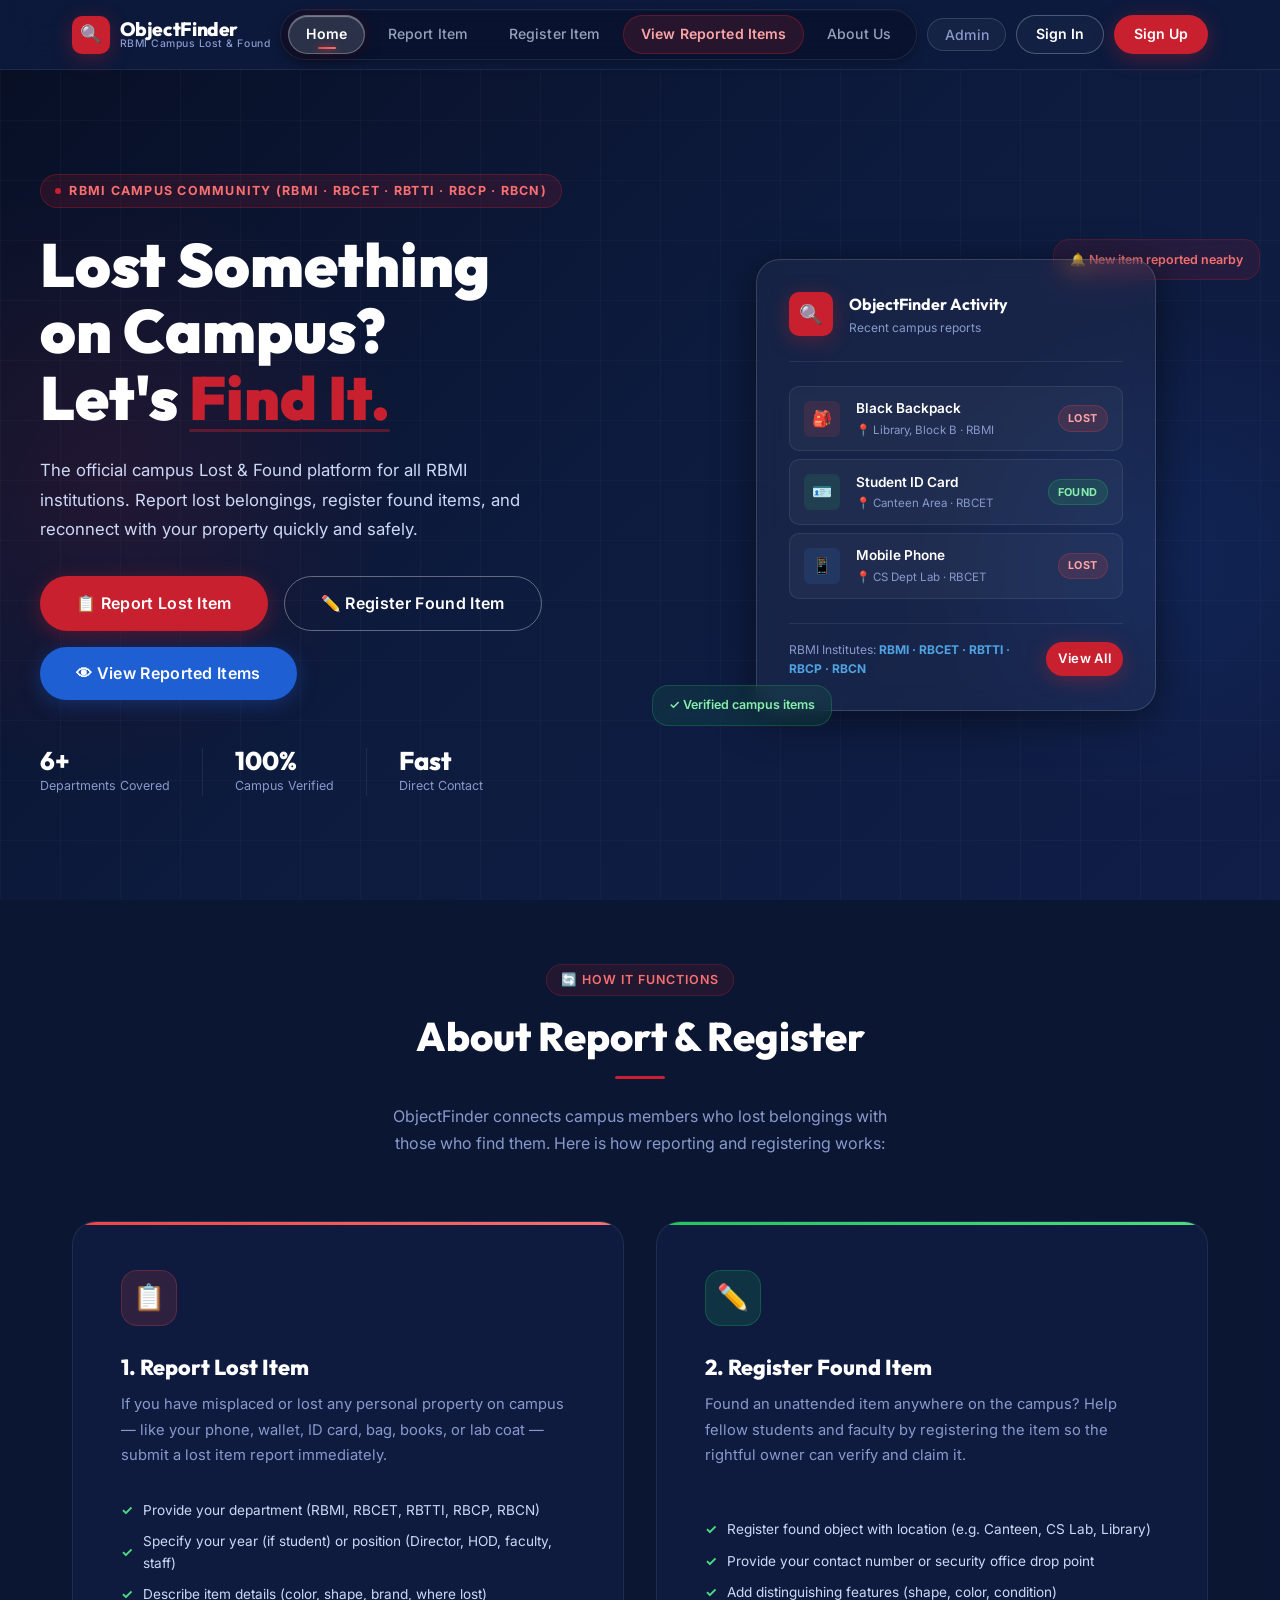
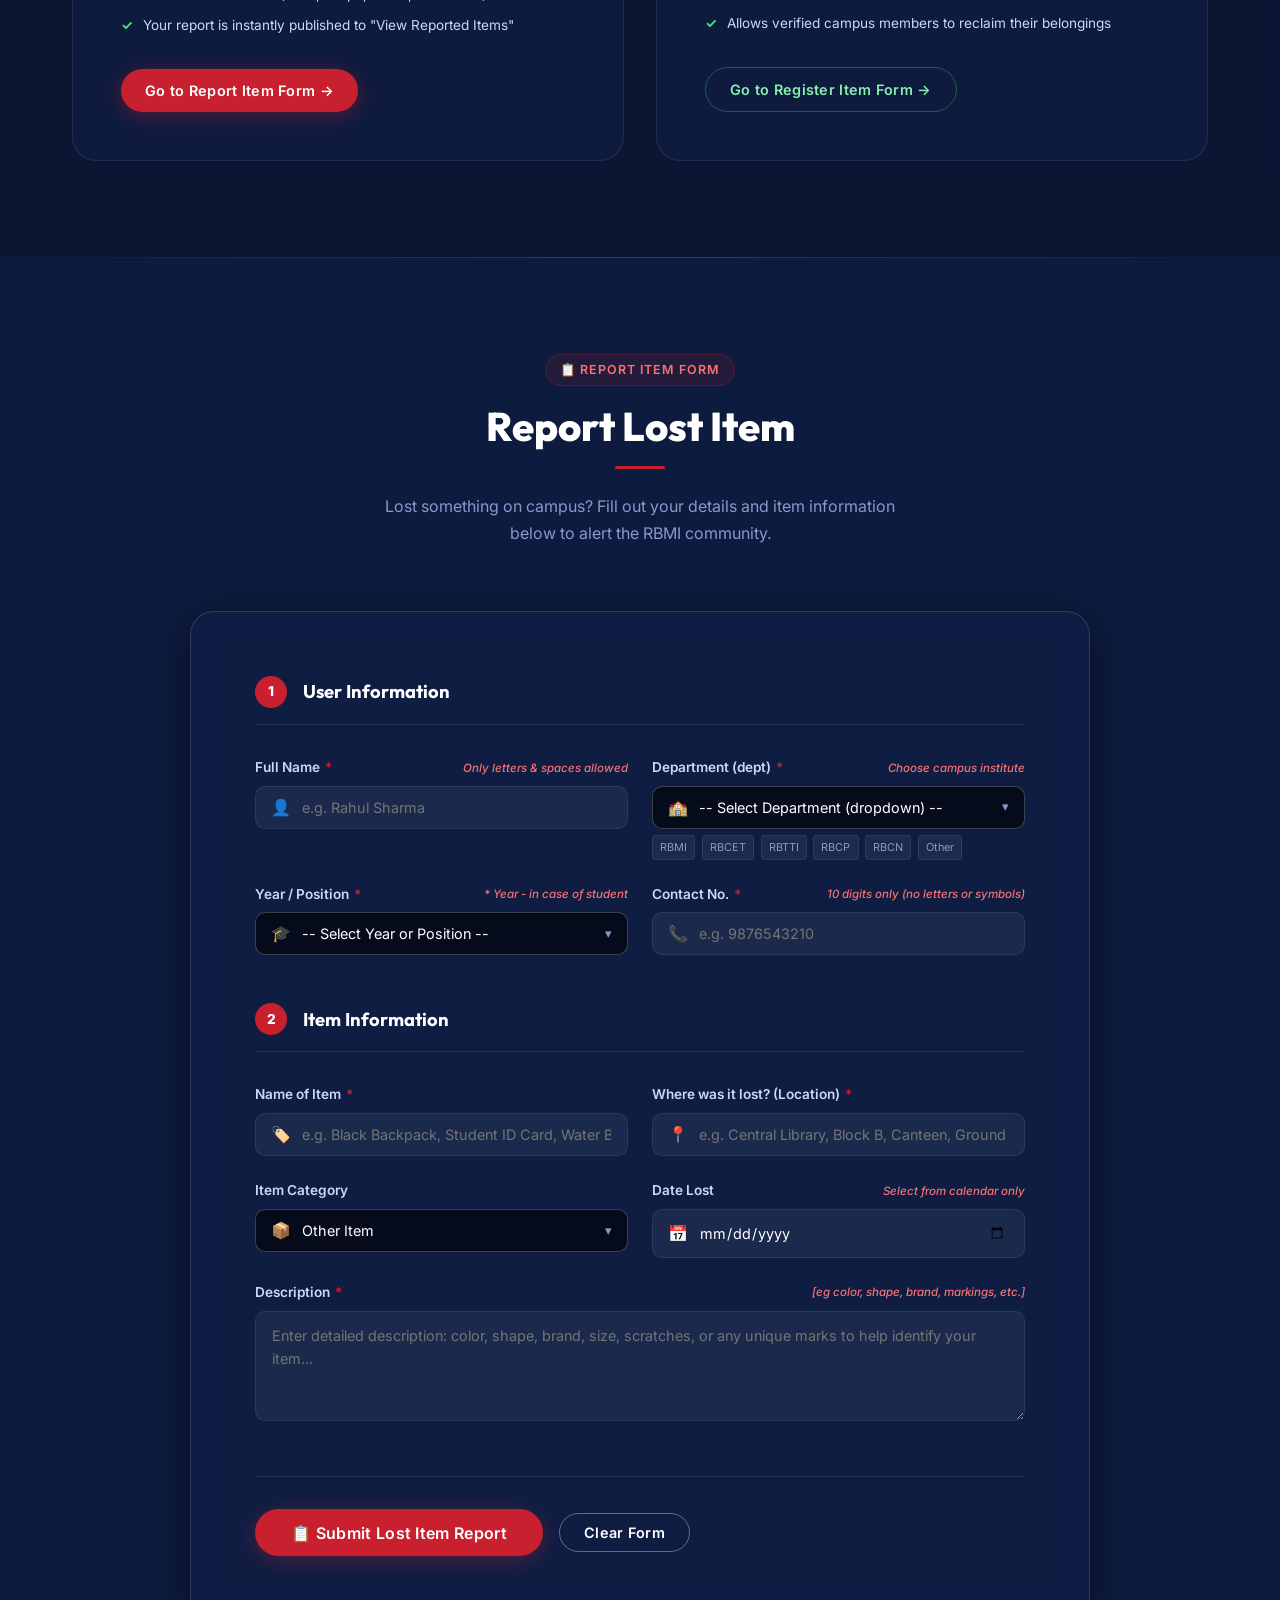
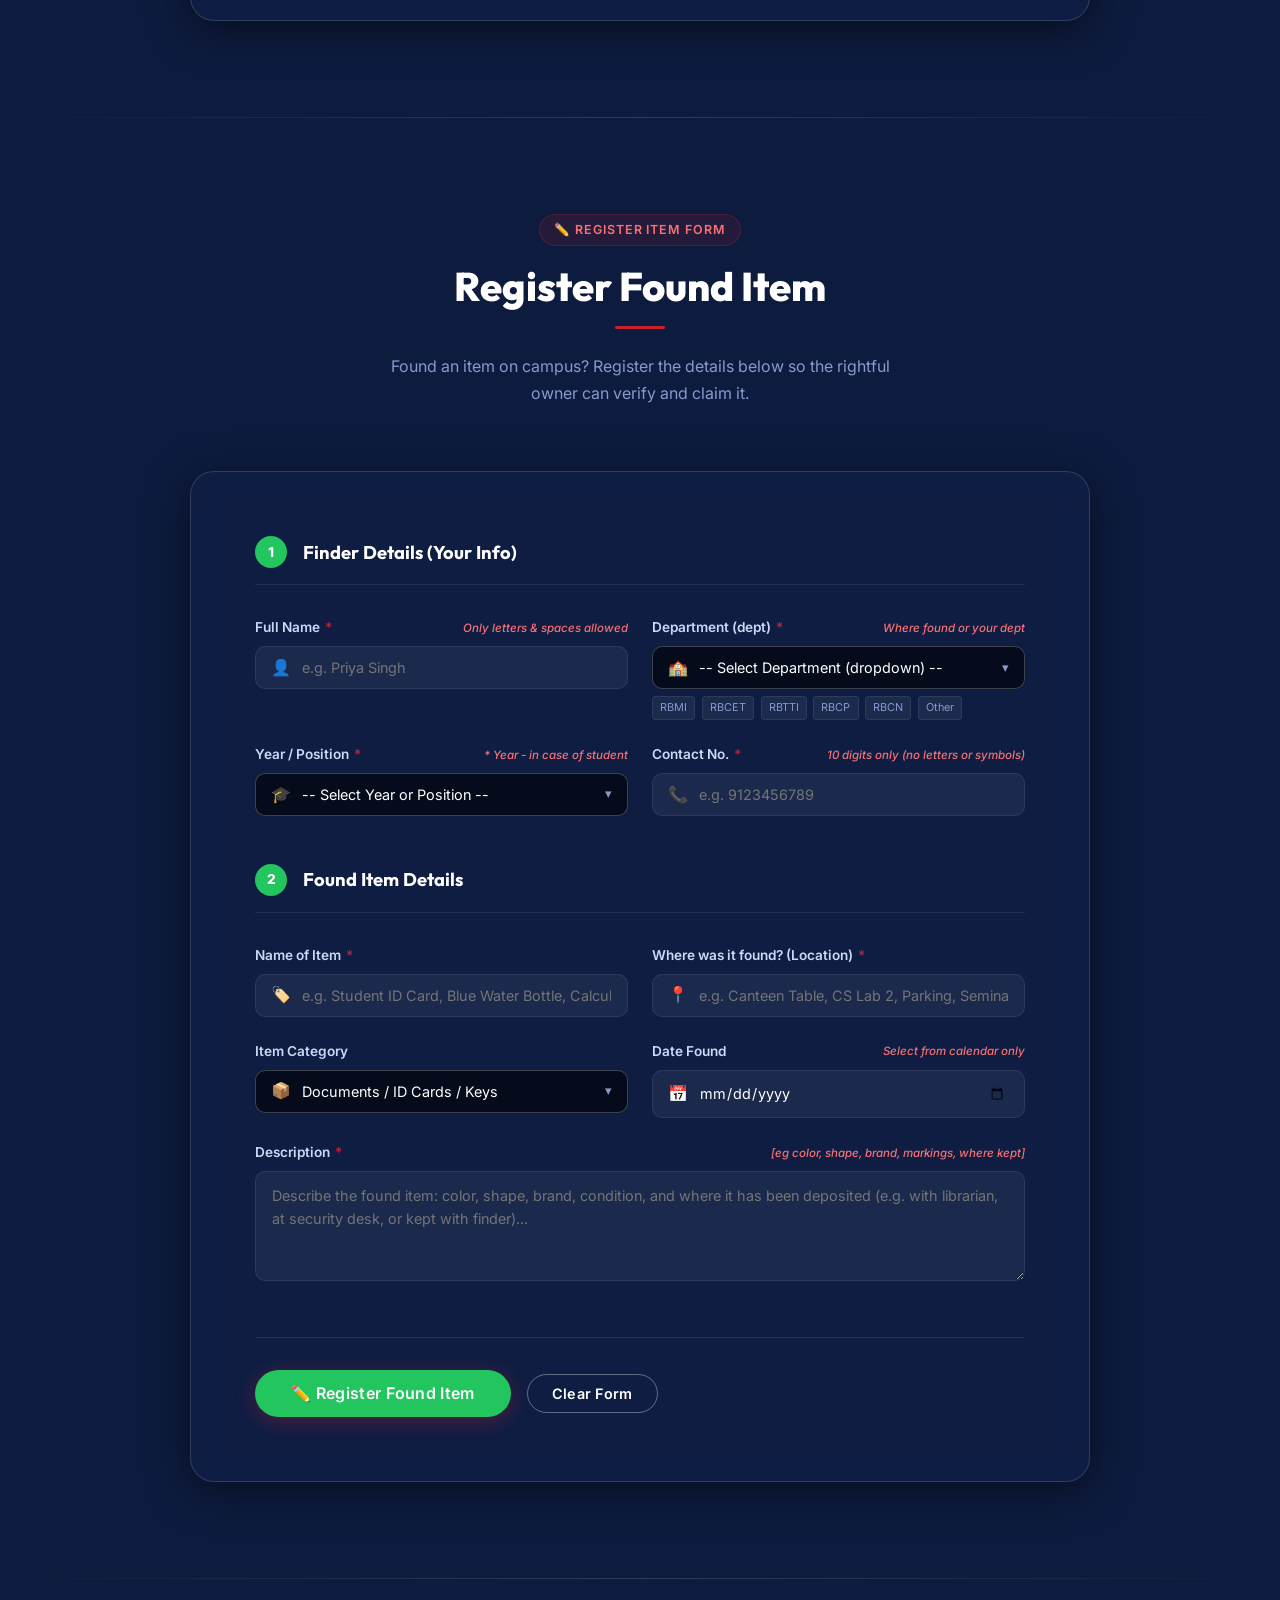
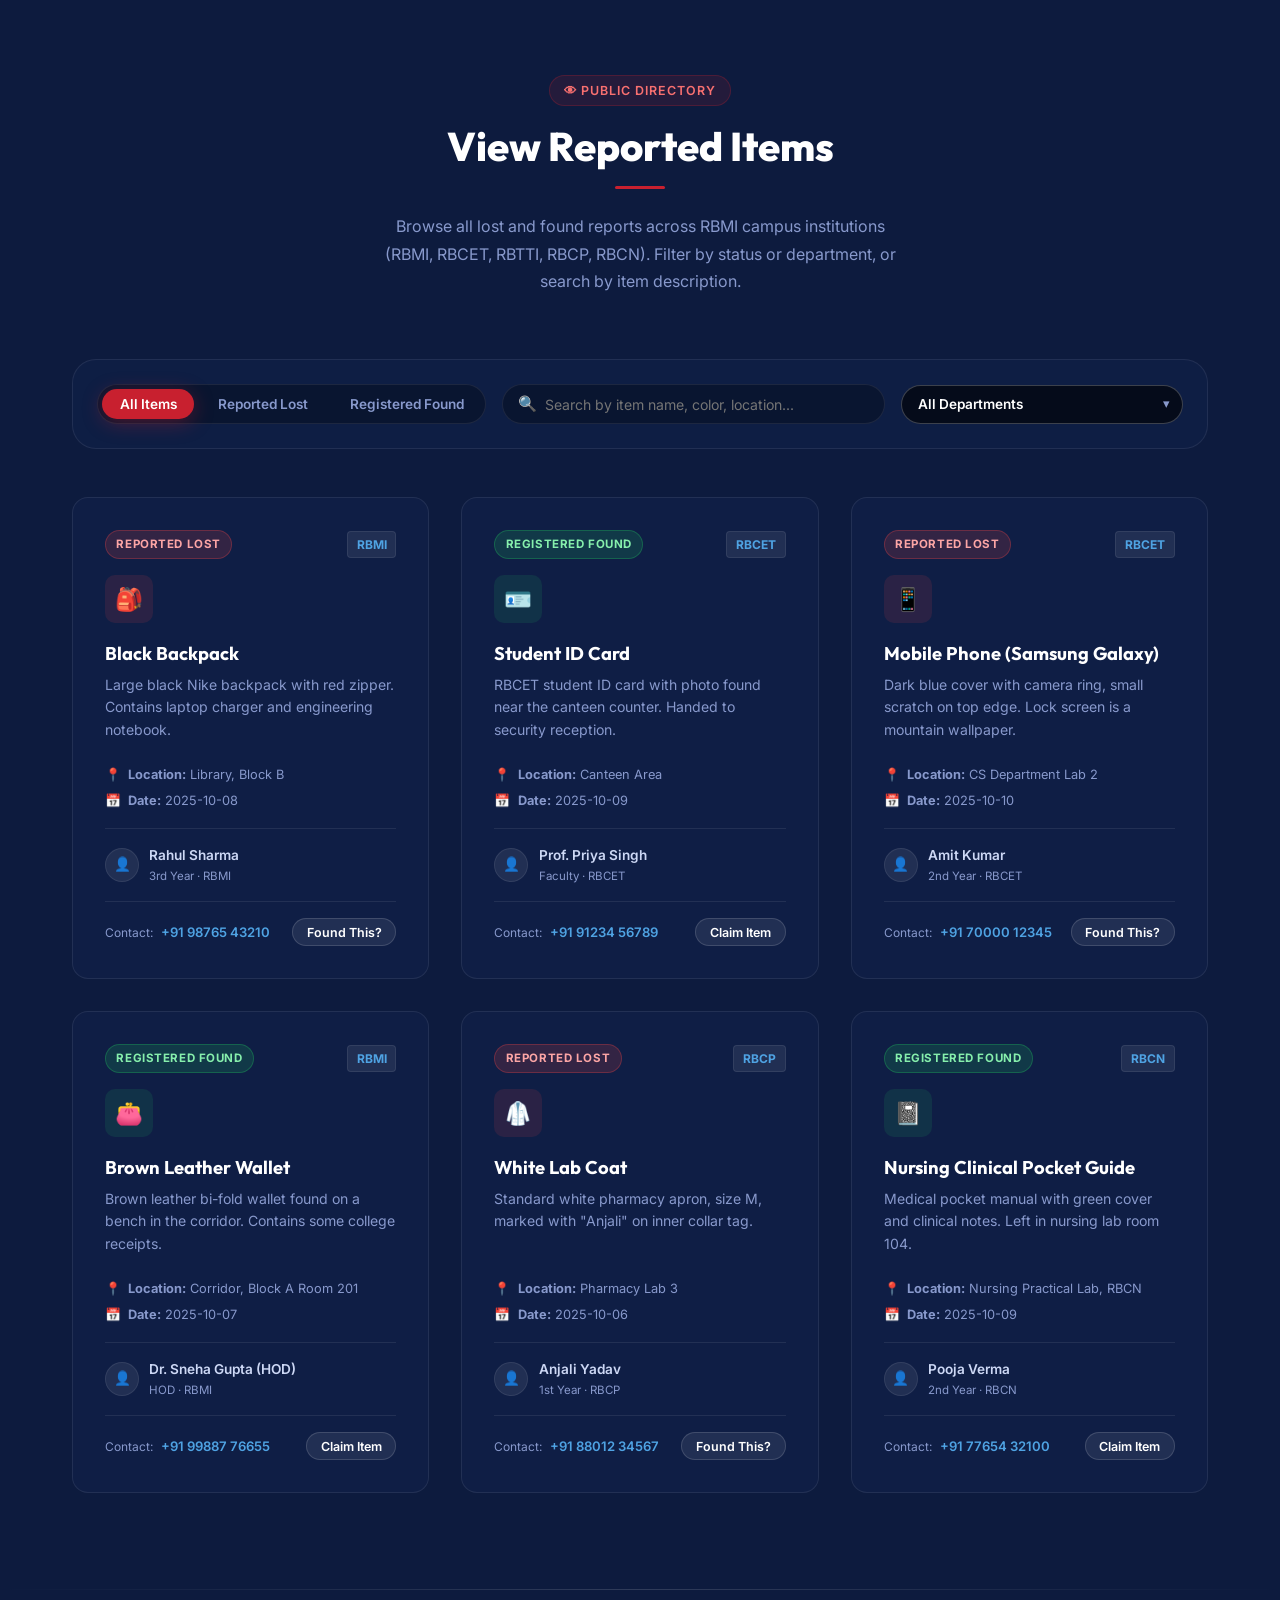
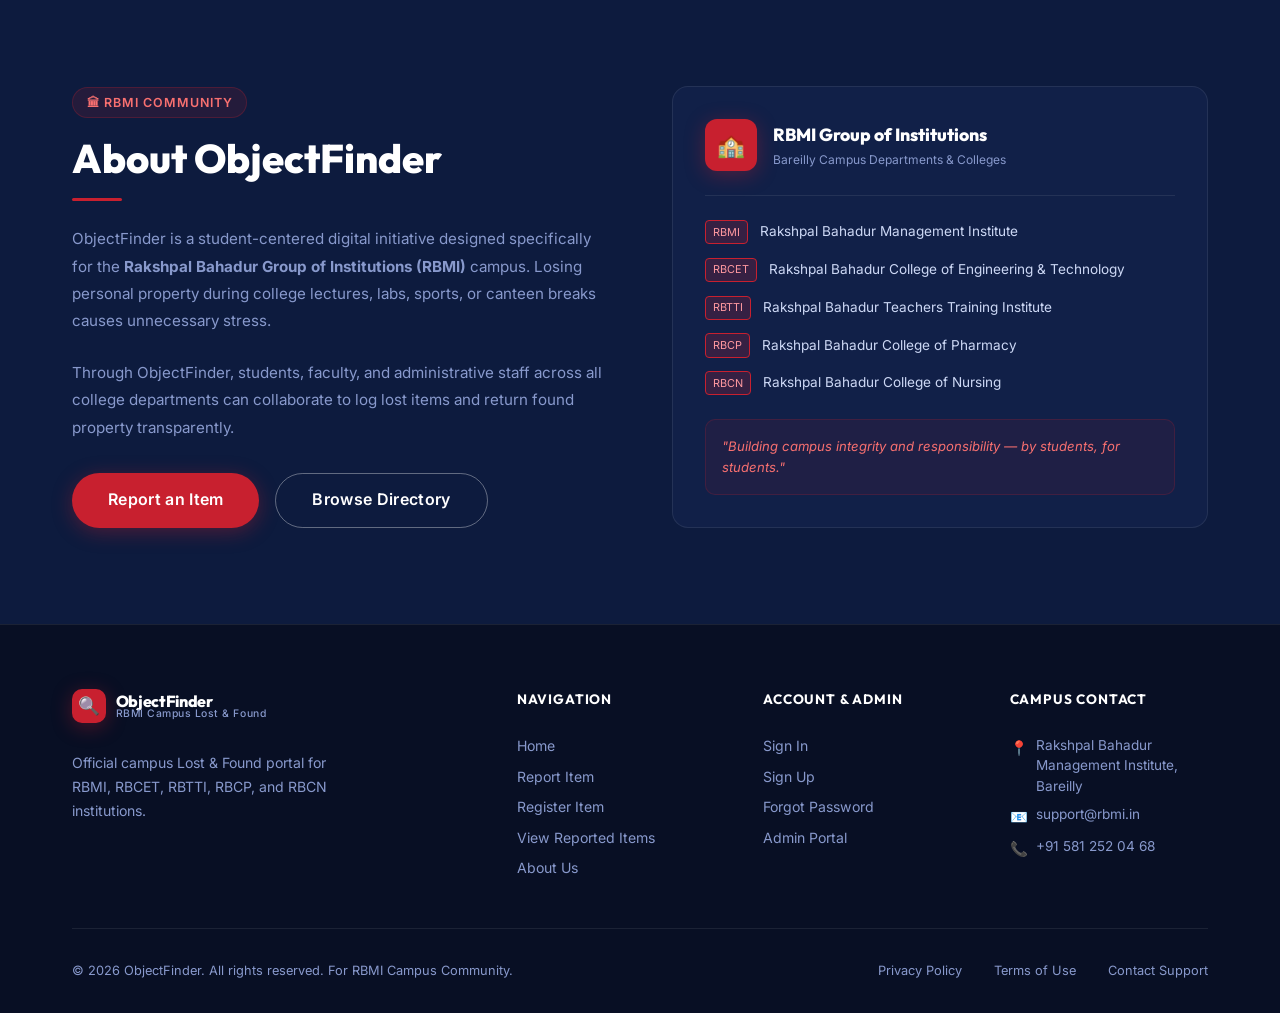
<file: ObjectFinder_Member1/index.html>
<!DOCTYPE html>
<html lang="en">
<head>
  <meta charset="UTF-8" />
  <meta name="viewport" content="width=device-width, initial-scale=1.0" />
  <meta name="description" content="ObjectFinder — Official Lost &amp; Found portal for RBMI campus community (RBMI, RBCET, RBTTI, RBCP, RBCN). Report lost items, register found belongings, and view reported items." />
  <title>ObjectFinder — RBMI Campus Lost &amp; Found</title>
  <link rel="preconnect" href="https://fonts.googleapis.com" />
  <link rel="preconnect" href="https://fonts.gstatic.com" crossorigin />
  <link rel="stylesheet" href="assets/css/style.css" />
  <link rel="stylesheet" href="assets/css/finder.css" />
</head>
<body>

<!-- ═══════════════════════════════════════════
     NAVIGATION (As per Page 2 sketch: if (user))
     Logo | Home | Report item | Register item | About us | View Reported items
════════════════════════════════════════════ -->
<nav class="navbar" id="navbar" role="navigation" aria-label="Main navigation">
  <div class="container nav-inner">
    <!-- Logo -->
    <a href="index.html" class="nav-logo" aria-label="ObjectFinder – Home">
      <div class="nav-logo-icon" aria-hidden="true">🔍</div>
      <div class="nav-logo-text">
        <span class="nav-logo-name">ObjectFinder</span>
        <span class="nav-logo-tagline">RBMI Campus Lost &amp; Found</span>
      </div>
    </a>

    <!-- Desktop links (Exact tabs as per sketch) -->
    <div class="nav-links" role="menubar">
      <a href="#home" class="nav-link active" role="menuitem">Home</a>
      <a href="#report-item" class="nav-link" role="menuitem">Report Item</a>
      <a href="#register-item" class="nav-link" role="menuitem">Register Item</a>
      <a href="#view-reported-items" class="nav-link nav-link-highlight" role="menuitem" title="Show all reported items in proper way">View Reported Items</a>
      <a href="#about" class="nav-link" role="menuitem">About Us</a>
    </div>

    <!-- Desktop actions: Admin (from top of sketch) + Auth -->
    <div class="nav-actions">
      <button type="button" class="nav-btn-admin" id="nav-admin-btn" aria-label="Open admin database portal" title="Admin Portal (Database verification)">Admin</button>
      <a href="signin.html" class="nav-btn-signin" id="nav-signin-btn">Sign In</a>
      <a href="signup.html" class="nav-btn-signup" id="nav-signup-btn">Sign Up</a>
    </div>

    <!-- Mobile Hamburger -->
    <button class="nav-hamburger" id="nav-hamburger" aria-label="Toggle navigation menu" aria-expanded="false">
      <span></span>
      <span></span>
      <span></span>
    </button>
  </div>
</nav>

<!-- Mobile nav drawer -->
<div class="nav-mobile" id="nav-mobile" role="navigation" aria-label="Mobile navigation">
  <a href="#home" class="nav-link">Home</a>
  <a href="#report-item" class="nav-link">Report Item</a>
  <a href="#register-item" class="nav-link">Register Item</a>
  <a href="#view-reported-items" class="nav-link nav-link-highlight">View Reported Items</a>
  <a href="#about" class="nav-link">About Us</a>
  <div class="nav-mobile-divider"></div>
  <div class="nav-mobile-actions">
    <button type="button" class="btn btn-secondary" id="mobile-admin-btn" style="flex:1; border-radius:8px;">Admin</button>
    <a href="signin.html" class="btn btn-secondary" style="flex:1; border-radius:8px;">Sign In</a>
    <a href="signup.html" class="btn btn-primary" style="flex:1; border-radius:8px;">Sign Up</a>
  </div>
</div>

<!-- Toast notification container -->
<div class="toast-container" id="toast-container" aria-live="polite"></div>

<!-- ═══════════════════════════════════════════
     ADMIN DATABASE VERIFICATION MODAL
     (As per top of sketch: Admin name, Admin email, Admin code, [Enter] verify from database)
════════════════════════════════════════════ -->
<div class="admin-modal-backdrop" id="admin-modal-backdrop" role="dialog" aria-modal="true" aria-labelledby="admin-modal-title">
  <div class="admin-modal-box">
    <div class="admin-modal-header">
      <div class="admin-modal-title" id="admin-modal-title">
        <span>🔐</span> Admin Portal
      </div>
      <button type="button" class="admin-modal-close" id="admin-modal-close" aria-label="Close modal">✕</button>
    </div>

    <div class="admin-db-verify-box">
      <span>ℹ️</span>
      <div>
        <strong>Database Verification:</strong> Enter your admin credentials below. The portal verifies your name, email, and admin code against the system database.
      </div>
    </div>

    <form id="admin-login-form" novalidate>
      <div class="form-grid-full">
        <label for="admin-name" class="field-label">
          <span>Admin Name <span class="required">*</span></span>
          <span class="field-subnote">Only letters &amp; spaces allowed</span>
        </label>
        <div class="input-box">
          <span class="input-box-icon" aria-hidden="true">👤</span>
          <input type="text" id="admin-name" class="field-ctrl" placeholder="e.g. Dr. Rajesh Sharma" maxlength="60" required />
        </div>
        <span class="input-hint-msg" id="hint-admin-name"></span>
      </div>

      <div class="form-grid-full">
        <label for="admin-email" class="field-label">Admin Email <span class="required">*</span></label>
        <div class="input-box">
          <span class="input-box-icon" aria-hidden="true">✉️</span>
          <input type="email" id="admin-email" class="field-ctrl" placeholder="e.g. admin@rbmi.in" required />
        </div>
      </div>

      <div class="form-grid-full">
        <label for="admin-code" class="field-label">Admin Code <span class="required">*</span></label>
        <div class="input-box">
          <span class="input-box-icon" aria-hidden="true">🔑</span>
          <input type="password" id="admin-code" class="field-ctrl" placeholder="Enter secure admin code" required />
        </div>
      </div>

      <div class="admin-db-status" id="admin-db-status" role="status" aria-live="polite"></div>

      <div style="margin-top: var(--space-xl); display: flex; gap: var(--space-md);">
        <button type="submit" class="btn btn-primary" id="admin-submit-btn" style="flex:1;">
          Enter (Verify Database)
        </button>
        <button type="button" class="btn btn-secondary" onclick="document.getElementById('admin-modal-close').click();">
          Cancel
        </button>
      </div>
    </form>
  </div>
</div>

<main>

<!-- ═══════════════════════════════════════════
     SECTION 1: HOME
     (Hero Banner + "About report & register" as sketched)
════════════════════════════════════════════ -->
<section class="hero" id="home" aria-label="Hero">
  <div class="hero-bg" aria-hidden="true"></div>
  <div class="hero-bg-grid" aria-hidden="true"></div>
  <div class="hero-bg-glow-left" aria-hidden="true"></div>
  <div class="hero-bg-glow-right" aria-hidden="true"></div>

  <div class="container hero-content">
    <div class="hero-text">
      <div class="hero-badge" aria-label="RBMI Campus Community">
        <span class="hero-badge-dot" aria-hidden="true"></span>
        RBMI Campus Community (RBMI · RBCET · RBTTI · RBCP · RBCN)
      </div>

      <h1 class="hero-title">
        Lost Something<br>on Campus?<br>
        Let's <span class="highlight">Find It.</span>
      </h1>

      <p class="hero-desc">
        The official campus Lost &amp; Found platform for all RBMI institutions.
        Report lost belongings, register found items, and reconnect with your property quickly and safely.
      </p>

      <div class="hero-cta">
        <a href="#report-item" class="btn btn-primary btn-lg" id="hero-report-btn">
          📋 Report Lost Item
        </a>
        <a href="#register-item" class="btn btn-secondary btn-lg" id="hero-register-btn">
          ✏️ Register Found Item
        </a>
        <a href="#view-reported-items" class="btn btn-blue btn-lg">
          👁 View Reported Items
        </a>
      </div>

      <div class="hero-stats" aria-label="Platform statistics">
        <div class="hero-stat-item">
          <span class="hero-stat-number">6+</span>
          <span class="hero-stat-label">Departments Covered</span>
        </div>
        <div class="hero-stat-divider" aria-hidden="true"></div>
        <div class="hero-stat-item">
          <span class="hero-stat-number">100%</span>
          <span class="hero-stat-label">Campus Verified</span>
        </div>
        <div class="hero-stat-divider" aria-hidden="true"></div>
        <div class="hero-stat-item">
          <span class="hero-stat-number">Fast</span>
          <span class="hero-stat-label">Direct Contact</span>
        </div>
      </div>
    </div>

    <!-- Right Hero Visual Card -->
    <div class="hero-visual" aria-hidden="true">
      <div class="hero-float hero-float-1">🔔 New item reported nearby</div>

      <div class="hero-card-main">
        <div class="hero-card-header">
          <div class="hero-card-logo">🔍</div>
          <div>
            <div class="hero-card-title">ObjectFinder Activity</div>
            <div class="hero-card-sub">Recent campus reports</div>
          </div>
        </div>

        <div class="hero-card-items">
          <div class="hero-item-row">
            <div class="hero-item-icon card-icon-red" style="background:rgba(239,68,68,0.12); color:#fca5a5;">🎒</div>
            <div class="hero-item-info">
              <div class="hero-item-name">Black Backpack</div>
              <div class="hero-item-loc">📍 Library, Block B · RBMI</div>
            </div>
            <span class="hero-item-badge badge-lost">Lost</span>
          </div>

          <div class="hero-item-row">
            <div class="hero-item-icon card-icon-green" style="background:rgba(34,197,94,0.12); color:#86efac;">🪪</div>
            <div class="hero-item-info">
              <div class="hero-item-name">Student ID Card</div>
              <div class="hero-item-loc">📍 Canteen Area · RBCET</div>
            </div>
            <span class="hero-item-badge badge-found">Found</span>
          </div>

          <div class="hero-item-row">
            <div class="hero-item-icon card-icon-blue" style="background:rgba(59,130,246,0.12); color:#93c5fd;">📱</div>
            <div class="hero-item-info">
              <div class="hero-item-name">Mobile Phone</div>
              <div class="hero-item-loc">📍 CS Dept Lab · RBCET</div>
            </div>
            <span class="hero-item-badge badge-lost">Lost</span>
          </div>
        </div>

        <div class="hero-card-footer">
          <span class="hero-card-note">RBMI Institutes: <strong>RBMI · RBCET · RBTTI · RBCP · RBCN</strong></span>
          <a href="#view-reported-items" class="btn btn-primary btn-sm">View All</a>
        </div>
      </div>

      <div class="hero-float hero-float-2">✓ Verified campus items</div>
    </div>
  </div>
</section>

<!-- ═══════════════════════════════════════════
     HOME: ABOUT REPORT & REGISTER SECTION
     (Directly drawn in the sketch box: "About report & register")
════════════════════════════════════════════ -->
<section class="section" id="about-report-register" aria-labelledby="arr-title" style="padding-top: var(--space-3xl); background: rgba(8,15,36,0.4);">
  <div class="container">
    <header class="section-header">
      <div class="section-label" aria-hidden="true">🔄 How It Functions</div>
      <h2 class="section-title" id="arr-title">About Report &amp; Register</h2>
      <div class="section-underline" aria-hidden="true"></div>
      <p class="section-sub">
        ObjectFinder connects campus members who lost belongings with those who find them.
        Here is how reporting and registering works:
      </p>
    </header>

    <div class="report-register-overview">
      <!-- Card 1: About Report Item -->
      <article class="rr-card rr-card-lost">
        <div class="rr-icon rr-icon-lost" aria-hidden="true">📋</div>
        <h3 class="rr-title">1. Report Lost Item</h3>
        <p class="rr-desc">
          If you have misplaced or lost any personal property on campus — like your phone, wallet, ID card, bag, books, or lab coat — submit a lost item report immediately.
        </p>
        <div class="rr-points">
          <div class="rr-point">
            <span class="rr-point-icon">✓</span>
            <span>Provide your department (RBMI, RBCET, RBTTI, RBCP, RBCN)</span>
          </div>
          <div class="rr-point">
            <span class="rr-point-icon">✓</span>
            <span>Specify your year (if student) or position (Director, HOD, faculty, staff)</span>
          </div>
          <div class="rr-point">
            <span class="rr-point-icon">✓</span>
            <span>Describe item details (color, shape, brand, where lost)</span>
          </div>
          <div class="rr-point">
            <span class="rr-point-icon">✓</span>
            <span>Your report is instantly published to "View Reported Items"</span>
          </div>
        </div>
        <a href="#report-item" class="btn btn-primary" style="align-self:flex-start;">
          Go to Report Item Form →
        </a>
      </article>

      <!-- Card 2: About Register Item -->
      <article class="rr-card rr-card-found">
        <div class="rr-icon rr-icon-found" aria-hidden="true">✏️</div>
        <h3 class="rr-title">2. Register Found Item</h3>
        <p class="rr-desc">
          Found an unattended item anywhere on the campus? Help fellow students and faculty by registering the item so the rightful owner can verify and claim it.
        </p>
        <div class="rr-points">
          <div class="rr-point">
            <span class="rr-point-icon">✓</span>
            <span>Register found object with location (e.g. Canteen, CS Lab, Library)</span>
          </div>
          <div class="rr-point">
            <span class="rr-point-icon">✓</span>
            <span>Provide your contact number or security office drop point</span>
          </div>
          <div class="rr-point">
            <span class="rr-point-icon">✓</span>
            <span>Add distinguishing features (shape, color, condition)</span>
          </div>
          <div class="rr-point">
            <span class="rr-point-icon">✓</span>
            <span>Allows verified campus members to reclaim their belongings</span>
          </div>
        </div>
        <a href="#register-item" class="btn btn-secondary" style="align-self:flex-start; border-color:rgba(34,197,94,0.4); color:#86efac;">
          Go to Register Item Form →
        </a>
      </article>
    </div>
  </div>
</section>

<div class="section-divider"></div>

<!-- ═══════════════════════════════════════════
     SECTION 2: REPORT ITEM
     (Exact fields as sketched:
      user info: dept [dropdown: RBMI, RBCET, RBTTI, RBCP, RBCN, Other],
      year/position [faculty, hod, etc], contact no.
      * year - in case of student
      Item info: name of items, description [eg color, shape, etc.])
════════════════════════════════════════════ -->
<section class="section" id="report-item" aria-labelledby="report-section-title">
  <div class="container">
    <header class="section-header">
      <div class="section-label" aria-hidden="true">📋 Report Item Form</div>
      <h2 class="section-title" id="report-section-title">Report Lost Item</h2>
      <div class="section-underline" aria-hidden="true"></div>
      <p class="section-sub">
        Lost something on campus? Fill out your details and item information below to alert the RBMI community.
      </p>
    </header>

    <div class="finder-form-card">
      <form id="report-lost-form" novalidate aria-label="Report Lost Item Form">

        <!-- ── USER INFO (As specified in sketch) ── -->
        <div class="form-section-banner">
          <div class="form-section-badge">1</div>
          <h3 class="form-section-heading">User Information</h3>
        </div>

        <div class="form-grid-2">
          <!-- Full Name -->
          <div>
            <label for="r-name" class="field-label">
              <span>Full Name <span class="required">*</span></span>
              <span class="field-subnote">Only letters &amp; spaces allowed</span>
            </label>
            <div class="input-box">
              <span class="input-box-icon" aria-hidden="true">👤</span>
              <input type="text" id="r-name" class="field-ctrl" placeholder="e.g. Rahul Sharma" autocomplete="name" maxlength="50" required />
            </div>
            <span class="input-hint-msg" id="hint-r-name"></span>
          </div>

          <!-- Department dropdown — RBMI, RBCET, RBTTI, RBCP, RBCN, Other -->
          <div>
            <label for="r-dept" class="field-label">
              <span>Department (dept) <span class="required">*</span></span>
              <span class="field-subnote">Choose campus institute</span>
            </label>
            <div class="input-box">
              <span class="input-box-icon" aria-hidden="true">🏫</span>
              <select id="r-dept" class="field-ctrl" required>
                <option value="" disabled selected>-- Select Department (dropdown) --</option>
                <option value="RBMI">RBMI — Rakshpal Bahadur Management Institute</option>
                <option value="RBCET">RBCET — Rakshpal Bahadur College of Engineering &amp; Technology</option>
                <option value="RBTTI">RBTTI — Rakshpal Bahadur Teachers Training Institute</option>
                <option value="RBCP">RBCP — Rakshpal Bahadur College of Pharmacy</option>
                <option value="RBCN">RBCN — Rakshpal Bahadur College of Nursing</option>
                <option value="Other">Other Department</option>
              </select>
              <span class="select-arrow" aria-hidden="true">▾</span>
            </div>
            <div class="dept-tags-preview">
              <span class="dept-tag">RBMI</span>
              <span class="dept-tag">RBCET</span>
              <span class="dept-tag">RBTTI</span>
              <span class="dept-tag">RBCP</span>
              <span class="dept-tag">RBCN</span>
              <span class="dept-tag">Other</span>
            </div>
          </div>
        </div>

        <div class="form-grid-2">
          <!-- Year / Position (faculty, hod, etc.) + * Year - in case of student -->
          <div>
            <label for="r-position" class="field-label">
              <span>Year / Position <span class="required">*</span></span>
              <span class="field-subnote">* Year - in case of student</span>
            </label>
            <div class="input-box">
              <span class="input-box-icon" aria-hidden="true">🎓</span>
              <select id="r-position" class="field-ctrl" required>
                <option value="" disabled selected>-- Select Year or Position --</option>
                <optgroup label="Student (Select Year)">
                  <option value="1st Year">1st Year (Student)</option>
                  <option value="2nd Year">2nd Year (Student)</option>
                  <option value="3rd Year">3rd Year (Student)</option>
                  <option value="4th Year">4th Year (Student)</option>
                </optgroup>
                <optgroup label="Faculty &amp; Administration (Position)">
                  <option value="Director">Director</option>
                  <option value="HOD">HOD (Head of Department)</option>
                  <option value="Faculty">Faculty (Professor / Lecturer)</option>
                  <option value="Lab Assistant">Lab Assistant</option>
                  <option value="Staff">Non-Teaching Staff</option>
                  <option value="Other">Other Position</option>
                </optgroup>
              </select>
              <span class="select-arrow" aria-hidden="true">▾</span>
            </div>
          </div>

          <!-- Contact No. (As in sketch) -->
          <div>
            <label for="r-contact" class="field-label">
              <span>Contact No. <span class="required">*</span></span>
              <span class="field-subnote">10 digits only (no letters or symbols)</span>
            </label>
            <div class="input-box">
              <span class="input-box-icon" aria-hidden="true">📞</span>
              <input type="tel" id="r-contact" class="field-ctrl" placeholder="e.g. 9876543210" autocomplete="tel" inputmode="numeric" maxlength="10" required />
            </div>
            <span class="input-hint-msg" id="hint-r-contact"></span>
          </div>
        </div>

        <!-- ── ITEM INFO (As specified in sketch) ── -->
        <div class="form-section-banner" style="margin-top: var(--space-2xl);">
          <div class="form-section-badge">2</div>
          <h3 class="form-section-heading">Item Information</h3>
        </div>

        <div class="form-grid-2">
          <!-- Name of items -->
          <div>
            <label for="r-item-name" class="field-label">
              <span>Name of Item <span class="required">*</span></span>
            </label>
            <div class="input-box">
              <span class="input-box-icon" aria-hidden="true">🏷️</span>
              <input type="text" id="r-item-name" class="field-ctrl" placeholder="e.g. Black Backpack, Student ID Card, Water Bottle" required />
            </div>
          </div>

          <!-- Where was it lost / Location -->
          <div>
            <label for="r-location" class="field-label">
              <span>Where was it lost? (Location) <span class="required">*</span></span>
            </label>
            <div class="input-box">
              <span class="input-box-icon" aria-hidden="true">📍</span>
              <input type="text" id="r-location" class="field-ctrl" placeholder="e.g. Central Library, Block B, Canteen, Ground" required />
            </div>
          </div>
        </div>

        <div class="form-grid-2">
          <!-- Category -->
          <div>
            <label for="r-category" class="field-label">
              <span>Item Category</span>
            </label>
            <div class="input-box">
              <span class="input-box-icon" aria-hidden="true">📦</span>
              <select id="r-category" class="field-ctrl">
                <option value="Electronics">Electronics (Mobile, Laptop, Earphones)</option>
                <option value="Documents">Documents / ID Cards / Admit Card</option>
                <option value="Clothing / Bags">Bags / Backpacks / Clothing / Apron</option>
                <option value="Accessories">Accessories (Wallet, Watch, Keys)</option>
                <option value="Stationery">Books / Notebooks / Notes</option>
                <option value="Other" selected>Other Item</option>
              </select>
              <span class="select-arrow" aria-hidden="true">▾</span>
            </div>
          </div>

          <!-- Date Lost -->
          <div>
            <label for="r-date" class="field-label">
              <span>Date Lost</span>
              <span class="field-subnote">Select from calendar only</span>
            </label>
            <div class="input-box">
              <span class="input-box-icon" aria-hidden="true">📅</span>
              <input type="date" id="r-date" class="field-ctrl date-picker-input" onkeydown="return false;" autocomplete="off" />
            </div>
          </div>
        </div>

        <!-- Description - [eg color, shape, etc.] (Exact note from sketch) -->
        <div class="form-grid-full">
          <label for="r-item-desc" class="field-label">
            <span>Description <span class="required">*</span></span>
            <span class="field-subnote">[eg color, shape, brand, markings, etc.]</span>
          </label>
          <textarea id="r-item-desc" class="field-ctrl" placeholder="Enter detailed description: color, shape, brand, size, scratches, or any unique marks to help identify your item..." required></textarea>
        </div>

        <div class="form-actions-bar">
          <button type="submit" class="btn btn-primary btn-lg" id="submit-report-btn">
            📋 Submit Lost Item Report
          </button>
          <button type="reset" class="btn btn-secondary">
            Clear Form
          </button>
        </div>
      </form>
    </div>
  </div>
</section>

<div class="section-divider"></div>

<!-- ═══════════════════════════════════════════
     SECTION 3: REGISTER ITEM
     (For Found Items: Register item with dept, position, contact, item name, description)
════════════════════════════════════════════ -->
<section class="section" id="register-item" aria-labelledby="register-section-title">
  <div class="container">
    <header class="section-header">
      <div class="section-label" aria-hidden="true">✏️ Register Item Form</div>
      <h2 class="section-title" id="register-section-title">Register Found Item</h2>
      <div class="section-underline" aria-hidden="true"></div>
      <p class="section-sub">
        Found an item on campus? Register the details below so the rightful owner can verify and claim it.
      </p>
    </header>

    <div class="finder-form-card">
      <form id="register-found-form" novalidate aria-label="Register Found Item Form">

        <!-- ── USER INFO (Finder) ── -->
        <div class="form-section-banner">
          <div class="form-section-badge badge-green">1</div>
          <h3 class="form-section-heading">Finder Details (Your Info)</h3>
        </div>

        <div class="form-grid-2">
          <!-- Full Name -->
          <div>
            <label for="reg-name" class="field-label">
              <span>Full Name <span class="required">*</span></span>
              <span class="field-subnote">Only letters &amp; spaces allowed</span>
            </label>
            <div class="input-box">
              <span class="input-box-icon" aria-hidden="true">👤</span>
              <input type="text" id="reg-name" class="field-ctrl" placeholder="e.g. Priya Singh" autocomplete="name" maxlength="50" required />
            </div>
            <span class="input-hint-msg" id="hint-reg-name"></span>
          </div>

          <!-- Department dropdown — RBMI, RBCET, RBTTI, RBCP, RBCN, Other -->
          <div>
            <label for="reg-dept" class="field-label">
              <span>Department (dept) <span class="required">*</span></span>
              <span class="field-subnote">Where found or your dept</span>
            </label>
            <div class="input-box">
              <span class="input-box-icon" aria-hidden="true">🏫</span>
              <select id="reg-dept" class="field-ctrl" required>
                <option value="" disabled selected>-- Select Department (dropdown) --</option>
                <option value="RBMI">RBMI — Rakshpal Bahadur Management Institute</option>
                <option value="RBCET">RBCET — Rakshpal Bahadur College of Engineering &amp; Technology</option>
                <option value="RBTTI">RBTTI — Rakshpal Bahadur Teachers Training Institute</option>
                <option value="RBCP">RBCP — Rakshpal Bahadur College of Pharmacy</option>
                <option value="RBCN">RBCN — Rakshpal Bahadur College of Nursing</option>
                <option value="Other">Other Department</option>
              </select>
              <span class="select-arrow" aria-hidden="true">▾</span>
            </div>
            <div class="dept-tags-preview">
              <span class="dept-tag">RBMI</span>
              <span class="dept-tag">RBCET</span>
              <span class="dept-tag">RBTTI</span>
              <span class="dept-tag">RBCP</span>
              <span class="dept-tag">RBCN</span>
              <span class="dept-tag">Other</span>
            </div>
          </div>
        </div>

        <div class="form-grid-2">
          <!-- Year / Position (faculty, hod, etc.) + * Year - in case of student -->
          <div>
            <label for="reg-position" class="field-label">
              <span>Year / Position <span class="required">*</span></span>
              <span class="field-subnote">* Year - in case of student</span>
            </label>
            <div class="input-box">
              <span class="input-box-icon" aria-hidden="true">🎓</span>
              <select id="reg-position" class="field-ctrl" required>
                <option value="" disabled selected>-- Select Year or Position --</option>
                <optgroup label="Student (Select Year)">
                  <option value="1st Year">1st Year (Student)</option>
                  <option value="2nd Year">2nd Year (Student)</option>
                  <option value="3rd Year">3rd Year (Student)</option>
                  <option value="4th Year">4th Year (Student)</option>
                </optgroup>
                <optgroup label="Faculty &amp; Administration (Position)">
                  <option value="Director">Director</option>
                  <option value="HOD">HOD (Head of Department)</option>
                  <option value="Faculty">Faculty (Professor / Lecturer)</option>
                  <option value="Lab Assistant">Lab Assistant</option>
                  <option value="Staff">Non-Teaching Staff</option>
                  <option value="Other">Other Position</option>
                </optgroup>
              </select>
              <span class="select-arrow" aria-hidden="true">▾</span>
            </div>
          </div>

          <!-- Contact No. -->
          <div>
            <label for="reg-contact" class="field-label">
              <span>Contact No. <span class="required">*</span></span>
              <span class="field-subnote">10 digits only (no letters or symbols)</span>
            </label>
            <div class="input-box">
              <span class="input-box-icon" aria-hidden="true">📞</span>
              <input type="tel" id="reg-contact" class="field-ctrl" placeholder="e.g. 9123456789" autocomplete="tel" inputmode="numeric" maxlength="10" required />
            </div>
            <span class="input-hint-msg" id="hint-reg-contact"></span>
          </div>
        </div>

        <!-- ── ITEM INFO ── -->
        <div class="form-section-banner" style="margin-top: var(--space-2xl);">
          <div class="form-section-badge badge-green">2</div>
          <h3 class="form-section-heading">Found Item Details</h3>
        </div>

        <div class="form-grid-2">
          <!-- Name of items -->
          <div>
            <label for="reg-item-name" class="field-label">
              <span>Name of Item <span class="required">*</span></span>
            </label>
            <div class="input-box">
              <span class="input-box-icon" aria-hidden="true">🏷️</span>
              <input type="text" id="reg-item-name" class="field-ctrl" placeholder="e.g. Student ID Card, Blue Water Bottle, Calculator" required />
            </div>
          </div>

          <!-- Where was it found / Location -->
          <div>
            <label for="reg-location" class="field-label">
              <span>Where was it found? (Location) <span class="required">*</span></span>
            </label>
            <div class="input-box">
              <span class="input-box-icon" aria-hidden="true">📍</span>
              <input type="text" id="reg-location" class="field-ctrl" placeholder="e.g. Canteen Table, CS Lab 2, Parking, Seminar Room" required />
            </div>
          </div>
        </div>

        <div class="form-grid-2">
          <!-- Category -->
          <div>
            <label for="reg-category" class="field-label">
              <span>Item Category</span>
            </label>
            <div class="input-box">
              <span class="input-box-icon" aria-hidden="true">📦</span>
              <select id="reg-category" class="field-ctrl">
                <option value="Electronics">Electronics (Mobile, Laptop, Charger)</option>
                <option value="Documents" selected>Documents / ID Cards / Keys</option>
                <option value="Clothing / Bags">Bags / Backpacks / Clothing / Apron</option>
                <option value="Accessories">Accessories (Wallet, Watch, Glasses)</option>
                <option value="Stationery">Books / Notebooks / Notes</option>
                <option value="Other">Other Item</option>
              </select>
              <span class="select-arrow" aria-hidden="true">▾</span>
            </div>
          </div>

          <!-- Date Found -->
          <div>
            <label for="reg-date" class="field-label">
              <span>Date Found</span>
              <span class="field-subnote">Select from calendar only</span>
            </label>
            <div class="input-box">
              <span class="input-box-icon" aria-hidden="true">📅</span>
              <input type="date" id="reg-date" class="field-ctrl date-picker-input" onkeydown="return false;" autocomplete="off" />
            </div>
          </div>
        </div>

        <!-- Description - [eg color, shape, etc.] -->
        <div class="form-grid-full">
          <label for="reg-item-desc" class="field-label">
            <span>Description <span class="required">*</span></span>
            <span class="field-subnote">[eg color, shape, brand, markings, where kept]</span>
          </label>
          <textarea id="reg-item-desc" class="field-ctrl" placeholder="Describe the found item: color, shape, brand, condition, and where it has been deposited (e.g. with librarian, at security desk, or kept with finder)..." required></textarea>
        </div>

        <div class="form-actions-bar">
          <button type="submit" class="btn btn-primary btn-lg" id="submit-register-btn" style="background:#22c55e; border-color:#22c55e;">
            ✏️ Register Found Item
          </button>
          <button type="reset" class="btn btn-secondary">
            Clear Form
          </button>
        </div>
      </form>
    </div>
  </div>
</section>

<div class="section-divider"></div>

<!-- ═══════════════════════════════════════════
     SECTION 4: VIEW REPORTED ITEMS
     (As sketched: "show all reported items in proper way")
════════════════════════════════════════════ -->
<section class="section" id="view-reported-items" aria-labelledby="view-section-title">
  <div class="container">
    <header class="section-header">
      <div class="section-label" aria-hidden="true">👁 Public Directory</div>
      <h2 class="section-title" id="view-section-title">View Reported Items</h2>
      <div class="section-underline" aria-hidden="true"></div>
      <p class="section-sub">
        Browse all lost and found reports across RBMI campus institutions (RBMI, RBCET, RBTTI, RBCP, RBCN).
        Filter by status or department, or search by item description.
      </p>
    </header>

    <!-- Filter & Search Bar -->
    <div class="view-items-controls" role="search" aria-label="Filter and search reported items">
      <!-- Status Pills -->
      <div class="filter-pills" role="tablist" aria-label="Item status filter">
        <button type="button" class="filter-pill active" data-filter="all" role="tab" aria-selected="true">
          All Items
        </button>
        <button type="button" class="filter-pill" data-filter="lost" role="tab" aria-selected="false">
          Reported Lost
        </button>
        <button type="button" class="filter-pill pill-found" data-filter="found" role="tab" aria-selected="false">
          Registered Found
        </button>
      </div>

      <!-- Live Search Box -->
      <div class="search-box-wrap">
        <span class="search-icon" aria-hidden="true">🔍</span>
        <input type="search" id="items-search-input" class="search-input" placeholder="Search by item name, color, location..." aria-label="Search items" />
      </div>

      <!-- Department Filter Dropdown (RBMI, RBCET, RBTTI, RBCP, RBCN, Other) -->
      <div class="dept-filter-select-wrap">
        <select id="items-dept-filter" class="dept-filter-select" aria-label="Filter by department">
          <option value="all">All Departments</option>
          <option value="RBMI">RBMI (Management Institute)</option>
          <option value="RBCET">RBCET (Engineering &amp; Technology)</option>
          <option value="RBTTI">RBTTI (Teachers Training)</option>
          <option value="RBCP">RBCP (Pharmacy)</option>
          <option value="RBCN">RBCN (Nursing)</option>
          <option value="Other">Other</option>
        </select>
        <span class="select-arrow" aria-hidden="true" style="right: 0.8rem;">▾</span>
      </div>
    </div>

    <!-- Items Grid (Cards rendered properly as per sketch) -->
    <div class="reported-items-grid" id="reported-items-grid" aria-live="polite">
      <!-- Dynamically rendered by assets/js/finder.js -->
    </div>

    <!-- Empty State -->
    <div class="empty-items-state" id="empty-items-state" style="display:none;">
      <div class="empty-state-icon" aria-hidden="true">🔍</div>
      <h3 style="font-family:var(--font-heading); color:var(--clr-white); font-size:1.2rem; margin-bottom:0.5rem;">No Reported Items Found</h3>
      <p style="color:var(--clr-muted); font-size:0.9rem;">No items match your active filter or search term. Try resetting your search or department filter.</p>
    </div>
  </div>
</section>

<div class="section-divider"></div>

<!-- ═══════════════════════════════════════════
     SECTION 5: ABOUT US
     (Details about ObjectFinder & RBMI Campus)
════════════════════════════════════════════ -->
<section class="section" id="about" aria-labelledby="about-title">
  <div class="container">
    <div style="display:grid; grid-template-columns:1fr 1fr; gap:4rem; align-items:center;">
      <!-- Text -->
      <div>
        <div class="section-label" style="margin-bottom:1rem;" aria-hidden="true">🏛 RBMI Community</div>
        <h2 class="section-title" id="about-title" style="text-align:left; margin-bottom:1rem;">
          About ObjectFinder
        </h2>
        <div style="width:50px; height:3px; background:var(--clr-red); border-radius:99px; margin-bottom:1.5rem;"></div>
        <p style="color:var(--clr-muted); font-size:0.95rem; line-height:1.8; margin-bottom:1.5rem;">
          ObjectFinder is a student-centered digital initiative designed specifically for the <strong>Rakshpal Bahadur Group of Institutions (RBMI)</strong> campus.
          Losing personal property during college lectures, labs, sports, or canteen breaks causes unnecessary stress.
        </p>
        <p style="color:var(--clr-muted); font-size:0.95rem; line-height:1.8; margin-bottom:2rem;">
          Through ObjectFinder, students, faculty, and administrative staff across all college departments can collaborate to log lost items and return found property transparently.
        </p>
        <div style="display:flex; gap:1rem; flex-wrap:wrap;">
          <a href="#report-item" class="btn btn-primary btn-lg">
            Report an Item
          </a>
          <a href="#view-reported-items" class="btn btn-secondary btn-lg">
            Browse Directory
          </a>
        </div>
      </div>

      <!-- Campus Departments List Card -->
      <div>
        <div class="card" style="background:var(--clr-navy-mid);">
          <div style="display:flex; align-items:center; gap:1rem; margin-bottom:1.5rem; padding-bottom:1.5rem; border-bottom:1px solid var(--clr-border);">
            <div style="width:52px; height:52px; background:var(--clr-red); border-radius:12px; display:flex; align-items:center; justify-content:center; font-size:1.4rem; flex-shrink:0; box-shadow:var(--shadow-red);">🏫</div>
            <div>
              <div style="font-family:var(--font-heading); font-weight:800; font-size:1.1rem; color:var(--clr-white);">RBMI Group of Institutions</div>
              <div style="font-size:0.75rem; color:var(--clr-muted);">Bareilly Campus Departments &amp; Colleges</div>
            </div>
          </div>

          <div style="display:flex; flex-direction:column; gap:0.85rem;">
            <div style="display:flex; align-items:center; gap:0.75rem;">
              <span class="dept-tag active">RBMI</span>
              <span style="font-size:0.85rem; color:var(--clr-text);">Rakshpal Bahadur Management Institute</span>
            </div>
            <div style="display:flex; align-items:center; gap:0.75rem;">
              <span class="dept-tag active">RBCET</span>
              <span style="font-size:0.85rem; color:var(--clr-text);">Rakshpal Bahadur College of Engineering &amp; Technology</span>
            </div>
            <div style="display:flex; align-items:center; gap:0.75rem;">
              <span class="dept-tag active">RBTTI</span>
              <span style="font-size:0.85rem; color:var(--clr-text);">Rakshpal Bahadur Teachers Training Institute</span>
            </div>
            <div style="display:flex; align-items:center; gap:0.75rem;">
              <span class="dept-tag active">RBCP</span>
              <span style="font-size:0.85rem; color:var(--clr-text);">Rakshpal Bahadur College of Pharmacy</span>
            </div>
            <div style="display:flex; align-items:center; gap:0.75rem;">
              <span class="dept-tag active">RBCN</span>
              <span style="font-size:0.85rem; color:var(--clr-text);">Rakshpal Bahadur College of Nursing</span>
            </div>
          </div>

          <div style="margin-top:1.5rem; padding:1rem; background:rgba(200,32,47,0.08); border:1px solid rgba(200,32,47,0.2); border-radius:10px;">
            <p style="font-size:0.82rem; color:#f87070; font-style:italic; line-height:1.6; margin:0;">
              "Building campus integrity and responsibility — by students, for students."
            </p>
          </div>
        </div>
      </div>
    </div>
  </div>
</section>

</main>

<!-- ═══════════════════════════════════════════
     FOOTER
════════════════════════════════════════════ -->
<footer class="footer" aria-label="Site footer">
  <div class="container">
    <div class="footer-grid">
      <!-- Brand -->
      <div>
        <a href="index.html" class="nav-logo" style="margin-bottom:0.75rem; display:inline-flex;">
          <div class="nav-logo-icon" aria-hidden="true" style="width:34px; height:34px;">🔍</div>
          <div class="nav-logo-text">
            <span class="nav-logo-name" style="font-size:1rem;">ObjectFinder</span>
            <span class="nav-logo-tagline">RBMI Campus Lost &amp; Found</span>
          </div>
        </a>
        <p class="footer-brand-tagline">
          Official campus Lost &amp; Found portal for RBMI, RBCET, RBTTI, RBCP, and RBCN institutions.
        </p>
      </div>

      <!-- Quick Links (matching sketch tabs) -->
      <div>
        <h3 class="footer-col-title">Navigation</h3>
        <nav class="footer-links" aria-label="Footer navigation">
          <a href="#home" class="footer-link">Home</a>
          <a href="#report-item" class="footer-link">Report Item</a>
          <a href="#register-item" class="footer-link">Register Item</a>
          <a href="#view-reported-items" class="footer-link">View Reported Items</a>
          <a href="#about" class="footer-link">About Us</a>
        </nav>
      </div>

      <!-- Account & Admin -->
      <div>
        <h3 class="footer-col-title">Account &amp; Admin</h3>
        <nav class="footer-links" aria-label="Account links">
          <a href="signin.html" class="footer-link">Sign In</a>
          <a href="signup.html" class="footer-link">Sign Up</a>
          <a href="forgot-password.html" class="footer-link">Forgot Password</a>
          <a href="#" class="footer-link" onclick="document.getElementById('nav-admin-btn').click(); return false;">Admin Portal</a>
        </nav>
      </div>

      <!-- Contact -->
      <div>
        <h3 class="footer-col-title">Campus Contact</h3>
        <address style="font-style:normal;">
          <div class="footer-contact-item">
            <span class="footer-contact-icon" aria-hidden="true">📍</span>
            <span>Rakshpal Bahadur Management Institute, Bareilly</span>
          </div>
          <div class="footer-contact-item">
            <span class="footer-contact-icon" aria-hidden="true">📧</span>
            <span>support@rbmi.in</span>
          </div>
          <div class="footer-contact-item">
            <span class="footer-contact-icon" aria-hidden="true">📞</span>
            <span>+91 581 252 04 68</span>
          </div>
        </address>
      </div>
    </div>

    <div class="footer-bottom">
      <p class="footer-copy">© 2026 ObjectFinder. All rights reserved. For RBMI Campus Community.</p>
      <nav class="footer-legal" aria-label="Legal links">
        <a href="#">Privacy Policy</a>
        <a href="#">Terms of Use</a>
        <a href="#">Contact Support</a>
      </nav>
    </div>
  </div>
</footer>

<script src="assets/js/main.js"></script>
<script src="assets/js/finder.js"></script>

<script>
  // Mobile admin button triggers modal
  document.getElementById('mobile-admin-btn')?.addEventListener('click', () => {
    document.getElementById('nav-admin-btn')?.click();
  });
</script>

</body>
</html>
</file>
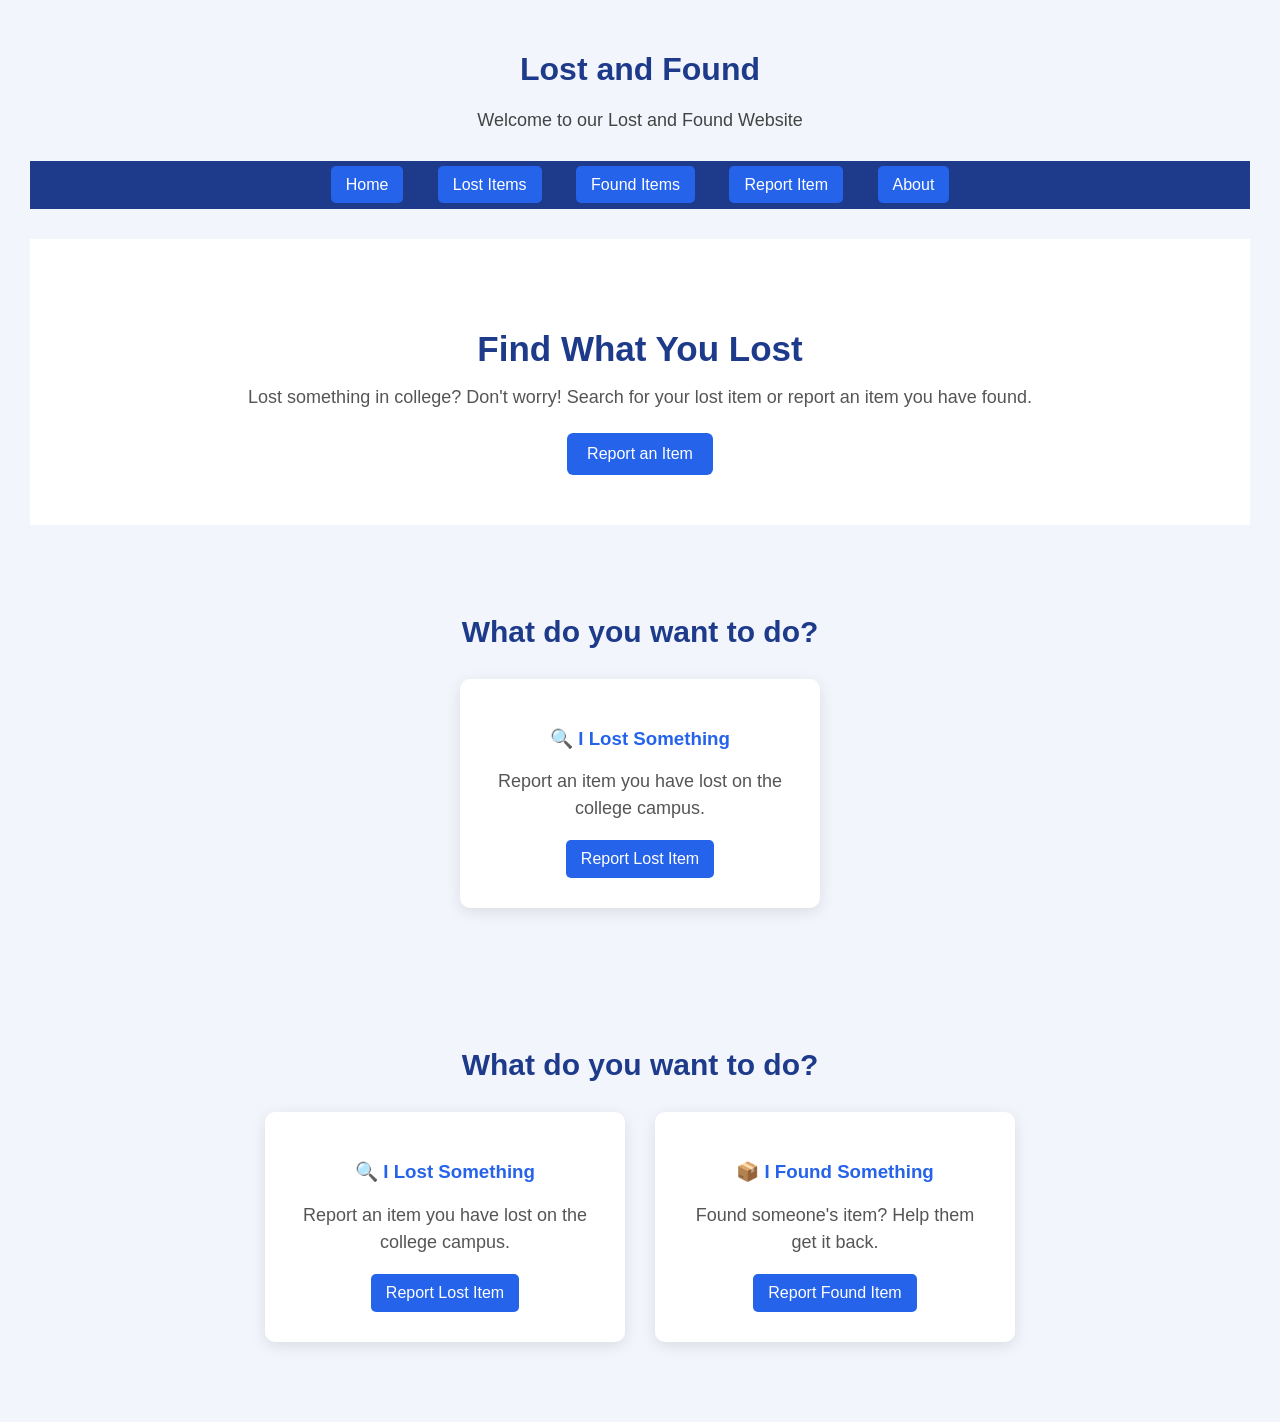
<file: ObjectFinder_Member2/frontend/index.html>
<!DOCTYPE html>
<html>


<head>
    <title>Lost and Found</title>
    <link rel="stylesheet" href="style.css">
</head>


<body>

    <h1>Lost and Found</h1>

    <p>Welcome to our Lost and Found Website</p>

    <nav>
        <a href="index.html">Home</a>
        <a href="lost.html">Lost Items</a>
        <a href="found.html">Found Items</a>
        <a href="report.html">Report Item</a>
        <a href="about.html">About</a>
    </nav>
    <section class="hero">

    <h2>Find What You Lost</h2>

    <p>
        Lost something in college?
        Don't worry! Search for your lost item
        or report an item you have found.
    </p>

    <a href="report.html">Report an Item</a>

    </section>
    <section class="actions">

    <h2>What do you want to do?</h2>

    <div class="action-container">

        <div class="action-card">
            <h3>🔍 I Lost Something</h3>

            <p>
                Report an item you have lost
                on the college campus.
            </p>

            <a href="report.html">Report Lost Item</a>
        </div>

        </section>
        <section class="actions">

    <h2>What do you want to do?</h2>

    <div class="action-container">

        <div class="action-card">
            <h3>🔍 I Lost Something</h3>

            <p>
                Report an item you have lost
                on the college campus.
            </p>

            <a href="report.html">Report Lost Item</a>
        </div>


        <div class="action-card">
            <h3>📦 I Found Something</h3>

            <p>
                Found someone's item?
                Help them get it back.
            </p>

            <a href="report.html">Report Found Item</a>
        </div>

    </div>

</section>

</body>

</html>
</file>
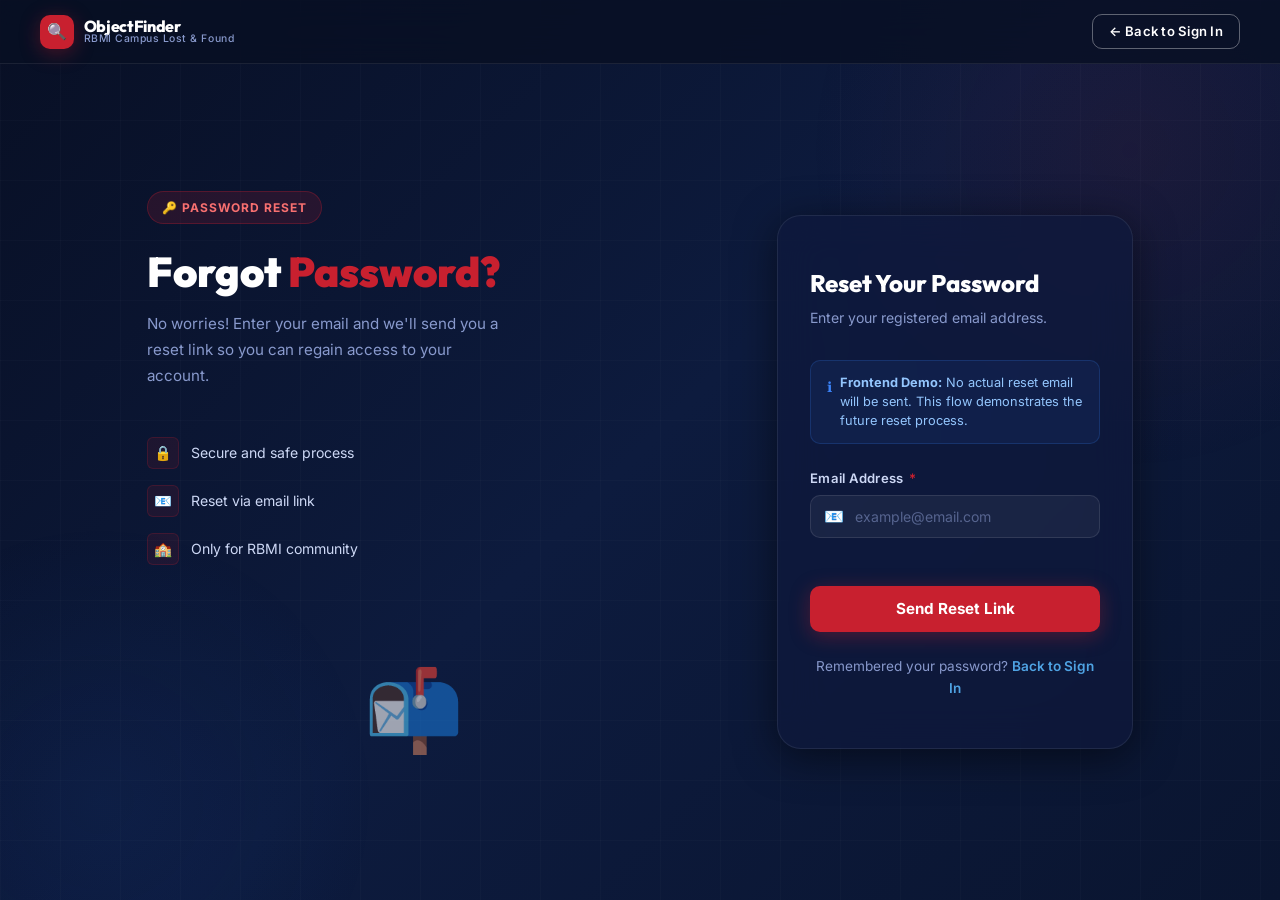
<file: ObjectFinder_Member1/forgot-password.html>
<!DOCTYPE html>
<html lang="en">
<head>
  <meta charset="UTF-8" />
  <meta name="viewport" content="width=device-width, initial-scale=1.0" />
  <meta name="description" content="Reset your ObjectFinder password. Enter your email to receive a reset link." />
  <title>Forgot Password — ObjectFinder</title>
  <link rel="preconnect" href="https://fonts.googleapis.com" />
  <link rel="preconnect" href="https://fonts.gstatic.com" crossorigin />
  <link rel="stylesheet" href="assets/css/style.css" />
  <link rel="stylesheet" href="assets/css/auth.css" />
</head>
<body class="auth-page">

<!-- Background decorations -->
<div class="auth-bg-grid"   aria-hidden="true"></div>
<div class="auth-bg-glow"   aria-hidden="true"></div>
<div class="auth-bg-glow-2" aria-hidden="true"></div>

<!-- ── Auth Navigation ── -->
<header class="auth-nav" role="banner">
  <div class="auth-nav-inner">
    <a href="index.html" class="nav-logo" aria-label="ObjectFinder – Go to homepage">
      <div class="nav-logo-icon" aria-hidden="true" style="width:34px; height:34px; font-size:1rem;">🔍</div>
      <div class="nav-logo-text">
        <span class="nav-logo-name" style="font-size:1rem;">ObjectFinder</span>
        <span class="nav-logo-tagline">RBMI Campus Lost &amp; Found</span>
      </div>
    </a>
    <a href="signin.html" class="btn btn-secondary btn-sm" style="border-radius:var(--radius-md);">← Back to Sign In</a>
  </div>
</header>

<!-- Toast container -->
<div class="toast-container" id="toast-container" aria-live="polite"></div>

<!-- ── Auth Layout ── -->
<div class="auth-layout" style="max-width:1050px;">

  <!-- ── Left Panel ── -->
  <aside class="auth-panel" aria-label="Password reset information">
    <div class="auth-panel-badge">🔑 Password Reset</div>
    <h1 class="auth-panel-title">
      Forgot <span class="highlight">Password?</span>
    </h1>
    <p class="auth-panel-desc">
      No worries! Enter your email and we'll send you a reset link
      so you can regain access to your account.
    </p>

    <div class="auth-panel-features" aria-label="Reset process details">
      <div class="auth-panel-feature">
        <div class="auth-panel-feature-icon" aria-hidden="true">🔒</div>
        <span class="auth-panel-feature-text">Secure and safe process</span>
      </div>
      <div class="auth-panel-feature">
        <div class="auth-panel-feature-icon" aria-hidden="true">📧</div>
        <span class="auth-panel-feature-text">Reset via email link</span>
      </div>
      <div class="auth-panel-feature">
        <div class="auth-panel-feature-icon" aria-hidden="true">🏫</div>
        <span class="auth-panel-feature-text">Only for RBMI community</span>
      </div>
    </div>

    <!-- Illustration -->
    <div style="margin-top:2rem; text-align:center;">
      <div style="font-size:5rem; opacity:0.6; animation:float 4s ease-in-out infinite alternate;" aria-hidden="true">📬</div>
    </div>

    <style>
      @keyframes float {
        from { transform: translateY(0); }
        to   { transform: translateY(-10px); }
      }
    </style>
  </aside>

  <!-- ── Right: Auth Card ── -->
  <main class="auth-main">
    <div class="auth-card" style="max-width:420px;">

      <!-- ══ Step 1: Request Reset Link ══ -->
      <div class="reset-step active" id="fp-step-1" role="region" aria-label="Step 1: Request password reset">

        <div class="auth-card-header">
          <h2 class="auth-card-title">Reset Your Password</h2>
          <p class="auth-card-sub">Enter your registered email address.</p>
        </div>

        <div class="demo-notice" role="note">
          <span class="demo-notice-icon" aria-hidden="true">ℹ</span>
          <span class="demo-notice-text">
            <strong>Frontend Demo:</strong> No actual reset email will be sent.
            This flow demonstrates the future reset process.
          </span>
        </div>

        <form id="fp-request-form" novalidate aria-label="Password reset request form">
          <div class="form-group">
            <label class="form-label" for="fp-email">
              Email Address <span class="required" aria-label="required">*</span>
            </label>
            <div class="input-wrapper">
              <span class="input-icon input-icon-left" aria-hidden="true">📧</span>
              <input
                type="email"
                id="fp-email"
                name="email"
                class="form-input has-icon-left"
                placeholder="example@email.com"
                autocomplete="email"
                aria-describedby="hint-fp-email"
                aria-required="true"
              />
            </div>
            <div class="form-hint hint-info" id="hint-fp-email" role="alert" aria-live="polite"></div>
          </div>

          <button type="submit" class="btn-submit" id="fp-request-submit" aria-label="Send password reset link">
            Send Reset Link
          </button>
        </form>

        <p class="auth-footer-link">
          Remembered your password? <a href="signin.html">Back to Sign In</a>
        </p>
      </div>

      <!-- ══ Step 2: Check Email ══ -->
      <div class="reset-step" id="fp-step-2" role="region" aria-label="Step 2: Check your email">
        <div class="confirm-card">
          <div class="confirm-icon" aria-hidden="true" style="background:rgba(245,158,11,0.12); border-color:rgba(245,158,11,0.3); color:#fbbf24;">📧</div>
          <h2 class="confirm-title">Check Your Email</h2>
          <p class="confirm-desc">
            In the live version, a password reset link would be sent to:<br>
            <strong id="fp-email-display" style="color:var(--clr-white);"></strong><br><br>
            Click the link in that email to reset your password.
          </p>

          <div class="verify-demo-notice" role="note">
            <span class="verify-demo-icon" aria-hidden="true">⚠</span>
            <span class="verify-demo-text">
              <strong>Demo mode:</strong> No real email was sent.
              Click below to simulate clicking the reset link.
            </span>
          </div>

          <div style="display:flex; flex-direction:column; gap:0.75rem; width:100%; margin-top:1rem;">
            <button type="button" class="btn-submit" id="fp-simulate-link" aria-label="Simulate clicking the reset link in email">
              ⚡ Simulate Reset Link Click (Demo)
            </button>
            <a href="signin.html" style="text-align:center; font-size:0.82rem; color:var(--clr-muted);">Back to Sign In</a>
          </div>
        </div>
      </div>

      <!-- ══ Step 3: Set New Password ══ -->
      <div class="reset-step" id="fp-step-3" role="region" aria-label="Step 3: Set new password">

        <!-- Step 3 form (visible initially) -->
        <div id="fp-reset-form-wrap">
          <div class="auth-card-header">
            <h2 class="auth-card-title">Set New Password</h2>
            <p class="auth-card-sub">Choose a strong password for your account.</p>
          </div>

          <div class="demo-notice" role="note">
            <span class="demo-notice-icon" aria-hidden="true">ℹ</span>
            <span class="demo-notice-text">
              <strong>Frontend Demo:</strong> In production, this page is only
              accessible via a secure, one-time link sent to your email.
            </span>
          </div>

          <form id="fp-reset-form" novalidate aria-label="Set new password form">

            <!-- New password -->
            <div class="form-group">
              <label class="form-label" for="fp-new-password">
                New Password <span class="required" aria-label="required">*</span>
              </label>
              <div class="input-wrapper">
                <span class="input-icon input-icon-left" aria-hidden="true">🔒</span>
                <input
                  type="password"
                  id="fp-new-password"
                  name="new_password"
                  class="form-input has-icon-left has-icon-right"
                  placeholder="Minimum 8 characters"
                  autocomplete="new-password"
                  aria-describedby="hint-fp-new-password"
                  aria-required="true"
                />
                <button type="button" class="input-icon input-icon-right" id="toggle-fp-password" aria-label="Show new password" title="Show/hide password">👁</button>
              </div>
              <div class="form-hint hint-info" id="hint-fp-new-password" role="alert" aria-live="polite"></div>
            </div>

            <!-- Confirm new password -->
            <div class="form-group">
              <label class="form-label" for="fp-confirm-password">
                Confirm New Password <span class="required" aria-label="required">*</span>
              </label>
              <div class="input-wrapper">
                <span class="input-icon input-icon-left" aria-hidden="true">🔑</span>
                <input
                  type="password"
                  id="fp-confirm-password"
                  name="confirm_new_password"
                  class="form-input has-icon-left has-icon-right"
                  placeholder="Re-enter new password"
                  autocomplete="new-password"
                  aria-describedby="hint-fp-confirm-password"
                  aria-required="true"
                />
                <button type="button" class="input-icon input-icon-right" id="toggle-fp-confirm" aria-label="Show confirm new password" title="Show/hide password">👁</button>
              </div>
              <div class="form-hint hint-info" id="hint-fp-confirm-password" role="alert" aria-live="polite"></div>
            </div>

            <button type="submit" class="btn-submit" id="fp-reset-submit" aria-label="Reset password">
              Reset Password
            </button>
          </form>

          <p class="auth-footer-link">
            <a href="signin.html" class="forgot-link">← Back to Sign In</a>
          </p>
        </div>

        <!-- Step 3 success (shown after reset) -->
        <div class="confirm-card" id="fp-success" style="display:none;" role="region" aria-label="Password reset success">
          <div class="confirm-icon" aria-hidden="true">✓</div>
          <h2 class="confirm-title">Password Reset!</h2>
          <p class="confirm-desc">
            Your password has been successfully reset (frontend demo).
            In the live version, your new password would be securely saved to the database.
          </p>
          <div class="verify-demo-notice" style="background:rgba(34,197,94,0.08); border-color:rgba(34,197,94,0.2);" role="note">
            <span class="verify-demo-icon" style="color:#4ade80;" aria-hidden="true">✓</span>
            <span class="verify-demo-text" style="color:#86efac;">
              <strong>Demo complete.</strong> No actual password was changed in any database.
            </span>
          </div>
          <a href="signin.html" class="btn-submit" style="text-decoration:none; text-align:center; display:block; margin-top:1rem;" role="button">
            Proceed to Sign In →
          </a>
        </div>

      </div>

    </div>
  </main>
</div>

<script src="assets/js/main.js"></script>
<script src="assets/js/auth.js"></script>
</body>
</html>
</file>
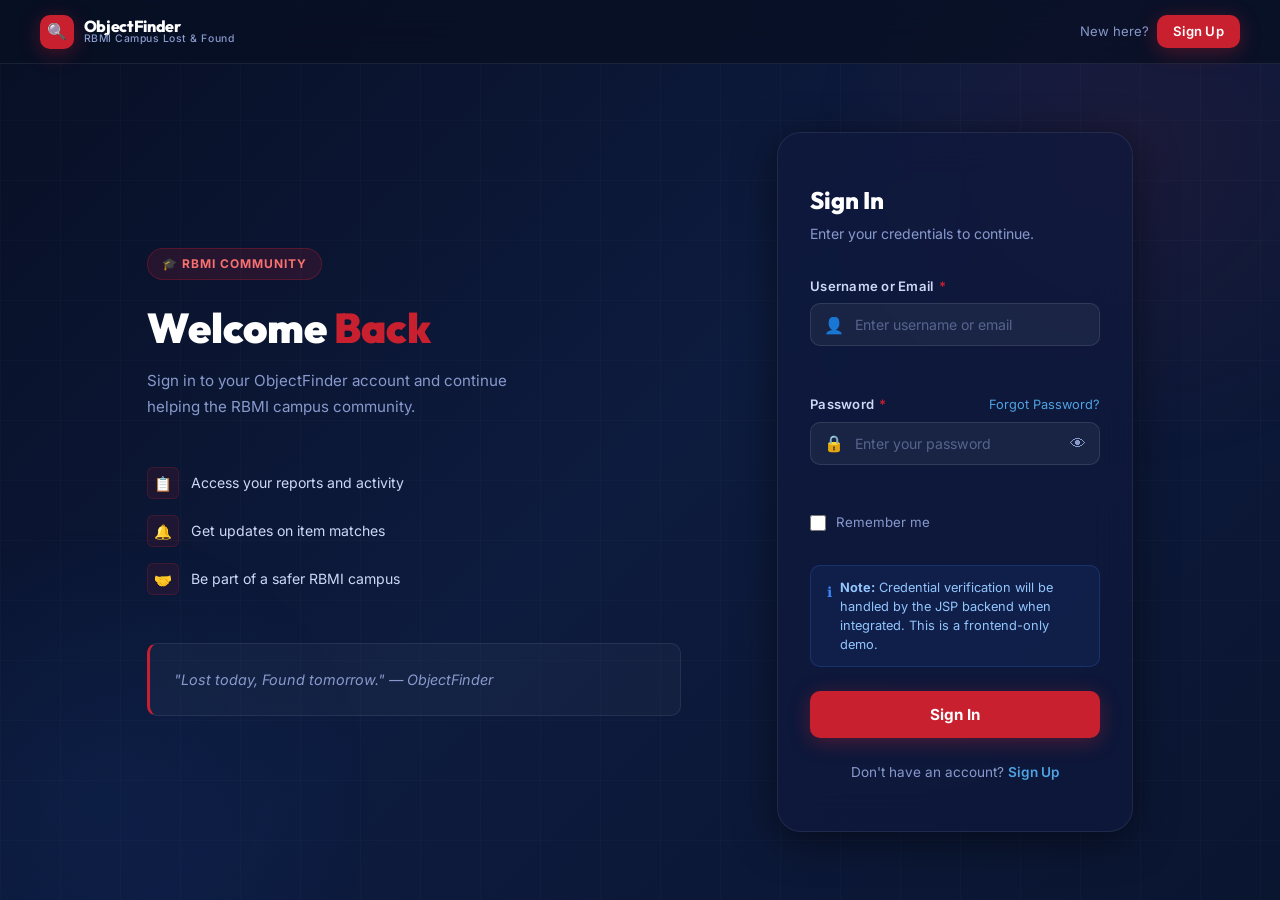
<file: ObjectFinder_Member1/signin.html>
<!DOCTYPE html>
<html lang="en">
<head>
  <meta charset="UTF-8" />
  <meta name="viewport" content="width=device-width, initial-scale=1.0" />
  <meta name="description" content="Sign in to your ObjectFinder account and access the RBMI Campus Lost &amp; Found platform." />
  <title>Sign In — ObjectFinder</title>
  <link rel="preconnect" href="https://fonts.googleapis.com" />
  <link rel="preconnect" href="https://fonts.gstatic.com" crossorigin />
  <link rel="stylesheet" href="assets/css/style.css" />
  <link rel="stylesheet" href="assets/css/auth.css" />
</head>
<body class="auth-page">

<!-- Background decorations -->
<div class="auth-bg-grid"   aria-hidden="true"></div>
<div class="auth-bg-glow"   aria-hidden="true"></div>
<div class="auth-bg-glow-2" aria-hidden="true"></div>

<!-- ── Auth Navigation ── -->
<header class="auth-nav" role="banner">
  <div class="auth-nav-inner">
    <a href="index.html" class="nav-logo" aria-label="ObjectFinder – Go to homepage">
      <div class="nav-logo-icon" aria-hidden="true" style="width:34px; height:34px; font-size:1rem;">🔍</div>
      <div class="nav-logo-text">
        <span class="nav-logo-name" style="font-size:1rem;">ObjectFinder</span>
        <span class="nav-logo-tagline">RBMI Campus Lost &amp; Found</span>
      </div>
    </a>
    <div style="display:flex; gap:0.5rem; align-items:center;">
      <span style="font-size:0.82rem; color:var(--clr-muted);">New here?</span>
      <a href="signup.html" class="btn btn-primary btn-sm" style="border-radius:var(--radius-md);">Sign Up</a>
    </div>
  </div>
</header>

<!-- Toast container -->
<div class="toast-container" id="toast-container" aria-live="polite"></div>

<!-- ── Auth Layout ── -->
<div class="auth-layout" style="max-width:1050px;">

  <!-- ── Left Panel ── -->
  <aside class="auth-panel" aria-label="Welcome back">
    <div class="auth-panel-badge">🎓 RBMI Community</div>
    <h1 class="auth-panel-title">
      Welcome <span class="highlight">Back</span>
    </h1>
    <p class="auth-panel-desc">
      Sign in to your ObjectFinder account and continue helping
      the RBMI campus community.
    </p>

    <div class="auth-panel-features" aria-label="Platform benefits">
      <div class="auth-panel-feature">
        <div class="auth-panel-feature-icon" aria-hidden="true">📋</div>
        <span class="auth-panel-feature-text">Access your reports and activity</span>
      </div>
      <div class="auth-panel-feature">
        <div class="auth-panel-feature-icon" aria-hidden="true">🔔</div>
        <span class="auth-panel-feature-text">Get updates on item matches</span>
      </div>
      <div class="auth-panel-feature">
        <div class="auth-panel-feature-icon" aria-hidden="true">🤝</div>
        <span class="auth-panel-feature-text">Be part of a safer RBMI campus</span>
      </div>
    </div>

    <blockquote class="auth-panel-quote">
      "Lost today, Found tomorrow." — ObjectFinder
    </blockquote>
  </aside>

  <!-- ── Right: Auth Card ── -->
  <main class="auth-main">
    <div class="auth-card" style="max-width:420px;">

      <div class="auth-card-header">
        <h2 class="auth-card-title">Sign In</h2>
        <p class="auth-card-sub">Enter your credentials to continue.</p>
      </div>

      <!-- Global alert (shown after submit attempt) -->
      <div class="alert alert-info" id="signin-alert" style="display:none;" role="alert" aria-live="polite">
        <span class="alert-icon" aria-hidden="true">ℹ</span>
        <span class="alert-text"></span>
      </div>

      <form id="signin-form" novalidate aria-label="Sign in form">

        <!-- Username or Email -->
        <div class="form-group">
          <label class="form-label" for="si-identifier">
            Username or Email <span class="required" aria-label="required">*</span>
          </label>
          <div class="input-wrapper">
            <span class="input-icon input-icon-left" aria-hidden="true">👤</span>
            <input
              type="text"
              id="si-identifier"
              name="identifier"
              class="form-input has-icon-left"
              placeholder="Enter username or email"
              autocomplete="username"
              aria-describedby="hint-si-identifier"
              aria-required="true"
            />
          </div>
          <div class="form-hint hint-info" id="hint-si-identifier" role="alert" aria-live="polite"></div>
        </div>

        <!-- Password -->
        <div class="form-group">
          <div style="display:flex; align-items:center; justify-content:space-between; margin-bottom:0.4rem;">
            <label class="form-label" for="si-password" style="margin-bottom:0;">
              Password <span class="required" aria-label="required">*</span>
            </label>
            <a href="forgot-password.html" class="forgot-link" id="forgot-link" aria-label="Forgot your password?">Forgot Password?</a>
          </div>
          <div class="input-wrapper">
            <span class="input-icon input-icon-left" aria-hidden="true">🔒</span>
            <input
              type="password"
              id="si-password"
              name="password"
              class="form-input has-icon-left has-icon-right"
              placeholder="Enter your password"
              autocomplete="current-password"
              aria-describedby="hint-si-password"
              aria-required="true"
            />
            <button type="button" class="input-icon input-icon-right" id="toggle-si-password" aria-label="Show password" title="Show/hide password">👁</button>
          </div>
          <div class="form-hint hint-info" id="hint-si-password" role="alert" aria-live="polite"></div>
        </div>

        <!-- Remember me -->
        <div class="form-group" style="margin-bottom:var(--space-xl);">
          <label class="form-check" for="si-remember">
            <input type="checkbox" id="si-remember" name="remember" class="form-check-input" />
            <span class="form-check-label">Remember me</span>
          </label>
        </div>

        <!-- Backend notice -->
        <div class="demo-notice" role="note">
          <span class="demo-notice-icon" aria-hidden="true">ℹ</span>
          <span class="demo-notice-text">
            <strong>Note:</strong> Credential verification will be handled by the JSP
            backend when integrated. This is a frontend-only demo.
          </span>
        </div>

        <!-- Submit -->
        <button type="submit" class="btn-submit" id="signin-submit" aria-label="Sign in to your account">
          Sign In
        </button>

      </form>

      <p class="auth-footer-link">
        Don't have an account? <a href="signup.html">Sign Up</a>
      </p>

    </div>
  </main>
</div>

<script src="assets/js/main.js"></script>
<script src="assets/js/auth.js"></script>
</body>
</html>
</file>
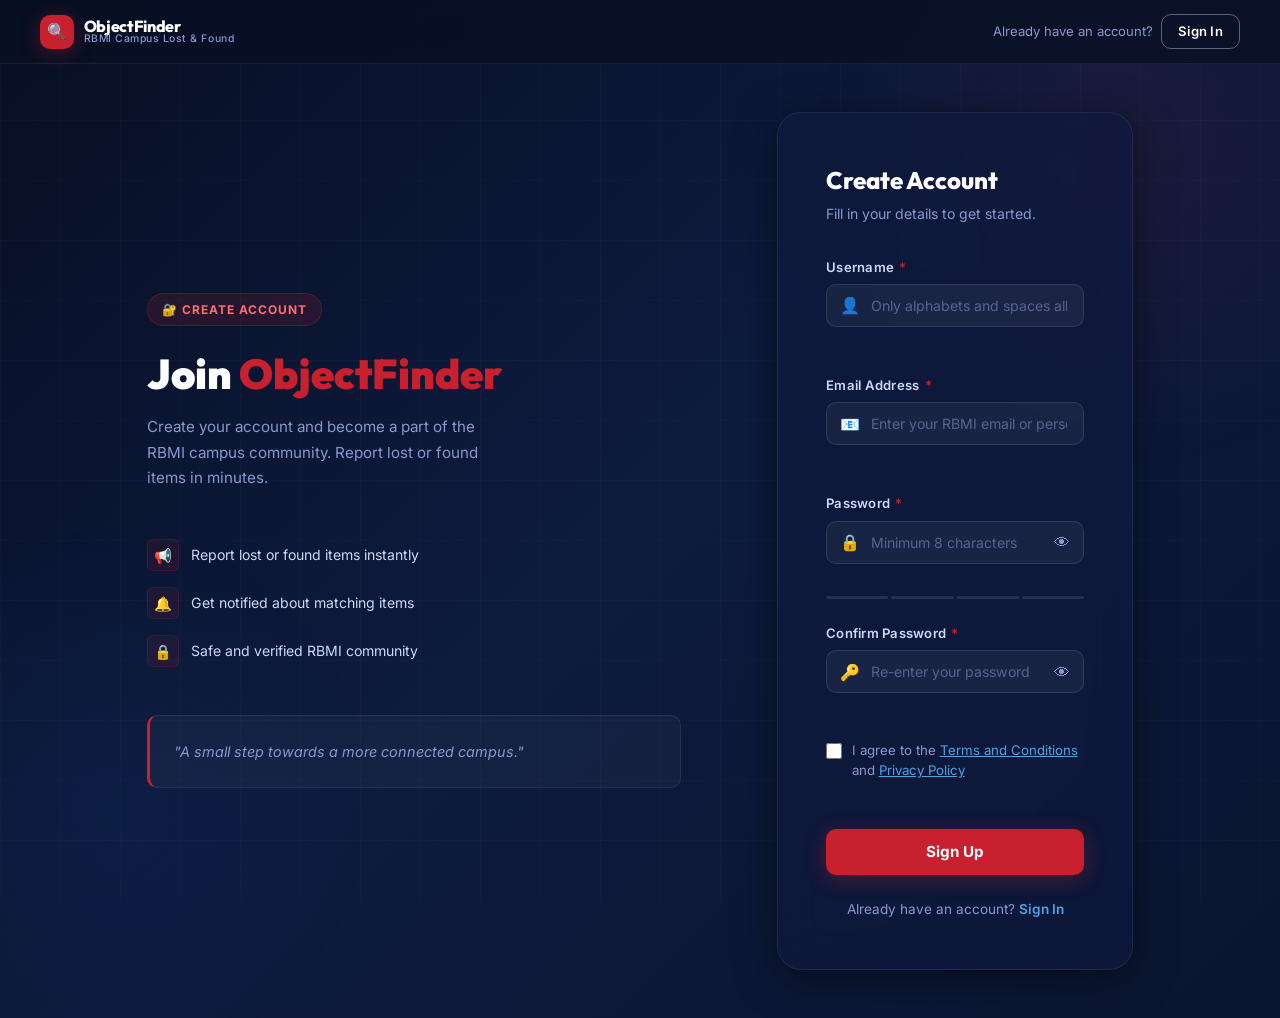
<file: ObjectFinder_Member1/signup.html>
<!DOCTYPE html>
<html lang="en">

<head>
  <meta charset="UTF-8" />
  <meta name="viewport" content="width=device-width, initial-scale=1.0" />
  <meta name="description"
    content="Create your ObjectFinder account and join the RBMI campus Lost &amp; Found community." />
  <title>Sign Up — ObjectFinder</title>
  <link rel="preconnect" href="https://fonts.googleapis.com" />
  <link rel="preconnect" href="https://fonts.gstatic.com" crossorigin />
  <link rel="stylesheet" href="assets/css/style.css" />
  <link rel="stylesheet" href="assets/css/auth.css" />
</head>

<body class="auth-page">

  <!-- Background decorations -->
  <div class="auth-bg-grid" aria-hidden="true"></div>
  <div class="auth-bg-glow" aria-hidden="true"></div>
  <div class="auth-bg-glow-2" aria-hidden="true"></div>

  <!-- ── Auth Navigation ── -->
  <header class="auth-nav" role="banner">
    <div class="auth-nav-inner">
      <a href="index.html" class="nav-logo" aria-label="ObjectFinder – Go to homepage">
        <div class="nav-logo-icon" aria-hidden="true" style="width:34px; height:34px; font-size:1rem;">🔍</div>
        <div class="nav-logo-text">
          <span class="nav-logo-name" style="font-size:1rem;">ObjectFinder</span>
          <span class="nav-logo-tagline">RBMI Campus Lost &amp; Found</span>
        </div>
      </a>
      <div style="display:flex; gap:0.5rem; align-items:center;">
        <span style="font-size:0.82rem; color:var(--clr-muted);">Already have an account?</span>
        <a href="signin.html" class="btn btn-secondary btn-sm" style="border-radius:var(--radius-md);">Sign In</a>
      </div>
    </div>
  </header>

  <!-- Toast container -->
  <div class="toast-container" id="toast-container" aria-live="polite"></div>

  <!-- ── Auth Layout ── -->
  <div class="auth-layout" style="max-width:1050px;">

    <!-- ── Left panel ── -->
    <aside class="auth-panel" aria-label="Join ObjectFinder">
      <div class="auth-panel-badge">🔐 Create Account</div>
      <h1 class="auth-panel-title">
        Join <span class="highlight">ObjectFinder</span>
      </h1>
      <p class="auth-panel-desc">
        Create your account and become a part of the RBMI campus community.
        Report lost or found items in minutes.
      </p>

      <div class="auth-panel-features" aria-label="Platform features">
        <div class="auth-panel-feature">
          <div class="auth-panel-feature-icon" aria-hidden="true">📢</div>
          <span class="auth-panel-feature-text">Report lost or found items instantly</span>
        </div>
        <div class="auth-panel-feature">
          <div class="auth-panel-feature-icon" aria-hidden="true">🔔</div>
          <span class="auth-panel-feature-text">Get notified about matching items</span>
        </div>
        <div class="auth-panel-feature">
          <div class="auth-panel-feature-icon" aria-hidden="true">🔒</div>
          <span class="auth-panel-feature-text">Safe and verified RBMI community</span>
        </div>
      </div>

      <blockquote class="auth-panel-quote">
        "A small step towards a more connected campus."
      </blockquote>
    </aside>

    <!-- ── Right: Auth Card ── -->
    <main class="auth-main">
      <div class="auth-card auth-card-lg" style="max-width:460px;">

        <!-- ══ View 1: Registration Form ══ -->
        <div id="signup-main">
          <div class="auth-card-header">
            <h2 class="auth-card-title">Create Account</h2>
            <p class="auth-card-sub">Fill in your details to get started.</p>
          </div>

          <form id="signup-form" novalidate aria-label="Registration form">

            <!-- Username -->
            <div class="form-group">
              <label class="form-label" for="su-username">
                Username <span class="required" aria-label="required">*</span>
              </label>
              <div class="input-wrapper">
                <span class="input-icon input-icon-left" aria-hidden="true">👤</span>
                <input type="text" id="su-username" name="username" class="form-input has-icon-left"
                  placeholder="Only alphabets and spaces allowed" autocomplete="username" maxlength="50"
                  aria-describedby="hint-username" aria-required="true" />
              </div>
              <div class="form-hint hint-info" id="hint-username" role="alert" aria-live="polite"></div>
            </div>

            <!-- Email -->
            <div class="form-group">
              <label class="form-label" for="su-email">
                Email Address <span class="required" aria-label="required">*</span>
              </label>
              <div class="input-wrapper">
                <span class="input-icon input-icon-left" aria-hidden="true">📧</span>
                <input type="email" id="su-email" name="email" class="form-input has-icon-left"
                  placeholder="Enter your RBMI email or personal email" autocomplete="email"
                  aria-describedby="hint-email" aria-required="true" />
              </div>
              <div class="form-hint hint-info" id="hint-email" role="alert" aria-live="polite"></div>
            </div>

            <!-- Password -->
            <div class="form-group">
              <label class="form-label" for="su-password">
                Password <span class="required" aria-label="required">*</span>
              </label>
              <div class="input-wrapper">
                <span class="input-icon input-icon-left" aria-hidden="true">🔒</span>
                <input type="password" id="su-password" name="password" class="form-input has-icon-left has-icon-right"
                  placeholder="Minimum 8 characters" autocomplete="new-password" aria-describedby="hint-password"
                  aria-required="true" />
                <button type="button" class="input-icon input-icon-right" id="toggle-password"
                  aria-label="Show password" title="Show/hide password">👁</button>
              </div>
              <div class="form-hint hint-info" id="hint-password" role="alert" aria-live="polite"></div>

              <!-- Strength meter -->
              <div class="password-strength" id="password-strength" aria-label="Password strength">
                <div class="strength-bar" id="strength-bar" aria-hidden="true">
                  <div class="strength-seg" id="seg-1"></div>
                  <div class="strength-seg" id="seg-2"></div>
                  <div class="strength-seg" id="seg-3"></div>
                  <div class="strength-seg" id="seg-4"></div>
                </div>
                <div class="strength-label" id="strength-label" aria-live="polite"></div>
              </div>
            </div>

            <!-- Confirm Password -->
            <div class="form-group">
              <label class="form-label" for="su-confirm-password">
                Confirm Password <span class="required" aria-label="required">*</span>
              </label>
              <div class="input-wrapper">
                <span class="input-icon input-icon-left" aria-hidden="true">🔑</span>
                <input type="password" id="su-confirm-password" name="confirm_password"
                  class="form-input has-icon-left has-icon-right" placeholder="Re-enter your password"
                  autocomplete="new-password" aria-describedby="hint-confirm" aria-required="true" />
                <button type="button" class="input-icon input-icon-right" id="toggle-confirm"
                  aria-label="Show confirm password" title="Show/hide password">👁</button>
              </div>
              <div class="form-hint hint-info" id="hint-confirm" role="alert" aria-live="polite"></div>
            </div>

            <!-- Terms -->
            <div class="form-group">
              <label class="form-check" for="su-terms">
                <input type="checkbox" id="su-terms" name="terms" class="form-check-input"
                  aria-describedby="hint-terms" />
                <span class="form-check-label">
                  I agree to the <a href="#">Terms and Conditions</a> and <a href="#">Privacy Policy</a>
                </span>
              </label>
              <div class="form-hint hint-error" id="hint-terms" role="alert" aria-live="polite"></div>
            </div>

            <!-- Submit -->
            <button type="submit" class="btn-submit" id="signup-submit" aria-label="Create account">
              Sign Up
            </button>

          </form>

          <p class="auth-footer-link">
            Already have an account? <a href="signin.html">Sign In</a>
          </p>
        </div>

        <!-- ══ View 2: Verification Pending ══ -->
        <div class="verify-screen" id="verify-pending" role="region" aria-label="Email verification pending">
          <div class="verify-icon-wrap pending" aria-hidden="true">📧</div>

          <h2 class="verify-title">Verification Pending</h2>
          <p class="verify-desc">
            In the final version, a verification email would be sent to<br>
            <strong id="verify-email-display" style="color:var(--clr-white);"></strong>
          </p>

          <!-- Demo OTP display -->
          <div class="otp-display" aria-label="Demo verification code" role="img" aria-describedby="otp-note">
            <div class="otp-box" aria-hidden="true">O</div>
            <div class="otp-box" aria-hidden="true">F</div>
            <div class="otp-box" aria-hidden="true">_</div>
            <div class="otp-box" aria-hidden="true">_</div>
            <div class="otp-box" aria-hidden="true">_</div>
            <div class="otp-box" aria-hidden="true">_</div>
          </div>
          <div id="otp-note" style="font-size:0.75rem; color:var(--clr-muted); margin-bottom:1rem;">Demo code preview —
            not a real OTP</div>

          <div class="verify-demo-notice" role="note">
            <span class="verify-demo-icon" aria-hidden="true">⚠</span>
            <span class="verify-demo-text">
              <strong>Frontend Demo Only.</strong> No actual email is sent. Real email
              verification will be implemented when the JSP backend is integrated.
            </span>
          </div>

          <div class="verify-actions">
            <button type="button" class="btn-submit" id="simulate-verify-btn" style="margin-bottom:0;"
              aria-label="Simulate email verification">
              ⚡ Simulate Verification (Demo)
            </button>
          </div>
        </div>

        <!-- ══ View 3: Verification Success ══ -->
        <div class="verify-screen" id="verify-success" role="region" aria-label="Email verification success">
          <div class="verify-icon-wrap success" aria-hidden="true">✓</div>

          <h2 class="verify-title">Email Verified!</h2>
          <p class="verify-desc">
            Your account has been successfully created (frontend demo). In the live
            version, your email would be genuinely verified before proceeding.
          </p>

          <div class="verify-demo-notice" style="background:rgba(34,197,94,0.08); border-color:rgba(34,197,94,0.2);"
            role="note">
            <span class="verify-demo-icon" style="color:#4ade80;" aria-hidden="true">✓</span>
            <span class="verify-demo-text" style="color:#86efac;">
              <strong>Demo complete.</strong> In production, this step confirms the
              user's email address via a link sent by the server.
            </span>
          </div>

          <div class="verify-actions">
            <a href="signin.html" class="btn-submit" id="proceed-signin-btn"
              style="text-align:center; text-decoration:none;" role="button">
              Proceed to Sign In →
            </a>
            <a href="index.html"
              style="text-align:center; font-size:0.82rem; color:var(--clr-muted); margin-top:0.25rem;">Back to Home</a>
          </div>
        </div>

      </div>
    </main>
  </div>

  <script src="assets/js/main.js"></script>
  <script src="assets/js/auth.js"></script>
</body>

</html>
</file>
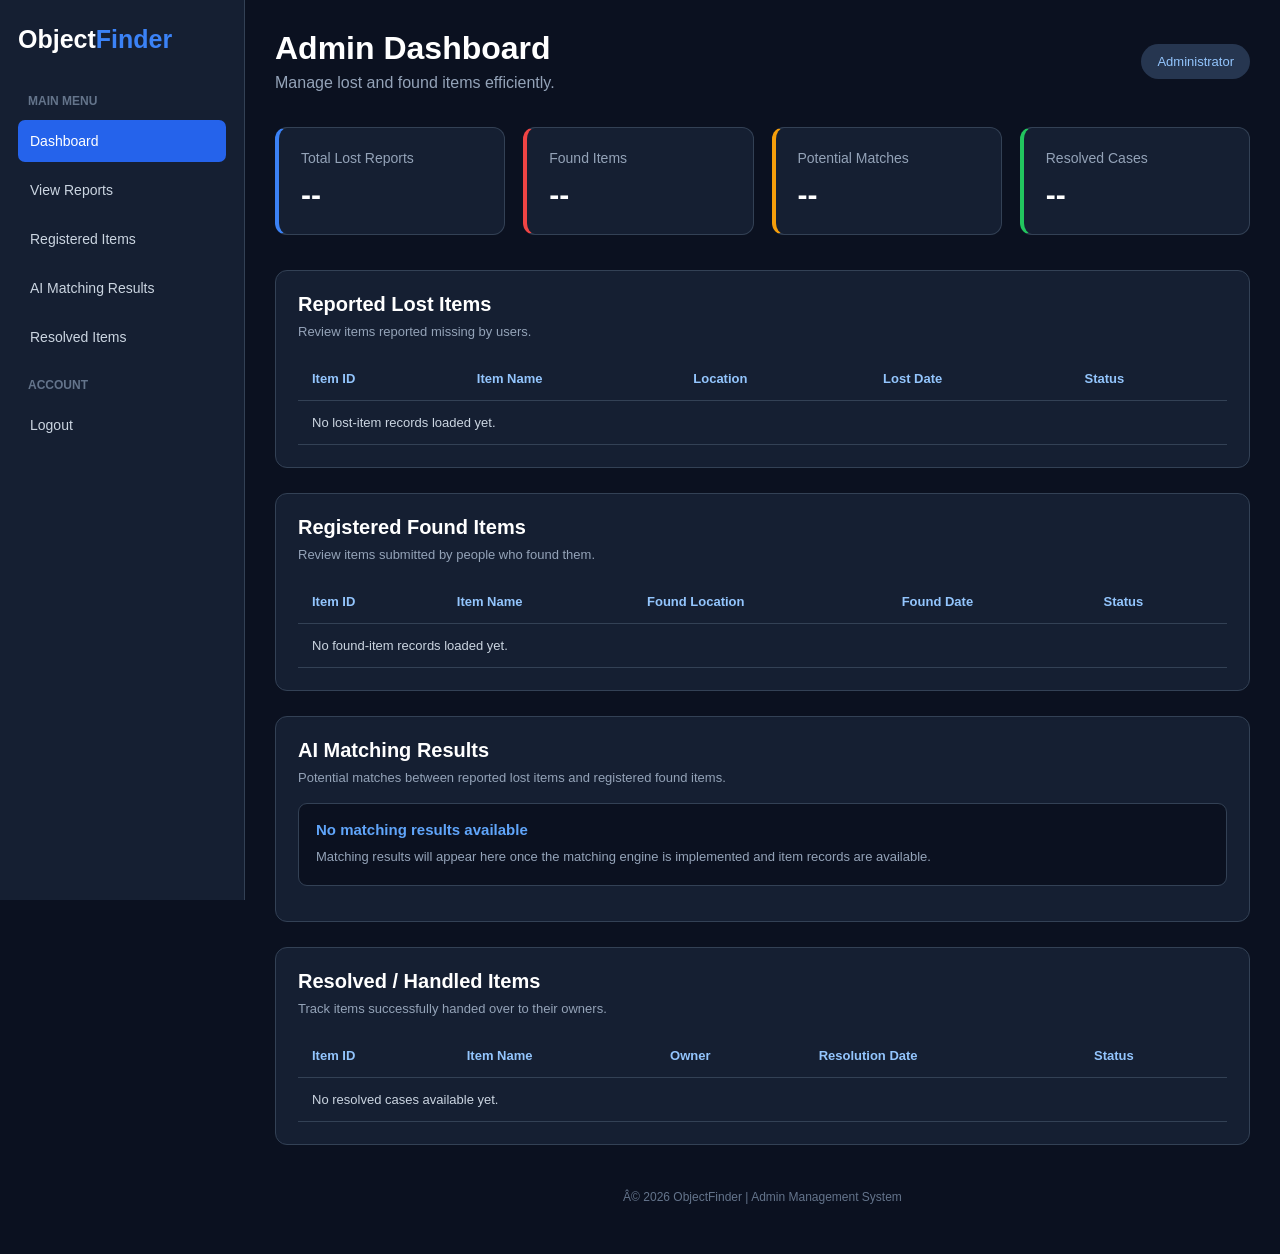
<file: ObjectFinder_Member4/admin-dashboard.html>
﻿
<!DOCTYPE html>
<html lang="en">
<head>
    <meta charset="UTF-8">
    <meta name="viewport" content="width=device-width, initial-scale=1.0">

    <title>ObjectFinder | Admin Dashboard</title>

    <style>
        * {
            margin: 0;
            padding: 0;
            box-sizing: border-box;
            font-family: Arial, sans-serif;
        }

        body {
            background: #0b1120;
            color: white;
        }

        .sidebar {
            width: 245px;
            height: 100vh;
            background: #151f32;
            border-right: 1px solid #334155;
            position: fixed;
            top: 0;
            left: 0;
            padding: 25px 18px;
        }

        .logo {
            font-size: 25px;
            font-weight: bold;
            margin-bottom: 40px;
        }

        .logo span {
            color: #3b82f6;
        }

        .sidebar h4 {
            color: #64748b;
            font-size: 12px;
            margin: 20px 10px 12px;
            text-transform: uppercase;
        }

        .sidebar a {
            display: block;
            padding: 13px 12px;
            color: #cbd5e1;
            text-decoration: none;
            border-radius: 7px;
            margin-bottom: 7px;
            font-size: 14px;
        }

        .sidebar a:hover,
        .sidebar a.active {
            background: #2563eb;
            color: white;
        }

        .main {
            margin-left: 245px;
            padding: 30px;
        }

        .topbar {
            display: flex;
            justify-content: space-between;
            align-items: center;
            gap: 15px;
            margin-bottom: 35px;
        }

        .topbar p {
            color: #94a3b8;
            margin-top: 7px;
        }

        .admin-label {
            background: #263650;
            padding: 10px 16px;
            border-radius: 20px;
            color: #93c5fd;
            font-size: 13px;
        }

        .stats {
            display: grid;
            grid-template-columns: repeat(4, 1fr);
            gap: 18px;
            margin-bottom: 35px;
        }

        .stat-card {
            background: #151f32;
            border: 1px solid #334155;
            border-radius: 12px;
            padding: 22px;
        }

        .stat-card p {
            color: #94a3b8;
            font-size: 14px;
        }

        .stat-card h2 {
            font-size: 30px;
            margin-top: 12px;
        }

        .blue {
            border-left: 4px solid #3b82f6;
        }

        .red {
            border-left: 4px solid #ef4444;
        }

        .yellow {
            border-left: 4px solid #f59e0b;
        }

        .green {
            border-left: 4px solid #22c55e;
        }

        .section {
            background: #151f32;
            border: 1px solid #334155;
            border-radius: 12px;
            padding: 22px;
            margin-bottom: 25px;
            scroll-margin-top: 20px;
        }

        .section h2 {
            font-size: 20px;
            margin-bottom: 18px;
        }

        .section-description {
            color: #94a3b8;
            font-size: 13px;
            margin: -10px 0 18px;
        }

        .table-wrapper {
            overflow-x: auto;
        }

        table {
            width: 100%;
            border-collapse: collapse;
            min-width: 550px;
        }

        th, td {
            padding: 14px;
            text-align: left;
            border-bottom: 1px solid #334155;
            font-size: 13px;
        }

        th {
            color: #93c5fd;
        }

        td {
            color: #cbd5e1;
        }

        .status {
            padding: 6px 10px;
            border-radius: 15px;
            font-size: 11px;
        }

        .pending {
            background: #422f16;
            color: #fbbf24;
        }

        .matched {
            background: #172e50;
            color: #60a5fa;
        }

        .resolved {
            background: #123a2b;
            color: #4ade80;
        }

        .match-card {
            padding: 17px;
            background: #0b1120;
            border: 1px solid #334155;
            border-radius: 9px;
            margin-bottom: 13px;
        }

        .match-card h3 {
            color: #60a5fa;
            font-size: 15px;
            margin-bottom: 8px;
        }

        .match-card p {
            color: #94a3b8;
            font-size: 13px;
            line-height: 1.7;
        }

        .match-score {
            color: #4ade80;
            font-weight: bold;
        }

        .footer {
            text-align: center;
            color: #64748b;
            padding: 20px;
            font-size: 12px;
        }

        @media (max-width: 950px) {
            .stats {
                grid-template-columns: repeat(2, 1fr);
            }
        }

        @media (max-width: 650px) {
            .sidebar {
                position: relative;
                width: 100%;
                height: auto;
            }

            .main {
                margin-left: 0;
                padding: 18px;
            }

            .stats {
                grid-template-columns: 1fr;
            }

            .topbar {
                align-items: flex-start;
                flex-direction: column;
            }
        }
    </style>
</head>

<body>

    <!-- Sidebar Navigation -->

    <aside class="sidebar">

        <div class="logo">
            Object<span>Finder</span>
        </div>

        <h4>Main Menu</h4>

        <a href="#overview" class="active">Dashboard</a>
        <a href="#lost-items">View Reports</a>
        <a href="#found-items">Registered Items</a>
        <a href="#matches">AI Matching Results</a>
        <a href="#resolved">Resolved Items</a>

        <h4>Account</h4>

        <a href="admin-login.html">Logout</a>

    </aside>


    <!-- Main Dashboard -->

    <main class="main">

        <header class="topbar" id="overview">

            <div>
                <h1>Admin Dashboard</h1>
                <p>Manage lost and found items efficiently.</p>
            </div>

            <div class="admin-label">
                Administrator
            </div>

        </header>


        <!-- Statistics Cards -->

        <div class="stats">

            <div class="stat-card blue">
                <p>Total Lost Reports</p>
                <h2>--</h2>
            </div>

            <div class="stat-card red">
                <p>Found Items</p>
                <h2>--</h2>
            </div>

            <div class="stat-card yellow">
                <p>Potential Matches</p>
                <h2>--</h2>
            </div>

            <div class="stat-card green">
                <p>Resolved Cases</p>
                <h2>--</h2>
            </div>

        </div>


        <!-- Lost Items -->

        <section class="section" id="lost-items">

            <h2>Reported Lost Items</h2>

            <p class="section-description">
                Review items reported missing by users.
            </p>

            <div class="table-wrapper">
                <table>
                    <thead>
                        <tr>
                            <th>Item ID</th>
                            <th>Item Name</th>
                            <th>Location</th>
                            <th>Lost Date</th>
                            <th>Status</th>
                        </tr>
                    </thead>

                    <tbody>
                        <tr>
                            <td colspan="5">
                                No lost-item records loaded yet.
                            </td>
                        </tr>
                    </tbody>
                </table>
            </div>

        </section>


        <!-- Found Items -->

        <section class="section" id="found-items">

            <h2>Registered Found Items</h2>

            <p class="section-description">
                Review items submitted by people who found them.
            </p>

            <div class="table-wrapper">
                <table>
                    <thead>
                        <tr>
                            <th>Item ID</th>
                            <th>Item Name</th>
                            <th>Found Location</th>
                            <th>Found Date</th>
                            <th>Status</th>
                        </tr>
                    </thead>

                    <tbody>
                        <tr>
                            <td colspan="5">
                                No found-item records loaded yet.
                            </td>
                        </tr>
                    </tbody>
                </table>
            </div>

        </section>


        <!-- Matching Results -->

        <section class="section" id="matches">

            <h2>AI Matching Results</h2>

            <p class="section-description">
                Potential matches between reported lost items
                and registered found items.
            </p>

            <div class="match-card">
                <h3>No matching results available</h3>
                <p>
                    Matching results will appear here once
                    the matching engine is implemented and
                    item records are available.
                </p>
            </div>

        </section>


        <!-- Resolved Items -->

        <section class="section" id="resolved">

            <h2>Resolved / Handled Items</h2>

            <p class="section-description">
                Track items successfully handed over to their owners.
            </p>

            <div class="table-wrapper">
                <table>
                    <thead>
                        <tr>
                            <th>Item ID</th>
                            <th>Item Name</th>
                            <th>Owner</th>
                            <th>Resolution Date</th>
                            <th>Status</th>
                        </tr>
                    </thead>

                    <tbody>
                        <tr>
                            <td colspan="5">
                                No resolved cases available yet.
                            </td>
                        </tr>
                    </tbody>
                </table>
            </div>

        </section>


        <div class="footer">
            Â© 2026 ObjectFinder | Admin Management System
        </div>

    </main>

    <script src="admin.js"></script>
</body>
</html>
</file>
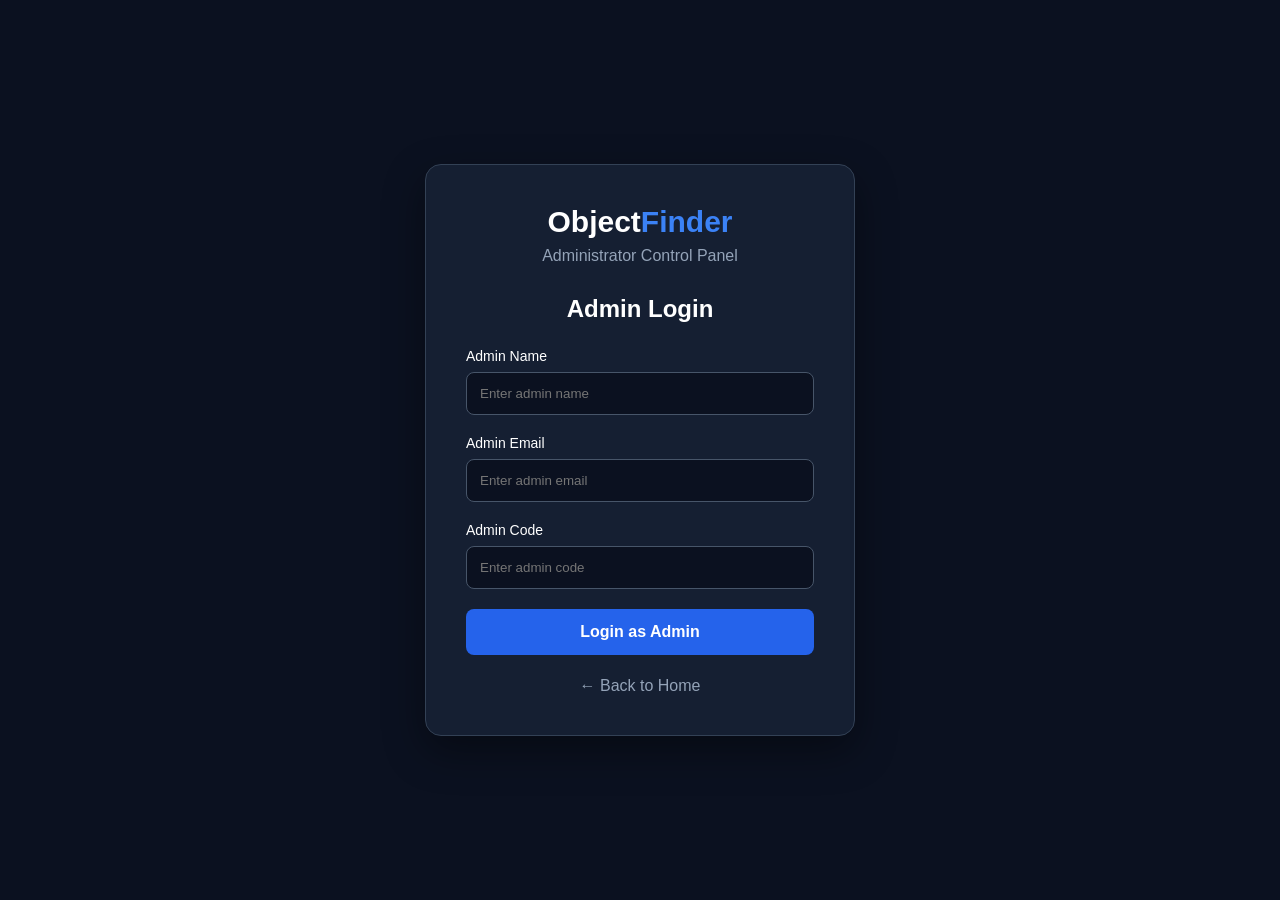
<file: ObjectFinder_Member4/admin-login.html>
<!DOCTYPE html>
<html lang="en">
<head>
    <meta charset="UTF-8">
    <meta name="viewport" content="width=device-width, initial-scale=1.0">

    <title>ObjectFinder | Admin Login</title>

    <style>
        * {
            margin: 0;
            padding: 0;
            box-sizing: border-box;
            font-family: Arial, sans-serif;
        }

        body {
            min-height: 100vh;
            background: #0b1120;
            color: white;
            display: flex;
            justify-content: center;
            align-items: center;
            padding: 20px;
        }

        .login-box {
            width: 100%;
            max-width: 430px;
            padding: 40px;
            background: #151f32;
            border: 1px solid #334155;
            border-radius: 16px;
            box-shadow: 0 15px 40px rgba(0,0,0,0.4);
        }

        .logo {
            text-align: center;
            font-size: 30px;
            font-weight: bold;
            margin-bottom: 8px;
        }

        .logo span {
            color: #3b82f6;
        }

        .subtitle {
            text-align: center;
            color: #94a3b8;
            margin-bottom: 30px;
        }

        h2 {
            text-align: center;
            margin-bottom: 25px;
        }

        .form-group {
            margin-bottom: 20px;
        }

        label {
            display: block;
            margin-bottom: 8px;
            font-size: 14px;
        }

        input {
            width: 100%;
            padding: 13px;
            background: #0b1120;
            border: 1px solid #475569;
            border-radius: 8px;
            color: white;
            outline: none;
        }

        input:focus {
            border-color: #3b82f6;
        }

        button {
            width: 100%;
            padding: 14px;
            background: #2563eb;
            border: none;
            border-radius: 8px;
            color: white;
            font-size: 16px;
            font-weight: bold;
            cursor: pointer;
        }

        button:hover {
            background: #1d4ed8;
        }

        #message {
            margin-top: 15px;
            text-align: center;
            color: #f87171;
            font-size: 13px;
        }

        .back-link {
            display: block;
            margin-top: 22px;
            text-align: center;
            color: #94a3b8;
            text-decoration: none;
        }

        .back-link:hover {
            color: #ef4444;
        }
    </style>
</head>

<body>

    <div class="login-box">

        <div class="logo">
            Object<span>Finder</span>
        </div>

        <p class="subtitle">Administrator Control Panel</p>

        <h2>Admin Login</h2>

        <form id="adminLoginForm">

            <div class="form-group">
                <label for="adminName">Admin Name</label>
                <input
                    type="text"
                    id="adminName"
                    placeholder="Enter admin name"
                    required
                >
            </div>

            <div class="form-group">
                <label for="adminEmail">Admin Email</label>
                <input
                    type="email"
                    id="adminEmail"
                    placeholder="Enter admin email"
                    required
                >
            </div>

            <div class="form-group">
                <label for="adminCode">Admin Code</label>
                <input
                    type="password"
                    id="adminCode"
                    placeholder="Enter admin code"
                    required
                >
            </div>

            <button type="submit">Login as Admin</button>

            <p id="message" role="status"></p>

        </form>

        <a href="index.html" class="back-link">
            ← Back to Home
        </a>

    </div>

    <script src="admin.js"></script>

</body>
</html>
</file>
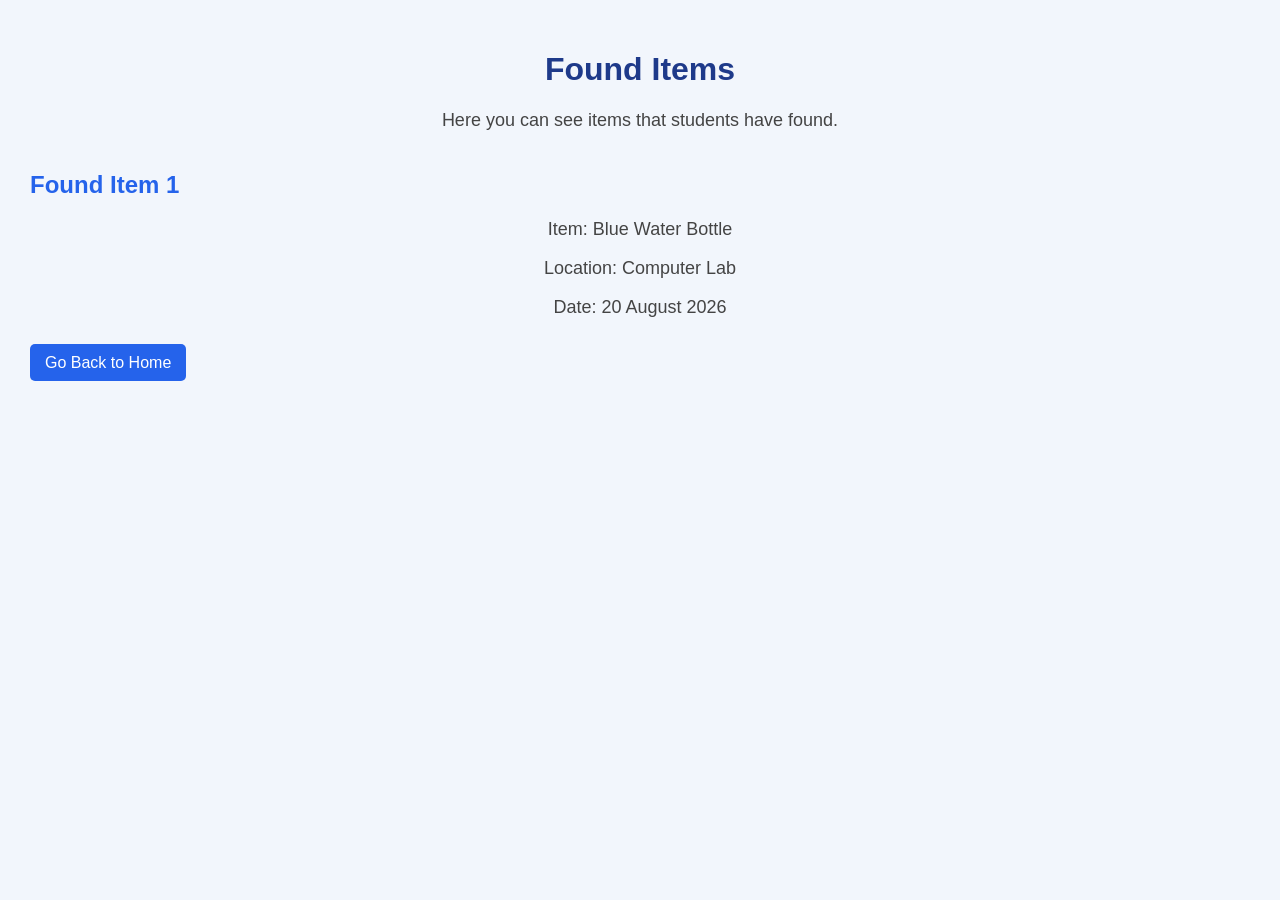
<file: ObjectFinder_Member2/frontend/found.html>
<!DOCTYPE html>
<html>

<head>
    <title>Found Items</title>
    <link rel="stylesheet" href="style.css">
</head>

<body>

    <h1>Found Items</h1>

    <p>Here you can see items that students have found.</p>

    <h2>Found Item 1</h2>

    <p>Item: Blue Water Bottle</p>
    <p>Location: Computer Lab</p>
    <p>Date: 20 August 2026</p>

    <br>

    <a href="index.html">Go Back to Home</a>

</body>

</html>
</file>
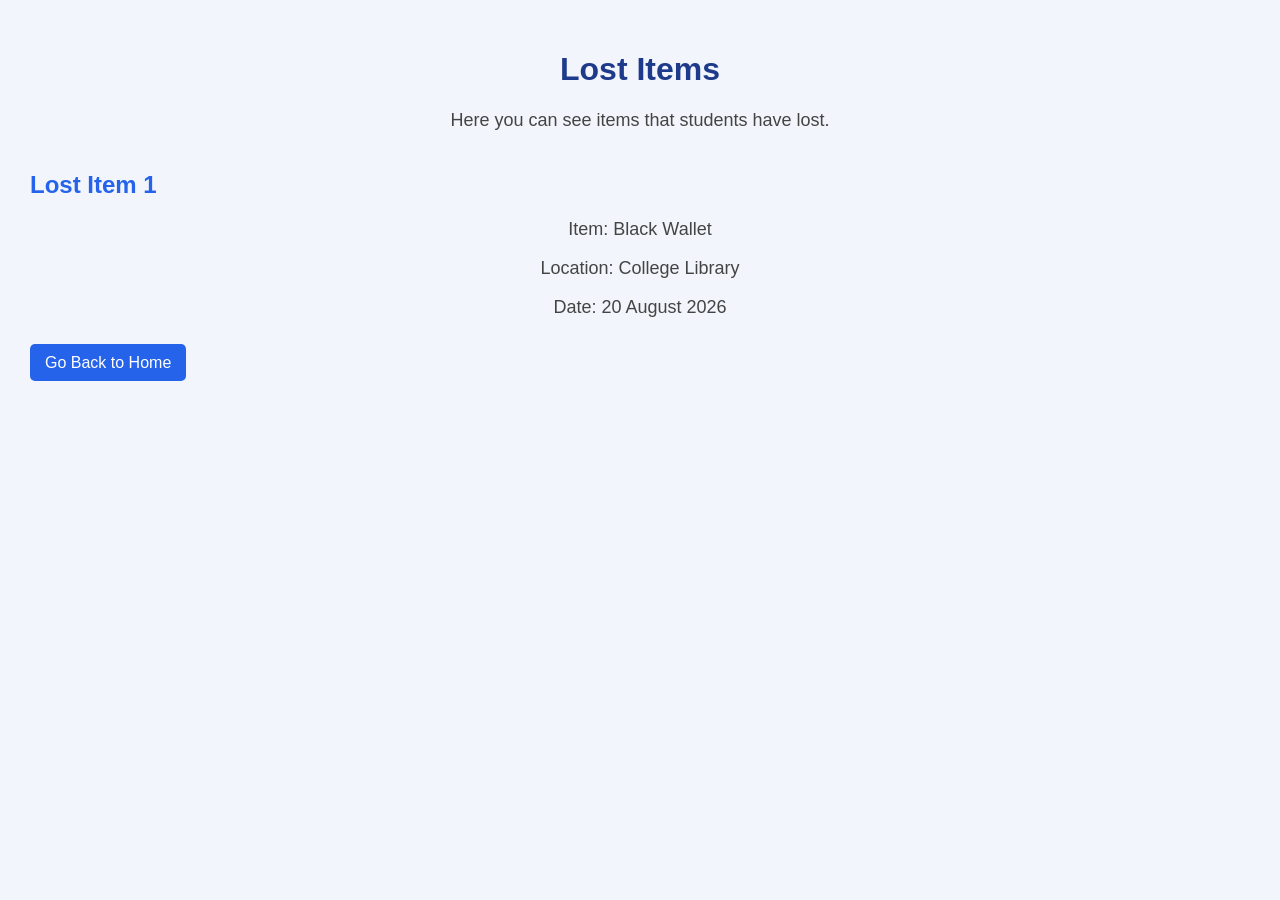
<file: ObjectFinder_Member2/frontend/lost.html>
<!DOCTYPE html>
<html>

<head>
    <title>Lost Items</title>
    <link rel="stylesheet" href="style.css">
</head>

<body>

    <h1>Lost Items</h1>

    <p>Here you can see items that students have lost.</p>

    <h2>Lost Item 1</h2>

    <p>Item: Black Wallet</p>
    <p>Location: College Library</p>
    <p>Date: 20 August 2026</p>

    <br>

    <a href="index.html">Go Back to Home</a>

</body>

</html>
</file>
<file: ObjectFinder_Member1/assets/css/style.css>
/* ============================================================
   ObjectFinder — Main Stylesheet
   Design System, Tokens, and Shared Components
   ============================================================ */

/* ── Google Fonts ── */
@import url('https://fonts.googleapis.com/css2?family=Inter:wght@300;400;500;600;700;800;900&family=Outfit:wght@400;500;600;700;800;900&display=swap');

/* ── CSS Variables / Design Tokens ── */
:root {
  /* Colours */
  --clr-navy: #0d1b3e;
  --clr-navy-mid: #112048;
  --clr-navy-light: #1a2f5e;
  --clr-navy-card: #0f1e45;
  --clr-red: #c8202f;
  --clr-red-hover: #e02535;
  --clr-red-dark: #a31825;
  --clr-blue: #1e5fd4;
  --clr-blue-light: #3b82f6;
  --clr-accent: #4fa3e3;
  --clr-white: #ffffff;
  --clr-off-white: #f0f4ff;
  --clr-text: #cdd8f5;
  --clr-muted: #8899cc;
  --clr-border: rgba(255, 255, 255, 0.08);
  --clr-border-mid: rgba(255, 255, 255, 0.14);
  --clr-overlay: rgba(13, 27, 62, 0.85);
  --clr-success: #22c55e;
  --clr-warning: #f59e0b;
  --clr-error: #ef4444;

  /* Typography */
  --font-heading: 'Outfit', sans-serif;
  --font-body: 'Inter', sans-serif;

  /* Spacing */
  --space-xs: 0.25rem;
  --space-sm: 0.5rem;
  --space-md: 1rem;
  --space-lg: 1.5rem;
  --space-xl: 2rem;
  --space-2xl: 3rem;
  --space-3xl: 4rem;
  --space-4xl: 6rem;

  /* Radius */
  --radius-sm: 6px;
  --radius-md: 10px;
  --radius-lg: 16px;
  --radius-xl: 24px;
  --radius-full: 9999px;

  /* Shadows */
  --shadow-sm: 0 2px 8px rgba(0, 0, 0, 0.3);
  --shadow-md: 0 4px 24px rgba(0, 0, 0, 0.4);
  --shadow-lg: 0 8px 40px rgba(0, 0, 0, 0.5);
  --shadow-red: 0 4px 20px rgba(200, 32, 47, 0.35);
  --shadow-blue: 0 4px 20px rgba(30, 95, 212, 0.35);

  /* Transitions */
  --transition-fast: 0.15s ease;
  --transition-normal: 0.25s ease;
  --transition-slow: 0.4s ease;

  /* Layout */
  --container-max: 1200px;
  --nav-height: 70px;
}

/* ── Global Reset & Anti-Select / Anti-Copy Protection ── */
*,
*::before,
*::after {
  box-sizing: border-box;
  margin: 0;
  padding: 0;
  -webkit-user-select: none !important;
  -moz-user-select: none !important;
  -ms-user-select: none !important;
  user-select: none !important;
  -webkit-touch-callout: none !important;
  -webkit-user-drag: none !important;
}

/* Allow normal text typing and selection strictly inside input fields and textareas */
input,
textarea {
  -webkit-user-select: text !important;
  -moz-user-select: text !important;
  -ms-user-select: text !important;
  user-select: text !important;
}

/* Make highlight selection transparent globally */
::selection {
  background: transparent !important;
  color: inherit !important;
}

::-moz-selection {
  background: transparent !important;
  color: inherit !important;
}

input::selection,
textarea::selection {
  background: rgba(200, 32, 47, 0.4) !important;
  color: #ffffff !important;
}

input::-moz-selection,
textarea::-moz-selection {
  background: rgba(200, 32, 47, 0.4) !important;
  color: #ffffff !important;
}

/* Prevent image dragging */
img,
svg,
picture {
  -webkit-user-drag: none !important;
  user-select: none !important;
}

html {
  scroll-behavior: smooth;
  font-size: 16px;
}

body {
  font-family: var(--font-body);
  background-color: var(--clr-navy);
  color: var(--clr-text);
  line-height: 1.6;
  min-height: 100vh;
  overflow-x: hidden;
}

img {
  max-width: 100%;
  display: block;
}

a {
  color: inherit;
  text-decoration: none;
}

ul,
ol {
  list-style: none;
}

button {
  cursor: pointer;
  border: none;
  background: none;
  font-family: inherit;
}

input,
textarea,
select {
  font-family: inherit;
}

select {
  background-color: #050b1a !important;
  color: #ffffff !important;
}

select option,
select optgroup {
  background-color: #050b1a !important;
  color: #ffffff !important;
}

/* ── Scrollbar ── */
::-webkit-scrollbar {
  width: 6px;
}

::-webkit-scrollbar-track {
  background: var(--clr-navy);
}

::-webkit-scrollbar-thumb {
  background: var(--clr-navy-light);
  border-radius: var(--radius-full);
}

::-webkit-scrollbar-thumb:hover {
  background: var(--clr-red);
}

/* ── Container ── */
.container {
  width: 100%;
  max-width: var(--container-max);
  margin: 0 auto;
  padding: 0 var(--space-xl);
}

/* ── Buttons ── */
.btn {
  display: inline-flex;
  align-items: center;
  justify-content: center;
  gap: var(--space-sm);
  padding: 0.625rem 1.5rem;
  border-radius: var(--radius-full);
  font-family: var(--font-body);
  font-weight: 600;
  font-size: 0.9rem;
  letter-spacing: 0.02em;
  transition: transform var(--transition-fast), box-shadow var(--transition-fast), background-color var(--transition-fast), color var(--transition-fast);
  white-space: nowrap;
  position: relative;
  overflow: hidden;
}

.btn::after {
  content: '';
  position: absolute;
  inset: 0;
  background: rgba(255, 255, 255, 0.08);
  opacity: 0;
  transition: opacity var(--transition-fast);
}

.btn:hover::after {
  opacity: 1;
}

.btn:active {
  transform: scale(0.97);
}

.btn-primary {
  background: var(--clr-red);
  color: var(--clr-white);
  box-shadow: var(--shadow-red);
}

.btn-primary:hover {
  background: var(--clr-red-hover);
  box-shadow: 0 6px 28px rgba(200, 32, 47, 0.5);
  transform: translateY(-1px);
}

.btn-secondary {
  background: transparent;
  color: var(--clr-white);
  border: 1.5px solid rgba(255, 255, 255, 0.35);
}

.btn-secondary:hover {
  border-color: rgba(255, 255, 255, 0.7);
  background: rgba(255, 255, 255, 0.07);
  transform: translateY(-1px);
}

.btn-outline-red {
  background: transparent;
  color: var(--clr-red);
  border: 1.5px solid var(--clr-red);
}

.btn-outline-red:hover {
  background: var(--clr-red);
  color: var(--clr-white);
  transform: translateY(-1px);
}

.btn-blue {
  background: var(--clr-blue);
  color: var(--clr-white);
  box-shadow: var(--shadow-blue);
}

.btn-blue:hover {
  background: var(--clr-blue-light);
  transform: translateY(-1px);
}

.btn-lg {
  padding: 0.85rem 2.25rem;
  font-size: 1rem;
}

.btn-sm {
  padding: 0.4rem 1rem;
  font-size: 0.82rem;
}

.btn-icon {
  width: 2.75rem;
  height: 2.75rem;
  padding: 0;
  border-radius: var(--radius-full);
}

/* ── Navigation ── */
.navbar {
  position: fixed;
  top: 0;
  left: 0;
  right: 0;
  z-index: 1000;
  height: var(--nav-height);
  background: rgba(13, 27, 62, 0.88);
  backdrop-filter: blur(16px);
  -webkit-backdrop-filter: blur(16px);
  border-bottom: 1px solid rgba(255, 255, 255, 0.08);
  transition: background 0.35s cubic-bezier(0.4, 0, 0.2, 1), box-shadow 0.35s cubic-bezier(0.4, 0, 0.2, 1), border-color 0.35s ease;
}

.navbar.scrolled {
  background: rgba(7, 15, 36, 0.97);
  border-bottom: 1px solid rgba(255, 255, 255, 0.12);
  box-shadow: 0 8px 30px -5px rgba(0, 0, 0, 0.6);
}

.nav-inner {
  display: flex;
  align-items: center;
  justify-content: space-between;
  height: 100%;
}

.nav-logo {
  display: flex;
  align-items: center;
  gap: 0.6rem;
  text-decoration: none;
}

.nav-logo-icon {
  width: 38px;
  height: 38px;
  background: var(--clr-red);
  border-radius: 10px;
  display: flex;
  align-items: center;
  justify-content: center;
  font-size: 1.1rem;
  box-shadow: var(--shadow-red);
  flex-shrink: 0;
  transition: transform var(--transition-fast);
}

.nav-logo:hover .nav-logo-icon {
  transform: rotate(-5deg) scale(1.08);
}

.nav-logo-text {
  display: flex;
  flex-direction: column;
  line-height: 1;
}

.nav-logo-name {
  font-family: var(--font-heading);
  font-weight: 800;
  font-size: 1.2rem;
  color: var(--clr-white);
  letter-spacing: -0.02em;
}

.nav-logo-tagline {
  font-size: 0.65rem;
  color: var(--clr-muted);
  letter-spacing: 0.05em;
  font-weight: 500;
}

.nav-links {
  display: flex;
  align-items: center;
  gap: 0.3rem;
  background: rgba(8, 16, 40, 0.65);
  padding: 0.3rem 0.45rem;
  border-radius: var(--radius-full);
  border: 1px solid rgba(255, 255, 255, 0.09);
  backdrop-filter: blur(12px);
  -webkit-backdrop-filter: blur(12px);
  box-shadow: inset 0 1px 2px rgba(255, 255, 255, 0.04), 0 4px 12px rgba(0, 0, 0, 0.25);
  position: relative;
}

.nav-link {
  position: relative;
  padding: 0.46rem 1.05rem;
  border-radius: var(--radius-full);
  color: #94a3b8;
  font-size: 0.88rem;
  font-weight: 500;
  text-decoration: none;
  border: 1px solid transparent;
  transition: all 0.25s cubic-bezier(0.4, 0, 0.2, 1);
  display: inline-flex;
  align-items: center;
  justify-content: center;
  letter-spacing: 0.01em;
  white-space: nowrap;
  user-select: none;
}

.nav-link:hover {
  color: #ffffff;
  background: rgba(255, 255, 255, 0.08);
  border-color: rgba(255, 255, 255, 0.14);
  transform: translateY(-1px);
}

/* ── Active Transparent Button Highlight (Glass Pill Effect) ── */
.nav-link.active {
  color: #ffffff;
  background: rgba(255, 255, 255, 0.14);
  backdrop-filter: blur(12px);
  -webkit-backdrop-filter: blur(12px);
  border: 1px solid rgba(255, 255, 255, 0.28);
  box-shadow: 
    0 4px 18px rgba(0, 0, 0, 0.32),
    inset 0 1px 1px rgba(255, 255, 255, 0.4),
    0 0 14px rgba(200, 32, 47, 0.2);
  font-weight: 600;
  transform: translateY(0);
}

/* Bottom neon accent pip for the active button */
.nav-link::after {
  content: '';
  position: absolute;
  bottom: 4px;
  left: 50%;
  transform: translateX(-50%) scaleX(0);
  width: 18px;
  height: 2px;
  border-radius: 999px;
  background: linear-gradient(90deg, #ef4444, #f87171);
  box-shadow: 0 0 8px rgba(239, 68, 68, 0.9);
  transition: transform 0.3s cubic-bezier(0.4, 0, 0.2, 1), opacity 0.3s ease;
  opacity: 0;
  pointer-events: none;
}

.nav-link.active::after {
  transform: translateX(-50%) scaleX(1);
  opacity: 1;
}

.nav-link:active {
  transform: scale(0.96);
}

.nav-actions {
  display: flex;
  align-items: center;
  gap: 0.6rem;
}

.nav-btn-admin {
  padding: 0.46rem 1.05rem;
  border-radius: var(--radius-full);
  color: var(--clr-muted);
  font-size: 0.88rem;
  font-weight: 500;
  border: 1px solid rgba(255, 255, 255, 0.14);
  background: rgba(255, 255, 255, 0.04);
  backdrop-filter: blur(8px);
  -webkit-backdrop-filter: blur(8px);
  transition: all var(--transition-fast);
  cursor: pointer;
}

.nav-btn-admin:hover,
.nav-btn-admin:active {
  color: var(--clr-white);
  border-color: rgba(255, 255, 255, 0.35);
  background: rgba(255, 255, 255, 0.12);
  transform: translateY(-1px);
  box-shadow: 0 4px 14px rgba(0, 0, 0, 0.2);
}

.nav-btn-signin {
  padding: 0.46rem 1.2rem;
  border-radius: var(--radius-full);
  color: var(--clr-white);
  font-size: 0.88rem;
  font-weight: 600;
  border: 1.5px solid rgba(255, 255, 255, 0.25);
  background: rgba(255, 255, 255, 0.03);
  backdrop-filter: blur(8px);
  -webkit-backdrop-filter: blur(8px);
  transition: all var(--transition-fast);
}

.nav-btn-signin:hover,
.nav-btn-signin:active {
  border-color: rgba(255, 255, 255, 0.6);
  background: rgba(255, 255, 255, 0.12);
  transform: translateY(-1px);
  box-shadow: 0 4px 16px rgba(0, 0, 0, 0.2);
}

.nav-btn-signup {
  padding: 0.5rem 1.25rem;
  border-radius: var(--radius-full);
  background: var(--clr-red);
  color: var(--clr-white);
  font-size: 0.88rem;
  font-weight: 600;
  box-shadow: var(--shadow-red);
  transition: all var(--transition-fast);
}

.nav-btn-signup:hover {
  background: var(--clr-red-hover);
  transform: translateY(-1px);
  box-shadow: 0 6px 24px rgba(200, 32, 47, 0.45);
}

/* Hamburger */
.nav-hamburger {
  display: none;
  flex-direction: column;
  gap: 5px;
  padding: 6px;
  cursor: pointer;
}

.nav-hamburger span {
  display: block;
  width: 24px;
  height: 2px;
  background: var(--clr-white);
  border-radius: 2px;
  transition: transform var(--transition-fast), opacity var(--transition-fast);
}

.nav-hamburger.open span:nth-child(1) {
  transform: translateY(7px) rotate(45deg);
}

.nav-hamburger.open span:nth-child(2) {
  opacity: 0;
}

.nav-hamburger.open span:nth-child(3) {
  transform: translateY(-7px) rotate(-45deg);
}

/* Mobile nav drawer */
.nav-mobile {
  display: none;
  position: fixed;
  top: var(--nav-height);
  left: 0;
  right: 0;
  background: rgba(9, 18, 42, 0.98);
  backdrop-filter: blur(20px);
  border-bottom: 1px solid var(--clr-border);
  padding: var(--space-lg) var(--space-xl);
  flex-direction: column;
  gap: var(--space-sm);
  z-index: 999;
  transform: translateY(-10px);
  opacity: 0;
  transition: transform var(--transition-normal), opacity var(--transition-normal);
}

.nav-mobile.open {
  transform: translateY(0);
  opacity: 1;
}

.nav-mobile .nav-link {
  padding: 0.75rem 1.1rem;
  width: 100%;
  display: block;
  border-radius: var(--radius-md);
  color: var(--clr-text);
  font-size: 0.95rem;
  font-weight: 500;
  border: 1px solid transparent;
  transition: all var(--transition-fast);
}

.nav-mobile .nav-link:hover {
  color: var(--clr-white);
  background: rgba(255, 255, 255, 0.08);
  border-color: rgba(255, 255, 255, 0.12);
}

.nav-mobile .nav-link.active {
  color: var(--clr-white);
  background: rgba(255, 255, 255, 0.15);
  backdrop-filter: blur(12px);
  -webkit-backdrop-filter: blur(12px);
  border: 1px solid rgba(255, 255, 255, 0.26);
  box-shadow: 0 4px 14px rgba(0, 0, 0, 0.25), inset 0 1px 1px rgba(255, 255, 255, 0.32);
  font-weight: 600;
}

.nav-mobile .nav-link::after {
  display: none;
}

.nav-mobile-divider {
  height: 1px;
  background: var(--clr-border);
  margin: var(--space-sm) 0;
}

.nav-mobile-actions {
  display: flex;
  gap: var(--space-sm);
  padding-top: var(--space-sm);
}

/* ── Section utilities ── */
.section {
  padding: var(--space-4xl) 0;
}

.section-sm {
  padding: var(--space-3xl) 0;
}

.section-header {
  text-align: center;
  margin-bottom: var(--space-3xl);
}

.section-label {
  display: inline-flex;
  align-items: center;
  gap: var(--space-sm);
  padding: 0.3rem 0.85rem;
  background: rgba(200, 32, 47, 0.12);
  border: 1px solid rgba(200, 32, 47, 0.25);
  border-radius: var(--radius-full);
  color: #f87070;
  font-size: 0.78rem;
  font-weight: 600;
  letter-spacing: 0.08em;
  text-transform: uppercase;
  margin-bottom: var(--space-md);
}

.section-title {
  font-family: var(--font-heading);
  font-weight: 800;
  font-size: clamp(1.75rem, 3.5vw, 2.5rem);
  color: var(--clr-white);
  line-height: 1.2;
  margin-bottom: var(--space-md);
}

.section-underline {
  width: 50px;
  height: 3px;
  background: var(--clr-red);
  border-radius: var(--radius-full);
  margin: var(--space-md) auto var(--space-lg);
}

.section-sub {
  color: var(--clr-muted);
  font-size: 1rem;
  max-width: 520px;
  margin: 0 auto;
  line-height: 1.7;
}

/* ── Cards ── */
.card {
  background: var(--clr-navy-card);
  border: 1px solid var(--clr-border);
  border-radius: var(--radius-lg);
  padding: var(--space-xl);
  transition: transform var(--transition-normal), box-shadow var(--transition-normal), border-color var(--transition-normal);
}

.card:hover {
  transform: translateY(-4px);
  box-shadow: var(--shadow-lg);
  border-color: var(--clr-border-mid);
}

.card-icon {
  width: 52px;
  height: 52px;
  border-radius: var(--radius-md);
  display: flex;
  align-items: center;
  justify-content: center;
  font-size: 1.4rem;
  margin-bottom: var(--space-lg);
}

.card-icon-red {
  background: rgba(200, 32, 47, 0.12);
  color: #f87070;
}

.card-icon-blue {
  background: rgba(30, 95, 212, 0.12);
  color: #60a5fa;
}

.card-icon-green {
  background: rgba(34, 197, 94, 0.12);
  color: #4ade80;
}

.card-icon-amber {
  background: rgba(245, 158, 11, 0.12);
  color: #fbbf24;
}

.card-icon-purple {
  background: rgba(139, 92, 246, 0.12);
  color: #a78bfa;
}

.card-title {
  font-family: var(--font-heading);
  font-weight: 700;
  font-size: 1.05rem;
  color: var(--clr-white);
  margin-bottom: var(--space-sm);
}

.card-desc {
  color: var(--clr-muted);
  font-size: 0.9rem;
  line-height: 1.65;
}

/* ── Hero ── */
.hero {
  position: relative;
  min-height: 100vh;
  display: flex;
  align-items: center;
  padding-top: var(--nav-height);
  overflow: hidden;
}

.hero-bg {
  position: absolute;
  inset: 0;
  background: linear-gradient(135deg, #080f24 0%, #0d1b3e 50%, #101e48 100%);
  z-index: 0;
}

.hero-bg-grid {
  position: absolute;
  inset: 0;
  background-image:
    linear-gradient(rgba(255, 255, 255, 0.025) 1px, transparent 1px),
    linear-gradient(90deg, rgba(255, 255, 255, 0.025) 1px, transparent 1px);
  background-size: 60px 60px;
  z-index: 1;
}

.hero-bg-glow-left {
  position: absolute;
  top: 20%;
  left: -15%;
  width: 600px;
  height: 600px;
  background: radial-gradient(circle, rgba(200, 32, 47, 0.12) 0%, transparent 70%);
  z-index: 2;
  animation: glow-pulse 6s ease-in-out infinite alternate;
}

.hero-bg-glow-right {
  position: absolute;
  bottom: 10%;
  right: -10%;
  width: 500px;
  height: 500px;
  background: radial-gradient(circle, rgba(30, 95, 212, 0.12) 0%, transparent 70%);
  z-index: 2;
  animation: glow-pulse 8s ease-in-out infinite alternate-reverse;
}

@keyframes glow-pulse {
  from {
    opacity: 0.6;
    transform: scale(1);
  }

  to {
    opacity: 1;
    transform: scale(1.05);
  }
}

.hero-content {
  position: relative;
  z-index: 10;
  display: grid;
  grid-template-columns: 1fr 1fr;
  gap: var(--space-3xl);
  align-items: center;
  padding: var(--space-3xl) 0;
}

.hero-badge {
  display: inline-flex;
  align-items: center;
  gap: var(--space-sm);
  padding: 0.35rem 0.9rem;
  background: rgba(200, 32, 47, 0.15);
  border: 1px solid rgba(200, 32, 47, 0.3);
  border-radius: var(--radius-full);
  color: #f87070;
  font-size: 0.78rem;
  font-weight: 700;
  letter-spacing: 0.1em;
  text-transform: uppercase;
  margin-bottom: var(--space-lg);
  animation: fade-in-up 0.6s ease both;
}

.hero-badge-dot {
  width: 6px;
  height: 6px;
  border-radius: 50%;
  background: var(--clr-red);
  animation: blink 1.5s ease-in-out infinite;
}

@keyframes blink {

  0%,
  100% {
    opacity: 1;
  }

  50% {
    opacity: 0.2;
  }
}

.hero-title {
  font-family: var(--font-heading);
  font-weight: 900;
  font-size: clamp(2.4rem, 5vw, 3.8rem);
  color: var(--clr-white);
  line-height: 1.1;
  margin-bottom: var(--space-lg);
  animation: fade-in-up 0.7s ease 0.1s both;
}

.hero-title .highlight {
  color: var(--clr-red);
  position: relative;
}

.hero-title .highlight::after {
  content: '';
  position: absolute;
  bottom: 4px;
  left: 0;
  right: 0;
  height: 3px;
  background: var(--clr-red);
  border-radius: 2px;
  opacity: 0.4;
}

.hero-desc {
  color: var(--clr-text);
  font-size: 1.05rem;
  line-height: 1.75;
  max-width: 480px;
  margin-bottom: var(--space-xl);
  animation: fade-in-up 0.7s ease 0.2s both;
}

.hero-cta {
  display: flex;
  gap: var(--space-md);
  flex-wrap: wrap;
  margin-bottom: var(--space-2xl);
  animation: fade-in-up 0.7s ease 0.3s both;
}

.hero-stats {
  display: flex;
  gap: var(--space-xl);
  animation: fade-in-up 0.7s ease 0.4s both;
}

.hero-stat-item {
  display: flex;
  flex-direction: column;
}

.hero-stat-number {
  font-family: var(--font-heading);
  font-weight: 800;
  font-size: 1.6rem;
  color: var(--clr-white);
  line-height: 1;
}

.hero-stat-label {
  font-size: 0.78rem;
  color: var(--clr-muted);
  margin-top: 2px;
}

.hero-stat-divider {
  width: 1px;
  background: var(--clr-border);
  align-self: stretch;
}

/* Hero visual */
.hero-visual {
  position: relative;
  display: flex;
  align-items: center;
  justify-content: center;
  animation: fade-in-up 0.8s ease 0.2s both;
}

.hero-card-main {
  background: rgba(255, 255, 255, 0.04);
  border: 1px solid var(--clr-border-mid);
  border-radius: var(--radius-xl);
  padding: var(--space-xl);
  backdrop-filter: blur(12px);
  width: 100%;
  max-width: 400px;
  box-shadow: var(--shadow-lg);
}

.hero-card-header {
  display: flex;
  align-items: center;
  gap: var(--space-md);
  margin-bottom: var(--space-lg);
  padding-bottom: var(--space-lg);
  border-bottom: 1px solid var(--clr-border);
}

.hero-card-logo {
  width: 44px;
  height: 44px;
  background: var(--clr-red);
  border-radius: 10px;
  display: flex;
  align-items: center;
  justify-content: center;
  font-size: 1.2rem;
  box-shadow: var(--shadow-red);
}

.hero-card-title {
  font-family: var(--font-heading);
  font-weight: 700;
  font-size: 1rem;
  color: var(--clr-white);
}

.hero-card-sub {
  font-size: 0.75rem;
  color: var(--clr-muted);
}

.hero-card-items {
  display: flex;
  flex-direction: column;
  gap: var(--space-sm);
  margin-bottom: var(--space-lg);
}

.hero-item-row {
  display: flex;
  align-items: center;
  gap: var(--space-md);
  padding: 0.7rem 0.9rem;
  background: rgba(255, 255, 255, 0.04);
  border: 1px solid var(--clr-border);
  border-radius: var(--radius-md);
  transition: border-color var(--transition-fast);
}

.hero-item-row:hover {
  border-color: var(--clr-border-mid);
}

.hero-item-icon {
  width: 36px;
  height: 36px;
  border-radius: var(--radius-sm);
  display: flex;
  align-items: center;
  justify-content: center;
  font-size: 1rem;
  flex-shrink: 0;
}

.hero-item-info {
  flex: 1;
}

.hero-item-name {
  font-size: 0.85rem;
  font-weight: 600;
  color: var(--clr-white);
}

.hero-item-loc {
  font-size: 0.72rem;
  color: var(--clr-muted);
  margin-top: 1px;
}

.hero-item-badge {
  font-size: 0.68rem;
  font-weight: 700;
  padding: 0.22rem 0.55rem;
  border-radius: var(--radius-full);
  letter-spacing: 0.04em;
  text-transform: uppercase;
}

.badge-lost {
  background: rgba(239, 68, 68, 0.15);
  color: #fca5a5;
  border: 1px solid rgba(239, 68, 68, 0.25);
}

.badge-found {
  background: rgba(34, 197, 94, 0.15);
  color: #86efac;
  border: 1px solid rgba(34, 197, 94, 0.25);
}

.hero-card-footer {
  display: flex;
  align-items: center;
  justify-content: space-between;
  padding-top: var(--space-md);
  border-top: 1px solid var(--clr-border);
}

.hero-card-note {
  font-size: 0.75rem;
  color: var(--clr-muted);
}

.hero-card-note strong {
  color: var(--clr-accent);
}

/* Floating elements */
.hero-float {
  position: absolute;
  animation: float 4s ease-in-out infinite alternate;
}

.hero-float-1 {
  top: -20px;
  right: -20px;
  background: rgba(200, 32, 47, 0.12);
  border: 1px solid rgba(200, 32, 47, 0.25);
  border-radius: var(--radius-lg);
  padding: 0.6rem 1rem;
  font-size: 0.78rem;
  color: #f87070;
  font-weight: 600;
  white-space: nowrap;
  backdrop-filter: blur(8px);
  animation-delay: -1s;
}

.hero-float-2 {
  bottom: -15px;
  left: -20px;
  background: rgba(34, 197, 94, 0.1);
  border: 1px solid rgba(34, 197, 94, 0.25);
  border-radius: var(--radius-lg);
  padding: 0.6rem 1rem;
  font-size: 0.78rem;
  color: #86efac;
  font-weight: 600;
  white-space: nowrap;
  backdrop-filter: blur(8px);
  animation-delay: -2s;
}

@keyframes float {
  from {
    transform: translateY(0px);
  }

  to {
    transform: translateY(-8px);
  }
}

/* ── Divider ── */
.section-divider {
  height: 1px;
  background: linear-gradient(90deg, transparent, var(--clr-border-mid), transparent);
}

/* ── Feature badge strip ── */
.feature-strip {
  background: var(--clr-navy-mid);
  border-top: 1px solid var(--clr-border);
  border-bottom: 1px solid var(--clr-border);
  padding: var(--space-xl) 0;
}

.feature-strip-inner {
  display: flex;
  align-items: center;
  justify-content: center;
  flex-wrap: wrap;
  gap: var(--space-3xl);
}

.feature-item {
  display: flex;
  align-items: center;
  gap: 0.6rem;
  color: var(--clr-text);
  font-size: 0.88rem;
  font-weight: 500;
}

.feature-item-icon {
  font-size: 1.1rem;
}

/* ── How It Works ── */
.steps-grid {
  display: grid;
  grid-template-columns: repeat(4, 1fr);
  gap: var(--space-xl);
  position: relative;
}

.steps-grid::before {
  content: '';
  position: absolute;
  top: 32px;
  left: 12.5%;
  right: 12.5%;
  height: 1px;
  background: linear-gradient(90deg, transparent, var(--clr-border-mid), transparent);
  z-index: 0;
}

.step-card {
  text-align: center;
  position: relative;
  z-index: 1;
}

.step-number {
  width: 64px;
  height: 64px;
  border-radius: 50%;
  background: var(--clr-navy-card);
  border: 2px solid var(--clr-border-mid);
  display: flex;
  align-items: center;
  justify-content: center;
  margin: 0 auto var(--space-lg);
  font-size: 1.4rem;
  position: relative;
  transition: border-color var(--transition-normal), box-shadow var(--transition-normal);
}

.step-card:hover .step-number {
  border-color: var(--clr-red);
  box-shadow: 0 0 0 4px rgba(200, 32, 47, 0.1);
}

.step-number-badge {
  position: absolute;
  top: -4px;
  right: -4px;
  width: 20px;
  height: 20px;
  background: var(--clr-red);
  border-radius: 50%;
  font-size: 0.6rem;
  font-weight: 700;
  color: var(--clr-white);
  display: flex;
  align-items: center;
  justify-content: center;
}

.step-title {
  font-family: var(--font-heading);
  font-weight: 700;
  font-size: 1rem;
  color: var(--clr-white);
  margin-bottom: var(--space-sm);
}

.step-desc {
  font-size: 0.85rem;
  color: var(--clr-muted);
  line-height: 1.6;
}

/* ── Benefits ── */
.benefits-grid {
  display: grid;
  grid-template-columns: repeat(3, 1fr);
  gap: var(--space-lg);
}

.benefit-card {
  background: var(--clr-navy-card);
  border: 1px solid var(--clr-border);
  border-radius: var(--radius-lg);
  padding: var(--space-xl);
  display: flex;
  gap: var(--space-lg);
  align-items: flex-start;
  transition: transform var(--transition-normal), box-shadow var(--transition-normal), border-color var(--transition-normal);
}

.benefit-card:hover {
  transform: translateY(-4px);
  box-shadow: var(--shadow-lg);
  border-color: var(--clr-border-mid);
}

.benefit-icon {
  width: 48px;
  height: 48px;
  border-radius: var(--radius-md);
  display: flex;
  align-items: center;
  justify-content: center;
  font-size: 1.25rem;
  flex-shrink: 0;
}

.benefit-content h3 {
  font-family: var(--font-heading);
  font-weight: 700;
  font-size: 1rem;
  color: var(--clr-white);
  margin-bottom: var(--space-xs);
}

.benefit-content p {
  font-size: 0.85rem;
  color: var(--clr-muted);
  line-height: 1.6;
}

/* ── CTA Banner ── */
.cta-banner {
  background: linear-gradient(135deg, var(--clr-navy-mid) 0%, var(--clr-navy-light) 100%);
  border: 1px solid var(--clr-border-mid);
  border-radius: var(--radius-xl);
  padding: var(--space-3xl);
  text-align: center;
  position: relative;
  overflow: hidden;
}

.cta-banner::before {
  content: '';
  position: absolute;
  top: 0;
  left: 50%;
  transform: translateX(-50%);
  width: 300px;
  height: 2px;
  background: linear-gradient(90deg, transparent, var(--clr-red), transparent);
}

.cta-banner h2 {
  font-family: var(--font-heading);
  font-weight: 800;
  font-size: clamp(1.5rem, 3vw, 2.25rem);
  color: var(--clr-white);
  margin-bottom: var(--space-md);
}

.cta-banner p {
  color: var(--clr-muted);
  margin-bottom: var(--space-xl);
  max-width: 460px;
  margin-left: auto;
  margin-right: auto;
}

.cta-banner-actions {
  display: flex;
  justify-content: center;
  gap: var(--space-md);
  flex-wrap: wrap;
}

/* ── Footer ── */
.footer {
  background: #080f24;
  border-top: 1px solid var(--clr-border);
  padding: var(--space-3xl) 0 var(--space-xl);
}

.footer-grid {
  display: grid;
  grid-template-columns: 2fr 1fr 1fr 1fr;
  gap: var(--space-2xl);
  margin-bottom: var(--space-2xl);
}

.footer-brand-tagline {
  color: var(--clr-muted);
  font-size: 0.88rem;
  line-height: 1.7;
  margin-top: var(--space-md);
  max-width: 260px;
}

.footer-col-title {
  font-family: var(--font-heading);
  font-weight: 700;
  font-size: 0.85rem;
  color: var(--clr-white);
  letter-spacing: 0.06em;
  text-transform: uppercase;
  margin-bottom: var(--space-lg);
}

.footer-links {
  display: flex;
  flex-direction: column;
  gap: var(--space-sm);
}

.footer-link {
  color: var(--clr-muted);
  font-size: 0.88rem;
  transition: color var(--transition-fast);
}

.footer-link:hover {
  color: var(--clr-text);
}

.footer-contact-item {
  display: flex;
  align-items: flex-start;
  gap: var(--space-sm);
  color: var(--clr-muted);
  font-size: 0.85rem;
  margin-bottom: var(--space-sm);
  line-height: 1.5;
}

.footer-contact-icon {
  font-size: 0.9rem;
  margin-top: 2px;
  flex-shrink: 0;
  color: var(--clr-accent);
}

.footer-bottom {
  display: flex;
  align-items: center;
  justify-content: space-between;
  padding-top: var(--space-xl);
  border-top: 1px solid var(--clr-border);
}

.footer-copy {
  color: var(--clr-muted);
  font-size: 0.8rem;
}

.footer-legal {
  display: flex;
  gap: var(--space-xl);
}

.footer-legal a {
  color: var(--clr-muted);
  font-size: 0.8rem;
  transition: color var(--transition-fast);
}

.footer-legal a:hover {
  color: var(--clr-text);
}

/* ── Toast notifications ── */
.toast-container {
  position: fixed;
  top: calc(var(--nav-height) + 1rem);
  right: var(--space-xl);
  z-index: 2000;
  display: flex;
  flex-direction: column;
  gap: var(--space-sm);
  pointer-events: none;
}

.toast {
  display: flex;
  align-items: center;
  gap: var(--space-md);
  padding: 0.9rem 1.25rem;
  background: var(--clr-navy-card);
  border: 1px solid var(--clr-border-mid);
  border-radius: var(--radius-md);
  box-shadow: var(--shadow-lg);
  min-width: 280px;
  max-width: 360px;
  pointer-events: all;
  animation: toast-in 0.3s ease both;
  font-size: 0.88rem;
  color: var(--clr-text);
}

.toast.removing {
  animation: toast-out 0.3s ease both;
}

.toast-icon {
  font-size: 1.1rem;
}

.toast-msg {
  flex: 1;
}

.toast-close {
  color: var(--clr-muted);
  transition: color var(--transition-fast);
  font-size: 1rem;
  line-height: 1;
  padding: 2px;
}

.toast-close:hover {
  color: var(--clr-text);
}

.toast-success {
  border-left: 3px solid var(--clr-success);
}

.toast-error {
  border-left: 3px solid var(--clr-error);
}

.toast-info {
  border-left: 3px solid var(--clr-blue-light);
}

@keyframes toast-in {
  from {
    opacity: 0;
    transform: translateX(20px);
  }

  to {
    opacity: 1;
    transform: translateX(0);
  }
}

@keyframes toast-out {
  from {
    opacity: 1;
    transform: translateX(0);
  }

  to {
    opacity: 0;
    transform: translateX(20px);
  }
}

/* ── Fade-in-up animation ── */
@keyframes fade-in-up {
  from {
    opacity: 0;
    transform: translateY(20px);
  }

  to {
    opacity: 1;
    transform: translateY(0);
  }
}

.animate-fade-up {
  opacity: 0;
  transform: translateY(24px);
  transition: opacity 0.6s ease, transform 0.6s ease;
}

.animate-fade-up.visible {
  opacity: 1;
  transform: translateY(0);
}

/* ── Responsive ── */
@media (max-width: 1024px) {
  .footer-grid {
    grid-template-columns: 1fr 1fr;
    gap: var(--space-xl);
  }

  .benefits-grid {
    grid-template-columns: repeat(2, 1fr);
  }

  .steps-grid {
    grid-template-columns: repeat(2, 1fr);
    gap: var(--space-xl);
  }

  .steps-grid::before {
    display: none;
  }
}

@media (max-width: 768px) {
  :root {
    --nav-height: 60px;
  }

  .nav-links {
    display: none;
  }

  .nav-actions {
    display: none;
  }

  .nav-hamburger {
    display: flex;
  }

  .nav-mobile {
    display: flex;
  }

  .hero-content {
    grid-template-columns: 1fr;
    text-align: center;
    gap: var(--space-2xl);
  }

  .hero-cta {
    justify-content: center;
  }

  .hero-stats {
    justify-content: center;
  }

  .hero-desc {
    margin-left: auto;
    margin-right: auto;
  }

  .hero-visual {
    display: none;
  }

  .steps-grid {
    grid-template-columns: 1fr 1fr;
  }

  .benefits-grid {
    grid-template-columns: 1fr;
  }

  .footer-grid {
    grid-template-columns: 1fr 1fr;
  }

  .footer-bottom {
    flex-direction: column;
    gap: var(--space-md);
    text-align: center;
  }

  .cta-banner {
    padding: var(--space-xl);
  }

  .feature-strip-inner {
    gap: var(--space-xl);
  }
}

@media (max-width: 480px) {
  .container {
    padding: 0 var(--space-lg);
  }

  .section {
    padding: var(--space-3xl) 0;
  }

  .hero-title {
    font-size: 2rem;
  }

  .steps-grid {
    grid-template-columns: 1fr;
  }

  .footer-grid {
    grid-template-columns: 1fr;
  }

  .footer-legal {
    gap: var(--space-lg);
  }
}
</file>
<file: ObjectFinder_Member1/assets/css/finder.css>
/* ============================================================
   ObjectFinder — finder.css
   Styles for Report Item, Register Item, View Reported Items,
   About Report & Register, and Admin Database Modal
   ============================================================ */

/* ── Nav highlight for View Reported Items (as per sketch) ── */
.nav-link-highlight {
  background: rgba(200, 32, 47, 0.16) !important;
  color: #fca5a5 !important;
  border: 1px solid rgba(200, 32, 47, 0.35) !important;
  font-weight: 600 !important;
}

.nav-link-highlight:hover {
  background: rgba(200, 32, 47, 0.28) !important;
  color: #ffffff !important;
  border-color: rgba(200, 32, 47, 0.55) !important;
  box-shadow: 0 0 16px rgba(200, 32, 47, 0.35) !important;
  transform: translateY(-1px);
}

.nav-link-highlight.active {
  background: rgba(200, 32, 47, 0.32) !important;
  color: #ffffff !important;
  border-color: rgba(248, 113, 113, 0.65) !important;
  box-shadow: 
    0 4px 20px rgba(200, 32, 47, 0.45),
    inset 0 1px 1px rgba(255, 255, 255, 0.4),
    0 0 18px rgba(239, 68, 68, 0.4) !important;
  font-weight: 700 !important;
}

.nav-link-highlight.active::after {
  background: #ffffff !important;
  box-shadow: 0 0 8px rgba(255, 255, 255, 0.9) !important;
}

/* ── Home: About Report & Register cards ── */
.report-register-overview {
  display: grid;
  grid-template-columns: 1fr 1fr;
  gap: var(--space-xl);
  margin-top: var(--space-2xl);
}

.rr-card {
  background: rgba(17, 32, 72, 0.65);
  border: 1px solid var(--clr-border);
  border-radius: var(--radius-xl);
  padding: var(--space-2xl);
  position: relative;
  overflow: hidden;
  transition: transform var(--transition-normal), border-color var(--transition-normal), box-shadow var(--transition-normal);
  display: flex;
  flex-direction: column;
}

.rr-card:hover {
  transform: translateY(-5px);
  border-color: var(--clr-border-mid);
  box-shadow: var(--shadow-lg);
}

.rr-card::before {
  content: '';
  position: absolute;
  top: 0;
  left: 0;
  right: 0;
  height: 3px;
}

.rr-card-lost::before {
  background: linear-gradient(90deg, #ef4444, #f87171);
}

.rr-card-found::before {
  background: linear-gradient(90deg, #22c55e, #4ade80);
}

.rr-icon {
  width: 56px;
  height: 56px;
  border-radius: var(--radius-lg);
  display: flex;
  align-items: center;
  justify-content: center;
  font-size: 1.6rem;
  margin-bottom: var(--space-lg);
}

.rr-icon-lost {
  background: rgba(239, 68, 68, 0.14);
  color: #fca5a5;
  border: 1px solid rgba(239, 68, 68, 0.25);
}

.rr-icon-found {
  background: rgba(34, 197, 94, 0.14);
  color: #86efac;
  border: 1px solid rgba(34, 197, 94, 0.25);
}

.rr-title {
  font-family: var(--font-heading);
  font-size: 1.35rem;
  font-weight: 800;
  color: var(--clr-white);
  margin-bottom: var(--space-sm);
}

.rr-desc {
  color: var(--clr-muted);
  font-size: 0.92rem;
  line-height: 1.7;
  margin-bottom: var(--space-xl);
  flex: 1;
}

.rr-points {
  display: flex;
  flex-direction: column;
  gap: 0.6rem;
  margin-bottom: var(--space-xl);
}

.rr-point {
  display: flex;
  align-items: center;
  gap: 0.6rem;
  font-size: 0.85rem;
  color: var(--clr-text);
}

.rr-point-icon {
  color: #4ade80;
  font-weight: 700;
}

/* ── Form Card & Layout (Report & Register forms) ── */
.finder-form-card {
  background: rgba(17, 32, 72, 0.6);
  border: 1px solid var(--clr-border-mid);
  border-radius: var(--radius-xl);
  padding: var(--space-3xl);
  backdrop-filter: blur(16px);
  -webkit-backdrop-filter: blur(16px);
  box-shadow: var(--shadow-lg);
  max-width: 900px;
  margin: 0 auto;
}

.form-section-banner {
  display: flex;
  align-items: center;
  gap: var(--space-md);
  padding-bottom: var(--space-md);
  margin-bottom: var(--space-xl);
  border-bottom: 1px solid var(--clr-border);
}

.form-section-badge {
  width: 32px;
  height: 32px;
  border-radius: 50%;
  background: var(--clr-red);
  color: var(--clr-white);
  display: flex;
  align-items: center;
  justify-content: center;
  font-weight: 800;
  font-size: 0.85rem;
}

.form-section-badge.badge-green {
  background: var(--clr-success);
}

.form-section-heading {
  font-family: var(--font-heading);
  font-size: 1.15rem;
  font-weight: 700;
  color: var(--clr-white);
}

.form-grid-2 {
  display: grid;
  grid-template-columns: 1fr 1fr;
  gap: var(--space-lg);
  margin-bottom: var(--space-lg);
}

.form-grid-full {
  margin-bottom: var(--space-lg);
}

.field-label {
  display: flex;
  align-items: center;
  justify-content: space-between;
  font-size: 0.85rem;
  font-weight: 600;
  color: var(--clr-text);
  margin-bottom: 0.45rem;
}

.field-label .required {
  color: var(--clr-red);
  margin-left: 2px;
}

.field-subnote {
  font-size: 0.72rem;
  color: #f87070;
  font-weight: 500;
  font-style: italic;
}

.input-box {
  position: relative;
  display: flex;
  align-items: center;
}

.input-box-icon {
  position: absolute;
  left: 1rem;
  font-size: 1rem;
  color: var(--clr-muted);
  pointer-events: none;
  z-index: 2;
}

.field-ctrl {
  width: 100%;
  padding: 0.75rem 1rem 0.75rem 2.85rem;
  background: rgba(255, 255, 255, 0.05);
  border: 1px solid var(--clr-border);
  border-radius: var(--radius-md);
  color: var(--clr-white);
  font-family: var(--font-body);
  font-size: 0.9rem;
  transition: all var(--transition-fast);
  outline: none;
}

.field-ctrl:hover {
  border-color: var(--clr-border-mid);
}

.field-ctrl:focus {
  border-color: var(--clr-red);
  background: rgba(255, 255, 255, 0.08);
  box-shadow: 0 0 0 3px rgba(200, 32, 47, 0.2);
}

select.field-ctrl,
select.dept-filter-select,
select {
  cursor: pointer;
  appearance: none;
  -webkit-appearance: none;
  -moz-appearance: none;
  background-color: #050b1a !important;
  color: #ffffff !important;
  border: 1px solid rgba(255, 255, 255, 0.22) !important;
}

select.field-ctrl:focus,
select.dept-filter-select:focus,
select:focus {
  border-color: var(--clr-red) !important;
  background-color: #030712 !important;
  box-shadow: 0 0 0 3px rgba(200, 32, 47, 0.3) !important;
}

/* Dropdown options: Solid black background with clear white font */
select.field-ctrl option,
select.field-ctrl optgroup,
select.dept-filter-select option,
select option,
select optgroup {
  background-color: #030712 !important;
  color: #ffffff !important;
  padding: 10px 14px;
  font-size: 0.92rem;
}

select option:checked,
select option:hover {
  background-color: #1e293b !important;
  color: #ffffff !important;
}

select optgroup {
  font-weight: 700;
  color: #fca5a5 !important;
  background-color: #030712 !important;
}

.select-arrow {
  position: absolute;
  right: 1rem;
  color: var(--clr-muted);
  pointer-events: none;
  font-size: 0.8rem;
}

textarea.field-ctrl {
  padding-left: 1rem;
  min-height: 110px;
  resize: vertical;
  line-height: 1.6;
}

.dept-dropdown-hint {
  font-size: 0.75rem;
  color: var(--clr-muted);
  margin-top: 0.35rem;
}

.dept-tags-preview {
  display: flex;
  gap: 0.4rem;
  flex-wrap: wrap;
  margin-top: 0.4rem;
}

.dept-tag {
  font-size: 0.68rem;
  padding: 0.15rem 0.45rem;
  background: rgba(255, 255, 255, 0.06);
  border: 1px solid var(--clr-border);
  border-radius: 4px;
  color: var(--clr-muted);
}

.dept-tag.active {
  background: rgba(200, 32, 47, 0.2);
  border-color: var(--clr-red);
  color: #ff99a0;
}

/* ── Date input styling (Calendar only, cursor pointer, dark scheme) ── */
input[type="date"].field-ctrl {
  cursor: pointer;
  color-scheme: dark;
  user-select: none;
}

input[type="date"]::-webkit-calendar-picker-indicator {
  cursor: pointer;
  filter: invert(1);
  opacity: 0.85;
  padding: 4px;
  border-radius: 4px;
  transition: opacity 0.2s ease, transform 0.2s ease;
}

input[type="date"]::-webkit-calendar-picker-indicator:hover {
  opacity: 1;
  transform: scale(1.15);
}

.form-actions-bar {
  display: flex;
  align-items: center;
  gap: var(--space-md);
  margin-top: var(--space-2xl);
  padding-top: var(--space-xl);
  border-top: 1px solid var(--clr-border);
}

/* ── View Reported Items: Filter Bar ── */
.view-items-controls {
  background: rgba(17, 32, 72, 0.7);
  border: 1px solid var(--clr-border);
  border-radius: var(--radius-xl);
  padding: var(--space-lg);
  margin-bottom: var(--space-2xl);
  display: flex;
  flex-wrap: wrap;
  gap: var(--space-md);
  align-items: center;
  justify-content: space-between;
}

.filter-pills {
  display: flex;
  gap: 0.4rem;
  background: rgba(8, 15, 36, 0.6);
  padding: 4px;
  border-radius: var(--radius-full);
  border: 1px solid var(--clr-border);
}

.filter-pill {
  padding: 0.45rem 1.1rem;
  border-radius: var(--radius-full);
  font-size: 0.85rem;
  font-weight: 600;
  color: var(--clr-muted);
  transition: all var(--transition-fast);
}

.filter-pill:hover {
  color: var(--clr-white);
}

.filter-pill.active {
  background: var(--clr-red);
  color: var(--clr-white);
  box-shadow: var(--shadow-red);
}

.filter-pill.pill-found.active {
  background: var(--clr-success);
  box-shadow: 0 4px 16px rgba(34, 197, 94, 0.35);
}

.search-box-wrap {
  flex: 1;
  min-width: 240px;
  position: relative;
  display: flex;
  align-items: center;
}

.search-icon {
  position: absolute;
  left: 1rem;
  color: var(--clr-muted);
  font-size: 0.95rem;
}

.search-input {
  width: 100%;
  padding: 0.65rem 1rem 0.65rem 2.6rem;
  background: rgba(8, 15, 36, 0.6);
  border: 1px solid var(--clr-border);
  border-radius: var(--radius-full);
  color: var(--clr-white);
  font-size: 0.88rem;
  outline: none;
  transition: all var(--transition-fast);
}

.search-input:focus {
  border-color: var(--clr-accent);
  background: rgba(8, 15, 36, 0.85);
  box-shadow: 0 0 0 3px rgba(79, 163, 227, 0.2);
}

.dept-filter-select-wrap {
  position: relative;
  display: flex;
  align-items: center;
}

.dept-filter-select {
  padding: 0.65rem 2.2rem 0.65rem 1rem;
  background-color: #050b1a !important;
  border: 1px solid rgba(255, 255, 255, 0.22) !important;
  border-radius: var(--radius-full);
  color: #ffffff !important;
  font-size: 0.85rem;
  font-weight: 600;
  outline: none;
  appearance: none;
  -webkit-appearance: none;
  cursor: pointer;
}

.dept-filter-select:focus {
  border-color: var(--clr-accent) !important;
  background-color: #030712 !important;
}

/* ── Reported Items Grid ── */
.reported-items-grid {
  display: grid;
  grid-template-columns: repeat(3, 1fr);
  gap: var(--space-xl);
}

.item-report-card {
  background: var(--clr-navy-card);
  border: 1px solid var(--clr-border);
  border-radius: var(--radius-lg);
  padding: var(--space-xl);
  display: flex;
  flex-direction: column;
  transition: transform var(--transition-normal), box-shadow var(--transition-normal), border-color var(--transition-normal);
  position: relative;
  overflow: hidden;
}

.item-report-card:hover {
  transform: translateY(-4px);
  box-shadow: var(--shadow-lg);
  border-color: var(--clr-border-mid);
}

.item-card-top {
  display: flex;
  align-items: center;
  justify-content: space-between;
  margin-bottom: var(--space-md);
}

.badge-tag {
  font-size: 0.72rem;
  font-weight: 700;
  padding: 0.25rem 0.65rem;
  border-radius: var(--radius-full);
  text-transform: uppercase;
  letter-spacing: 0.05em;
}

.badge-tag-lost {
  background: rgba(239, 68, 68, 0.16);
  color: #fca5a5;
  border: 1px solid rgba(239, 68, 68, 0.3);
}

.badge-tag-found {
  background: rgba(34, 197, 94, 0.16);
  color: #86efac;
  border: 1px solid rgba(34, 197, 94, 0.3);
}

.item-dept-badge {
  font-size: 0.75rem;
  font-weight: 700;
  padding: 0.2rem 0.55rem;
  border-radius: 4px;
  background: rgba(255, 255, 255, 0.08);
  color: var(--clr-accent);
  border: 1px solid var(--clr-border);
}

.item-icon-box {
  width: 48px;
  height: 48px;
  border-radius: var(--radius-md);
  display: flex;
  align-items: center;
  justify-content: center;
  font-size: 1.4rem;
  margin-bottom: var(--space-md);
}

.item-card-title {
  font-family: var(--font-heading);
  font-size: 1.15rem;
  font-weight: 700;
  color: var(--clr-white);
  margin-bottom: 0.35rem;
}

.item-card-desc {
  font-size: 0.88rem;
  color: var(--clr-muted);
  line-height: 1.6;
  margin-bottom: var(--space-lg);
  flex: 1;
}

.item-meta-row {
  display: flex;
  flex-direction: column;
  gap: 0.35rem;
  padding-bottom: var(--space-md);
  margin-bottom: var(--space-md);
  border-bottom: 1px solid var(--clr-border);
  font-size: 0.8rem;
  color: var(--clr-muted);
}

.item-meta-entry {
  display: flex;
  align-items: center;
  gap: 0.45rem;
}

.item-reporter-info {
  display: flex;
  align-items: center;
  gap: 0.65rem;
  margin-bottom: var(--space-md);
}

.reporter-avatar {
  width: 34px;
  height: 34px;
  border-radius: 50%;
  background: rgba(255, 255, 255, 0.08);
  display: flex;
  align-items: center;
  justify-content: center;
  font-size: 0.85rem;
  border: 1px solid var(--clr-border);
}

.reporter-text {
  display: flex;
  flex-direction: column;
}

.reporter-name {
  font-size: 0.85rem;
  font-weight: 600;
  color: var(--clr-text);
}

.reporter-role {
  font-size: 0.72rem;
  color: var(--clr-muted);
}

.item-card-footer {
  display: flex;
  align-items: center;
  justify-content: space-between;
  padding-top: var(--space-md);
  border-top: 1px solid var(--clr-border);
  font-size: 0.82rem;
}

.item-contact-btn {
  padding: 0.35rem 0.85rem;
  border-radius: var(--radius-full);
  font-size: 0.78rem;
  font-weight: 600;
  background: rgba(255, 255, 255, 0.08);
  color: var(--clr-white);
  border: 1px solid var(--clr-border-mid);
  transition: all var(--transition-fast);
}

.item-contact-btn:hover {
  background: var(--clr-red);
  border-color: var(--clr-red);
  box-shadow: var(--shadow-red);
}

/* ── No items found state ── */
.empty-items-state {
  grid-column: 1 / -1;
  text-align: center;
  padding: var(--space-3xl);
  background: rgba(17, 32, 72, 0.4);
  border: 1px dashed var(--clr-border-mid);
  border-radius: var(--radius-xl);
}

.empty-state-icon {
  font-size: 3rem;
  margin-bottom: var(--space-md);
}

/* ── Admin Database Modal (As per top of sketch) ── */
.admin-modal-backdrop {
  position: fixed;
  inset: 0;
  background: rgba(8, 15, 36, 0.88);
  backdrop-filter: blur(12px);
  -webkit-backdrop-filter: blur(12px);
  z-index: 2000;
  display: flex;
  align-items: center;
  justify-content: center;
  padding: var(--space-xl);
  opacity: 0;
  pointer-events: none;
  transition: opacity 0.25s ease;
}

.admin-modal-backdrop.open {
  opacity: 1;
  pointer-events: all;
}

.admin-modal-box {
  background: var(--clr-navy-mid);
  border: 1.5px solid var(--clr-border-mid);
  border-radius: var(--radius-xl);
  width: 100%;
  max-width: 480px;
  padding: var(--space-2xl);
  box-shadow: var(--shadow-lg);
  transform: translateY(20px) scale(0.97);
  transition: transform 0.25s ease;
  position: relative;
}

.admin-modal-backdrop.open .admin-modal-box {
  transform: translateY(0) scale(1);
}

.admin-modal-header {
  display: flex;
  align-items: center;
  justify-content: space-between;
  margin-bottom: var(--space-lg);
  padding-bottom: var(--space-md);
  border-bottom: 1px solid var(--clr-border);
}

.admin-modal-title {
  display: flex;
  align-items: center;
  gap: 0.5rem;
  font-family: var(--font-heading);
  font-size: 1.25rem;
  font-weight: 800;
  color: var(--clr-white);
}

.admin-modal-close {
  color: var(--clr-muted);
  font-size: 1.3rem;
  cursor: pointer;
  padding: 4px;
  line-height: 1;
  border-radius: 4px;
  transition: color var(--transition-fast);
}

.admin-modal-close:hover {
  color: var(--clr-white);
}

.admin-db-verify-box {
  background: rgba(200, 32, 47, 0.08);
  border: 1px solid rgba(200, 32, 47, 0.25);
  border-radius: var(--radius-md);
  padding: 0.85rem 1rem;
  margin-bottom: var(--space-xl);
  font-size: 0.82rem;
  color: #ff99a0;
  display: flex;
  align-items: flex-start;
  gap: 0.6rem;
}

.admin-db-status {
  padding: 0.75rem 1rem;
  border-radius: var(--radius-md);
  margin-top: var(--space-lg);
  font-size: 0.85rem;
  display: none;
}

.admin-db-status.status-checking {
  display: flex;
  align-items: center;
  gap: 0.5rem;
  background: rgba(59, 130, 246, 0.12);
  border: 1px solid rgba(59, 130, 246, 0.3);
  color: #93c5fd;
}

.admin-db-status.status-verified {
  display: flex;
  align-items: center;
  gap: 0.5rem;
  background: rgba(34, 197, 94, 0.12);
  border: 1px solid rgba(34, 197, 94, 0.3);
  color: #86efac;
}

.admin-db-status.status-error {
  display: flex;
  align-items: center;
  gap: 0.5rem;
  background: rgba(239, 68, 68, 0.12);
  border: 1px solid rgba(239, 68, 68, 0.3);
  color: #fca5a5;
}

/* ── Form validation feedback & hints ── */
.input-hint-msg {
  display: none;
  font-size: 0.76rem;
  margin-top: 0.35rem;
  line-height: 1.4;
  font-weight: 500;
}

.input-hint-msg.hint-error {
  display: block;
  color: #fca5a5;
}

.input-hint-msg.hint-success {
  display: block;
  color: #86efac;
}

.field-ctrl.input-error {
  border-color: #ef4444 !important;
  box-shadow: 0 0 0 3px rgba(239, 68, 68, 0.25) !important;
}

.field-ctrl.input-success {
  border-color: #22c55e !important;
}

/* ── Responsive adjustments ── */
@media (max-width: 1024px) {
  .reported-items-grid {
    grid-template-columns: repeat(2, 1fr);
  }
}

@media (max-width: 768px) {
  .report-register-overview {
    grid-template-columns: 1fr;
  }

  .form-grid-2 {
    grid-template-columns: 1fr;
  }

  .reported-items-grid {
    grid-template-columns: 1fr;
  }

  .finder-form-card {
    padding: var(--space-xl);
  }

  .view-items-controls {
    flex-direction: column;
    align-items: stretch;
  }

  .filter-pills {
    justify-content: center;
  }
}
</file>
<file: ObjectFinder_Member2/frontend/style.css>
body {
    font-family: Arial, sans-serif;
    background-color: #f2f6fc;
    margin: 0;
    padding: 40px;
}

h1 {
    color: #1e3a8a;
    text-align: center;
}

p {
    font-size: 18px;
    color: #444;
}

h2 {
    color: #2563eb;
    margin-top: 40px;
}

a {
    color: white;
    background-color: #2563eb;
    padding: 10px 15px;
    text-decoration: none;
    border-radius: 5px;
}

a:hover {
    background-color: #1e3a8a;
}
/* Home Page */

body {
    font-family: Arial, sans-serif;
    background-color: #f2f6fc;
    margin: 0;
    padding: 30px;
}

h1 {
    color: #1e3a8a;
    text-align: center;
}

p {
    color: #444;
    font-size: 18px;
    text-align: center;
}

nav {
    text-align: center;
    margin-top: 30px;
    padding: 15px;
    background-color: #1e3a8a;
}

nav a {
    color: white;
    text-decoration: none;
    margin: 0 15px;
}

nav a:hover {
    color: #bfdbfe;
}
/* Hero Section */

.hero {
    text-align: center;
    background-color: white;
    padding: 50px 20px;
    margin-top: 30px;
}

.hero h2 {
    font-size: 35px;
    color: #1e3a8a;
    margin-bottom: 15px;
}

.hero p {
    font-size: 18px;
    color: #555;
    margin-bottom: 25px;
}

.hero a {
    display: inline-block;
    background-color: #2563eb;
    color: white;
    padding: 12px 20px;
    text-decoration: none;
    border-radius: 6px;
}

.hero a:hover {
    background-color: #1e3a8a;
}
/* Quick Actions */

.actions {
    text-align: center;
    padding: 50px 20px;
}

.actions h2 {
    color: #1e3a8a;
    font-size: 30px;
    margin-bottom: 30px;
}

.action-container {
    display: flex;
    justify-content: center;
    gap: 30px;
    flex-wrap: wrap;
}

.action-card {
    background-color: white;
    width: 300px;
    padding: 30px;
    border-radius: 10px;
    box-shadow: 0 4px 15px rgba(0, 0, 0, 0.1);
}

.action-card h3 {
    color: #2563eb;
}

.action-card p {
    color: #555;
    line-height: 1.5;
}

.action-card a {
    display: inline-block;
    background-color: #2563eb;
    color: white;
    padding: 10px 15px;
    text-decoration: none;
    border-radius: 5px;
}

.action-card a:hover {
    background-color: #1e3a8a;
}
</file>
<file: ObjectFinder_Member1/assets/css/auth.css>
/* ============================================================
   ObjectFinder — Auth Stylesheet
   Sign Up, Sign In, Email Verification, Forgot Password
   ============================================================ */

/* ── Auth layout wrapper ── */
.auth-page {
  min-height: 100vh;
  background: linear-gradient(135deg, #080f24 0%, #0d1b3e 50%, #0a1530 100%);
  display: flex;
  flex-direction: column;
  overflow-x: hidden;
}

.auth-bg-grid {
  position: fixed;
  inset: 0;
  background-image:
    linear-gradient(rgba(255,255,255,0.02) 1px, transparent 1px),
    linear-gradient(90deg, rgba(255,255,255,0.02) 1px, transparent 1px);
  background-size: 60px 60px;
  z-index: 0;
  pointer-events: none;
}

.auth-bg-glow {
  position: fixed;
  top: -200px;
  right: -200px;
  width: 700px;
  height: 700px;
  background: radial-gradient(circle, rgba(200,32,47,0.08) 0%, transparent 65%);
  z-index: 0;
  pointer-events: none;
}

.auth-bg-glow-2 {
  position: fixed;
  bottom: -200px;
  left: -200px;
  width: 600px;
  height: 600px;
  background: radial-gradient(circle, rgba(30,95,212,0.08) 0%, transparent 65%);
  z-index: 0;
  pointer-events: none;
}

/* ── Auth nav ── */
.auth-nav {
  position: relative;
  z-index: 100;
  height: 64px;
  display: flex;
  align-items: center;
  padding: 0 var(--space-xl);
  border-bottom: 1px solid var(--clr-border);
  background: rgba(8, 15, 36, 0.8);
  backdrop-filter: blur(16px);
}

.auth-nav-inner {
  width: 100%;
  max-width: var(--container-max);
  margin: 0 auto;
  display: flex;
  align-items: center;
  justify-content: space-between;
}

/* ── Auth main ── */
.auth-main {
  flex: 1;
  display: flex;
  align-items: center;
  justify-content: center;
  padding: var(--space-2xl) var(--space-xl);
  position: relative;
  z-index: 10;
}

/* ── Auth layout: card + panel ── */
.auth-layout {
  display: grid;
  grid-template-columns: 1fr 420px;
  min-height: calc(100vh - 64px);
  width: 100%;
  max-width: 1100px;
  margin: 0 auto;
  gap: 0;
  position: relative;
  z-index: 10;
}

.auth-layout-simple {
  display: flex;
  align-items: center;
  justify-content: center;
  width: 100%;
  min-height: calc(100vh - 64px);
  position: relative;
  z-index: 10;
}

/* ── Left panel (branding side) ── */
.auth-panel {
  display: flex;
  flex-direction: column;
  justify-content: center;
  padding: var(--space-3xl) var(--space-3xl) var(--space-3xl) var(--space-xl);
}

.auth-panel-badge {
  display: inline-flex;
  align-items: center;
  gap: var(--space-sm);
  padding: 0.35rem 0.9rem;
  background: rgba(200, 32, 47, 0.15);
  border: 1px solid rgba(200, 32, 47, 0.3);
  border-radius: var(--radius-full);
  color: #f87070;
  font-size: 0.75rem;
  font-weight: 700;
  letter-spacing: 0.08em;
  text-transform: uppercase;
  margin-bottom: var(--space-lg);
  width: fit-content;
}

.auth-panel-title {
  font-family: var(--font-heading);
  font-weight: 900;
  font-size: clamp(1.8rem, 3.5vw, 2.6rem);
  color: var(--clr-white);
  line-height: 1.15;
  margin-bottom: var(--space-md);
}

.auth-panel-title .highlight {
  color: var(--clr-red);
}

.auth-panel-desc {
  color: var(--clr-muted);
  font-size: 0.95rem;
  line-height: 1.7;
  margin-bottom: var(--space-2xl);
  max-width: 360px;
}

.auth-panel-features {
  display: flex;
  flex-direction: column;
  gap: var(--space-md);
  margin-bottom: var(--space-2xl);
}

.auth-panel-feature {
  display: flex;
  align-items: center;
  gap: 0.75rem;
}

.auth-panel-feature-icon {
  width: 32px;
  height: 32px;
  border-radius: var(--radius-sm);
  background: rgba(200,32,47,0.1);
  border: 1px solid rgba(200,32,47,0.2);
  display: flex;
  align-items: center;
  justify-content: center;
  font-size: 0.9rem;
  flex-shrink: 0;
  color: #f87070;
}

.auth-panel-feature-text {
  font-size: 0.88rem;
  color: var(--clr-text);
}

.auth-panel-quote {
  padding: var(--space-lg);
  background: rgba(255,255,255,0.03);
  border: 1px solid var(--clr-border);
  border-left: 3px solid var(--clr-red);
  border-radius: var(--radius-md);
  color: var(--clr-muted);
  font-size: 0.9rem;
  font-style: italic;
  line-height: 1.6;
}

/* ── Auth card (form side) ── */
.auth-card {
  background: rgba(15, 25, 60, 0.7);
  border: 1px solid var(--clr-border);
  border-radius: var(--radius-xl);
  padding: var(--space-2xl) var(--space-xl);
  backdrop-filter: blur(20px);
  -webkit-backdrop-filter: blur(20px);
  box-shadow: var(--shadow-lg);
  width: 100%;
  max-width: 440px;
  animation: fade-in-up 0.5s ease both;
}

.auth-card-lg {
  max-width: 500px;
  padding: var(--space-2xl);
}

.auth-card-header {
  margin-bottom: var(--space-xl);
}

.auth-card-title {
  font-family: var(--font-heading);
  font-weight: 800;
  font-size: 1.5rem;
  color: var(--clr-white);
  margin-bottom: var(--space-xs);
}

.auth-card-sub {
  color: var(--clr-muted);
  font-size: 0.88rem;
  line-height: 1.5;
}

/* ── Form elements ── */
.form-group {
  margin-bottom: var(--space-lg);
  position: relative;
}

.form-label {
  display: block;
  font-size: 0.82rem;
  font-weight: 600;
  color: var(--clr-text);
  margin-bottom: 0.4rem;
  letter-spacing: 0.02em;
}

.form-label .required {
  color: var(--clr-red);
  margin-left: 2px;
}

.input-wrapper {
  position: relative;
  display: flex;
  align-items: center;
}

.form-input {
  width: 100%;
  padding: 0.75rem 1rem;
  background: rgba(255,255,255,0.05);
  border: 1.5px solid rgba(255,255,255,0.1);
  border-radius: var(--radius-md);
  color: var(--clr-white);
  font-size: 0.9rem;
  font-family: var(--font-body);
  transition: border-color var(--transition-fast), background var(--transition-fast), box-shadow var(--transition-fast);
  outline: none;
  -webkit-appearance: none;
}

.form-input::placeholder {
  color: rgba(136, 153, 204, 0.55);
  font-size: 0.88rem;
}

.form-input:focus {
  border-color: var(--clr-blue-light);
  background: rgba(255,255,255,0.07);
  box-shadow: 0 0 0 3px rgba(59,130,246,0.12);
}

.form-input.has-icon-left  { padding-left: 2.75rem; }
.form-input.has-icon-right { padding-right: 2.75rem; }

.input-icon {
  position: absolute;
  top: 50%;
  transform: translateY(-50%);
  font-size: 1rem;
  color: var(--clr-muted);
  pointer-events: none;
  z-index: 1;
  line-height: 1;
}

.input-icon-left  { left: 0.9rem; }
.input-icon-right { right: 0.9rem; pointer-events: all; cursor: pointer; transition: color var(--transition-fast); }
.input-icon-right:hover { color: var(--clr-text); }

/* Validation states */
.form-input.valid {
  border-color: var(--clr-success);
  box-shadow: 0 0 0 3px rgba(34,197,94,0.1);
}

.form-input.invalid {
  border-color: var(--clr-error);
  box-shadow: 0 0 0 3px rgba(239,68,68,0.1);
}

.form-hint {
  font-size: 0.76rem;
  margin-top: 0.4rem;
  padding-left: 0.1rem;
  display: flex;
  align-items: center;
  gap: 0.3rem;
  min-height: 1.1rem;
  transition: opacity var(--transition-fast);
}

.form-hint.hint-error   { color: #fca5a5; }
.form-hint.hint-success { color: #86efac; }
.form-hint.hint-info    { color: var(--clr-muted); }

/* ── Password strength ── */
.password-strength {
  margin-top: 0.5rem;
}

.strength-bar {
  display: flex;
  gap: 3px;
  margin-bottom: 0.35rem;
}

.strength-seg {
  flex: 1;
  height: 3px;
  border-radius: 2px;
  background: rgba(255,255,255,0.1);
  transition: background var(--transition-normal);
}

.strength-seg.weak   { background: var(--clr-error); }
.strength-seg.fair   { background: var(--clr-warning); }
.strength-seg.good   { background: #84cc16; }
.strength-seg.strong { background: var(--clr-success); }

.strength-label {
  font-size: 0.73rem;
  color: var(--clr-muted);
}

/* ── Checkbox ── */
.form-check {
  display: flex;
  align-items: flex-start;
  gap: 0.6rem;
  cursor: pointer;
}

.form-check-input {
  width: 16px;
  height: 16px;
  min-width: 16px;
  border-radius: 4px;
  border: 1.5px solid rgba(255,255,255,0.2);
  background: rgba(255,255,255,0.05);
  cursor: pointer;
  accent-color: var(--clr-red);
  margin-top: 2px;
}

.form-check-label {
  font-size: 0.83rem;
  color: var(--clr-muted);
  line-height: 1.5;
  user-select: none;
}

.form-check-label a {
  color: var(--clr-accent);
  text-decoration: underline;
  transition: color var(--transition-fast);
}
.form-check-label a:hover { color: var(--clr-white); }

/* ── Submit button ── */
.btn-submit {
  width: 100%;
  padding: 0.85rem;
  border-radius: var(--radius-md);
  background: var(--clr-red);
  color: var(--clr-white);
  font-weight: 700;
  font-size: 0.95rem;
  box-shadow: var(--shadow-red);
  transition: background var(--transition-fast), transform var(--transition-fast), box-shadow var(--transition-fast);
  position: relative;
  overflow: hidden;
}

.btn-submit::before {
  content: '';
  position: absolute;
  inset: 0;
  background: linear-gradient(90deg, transparent, rgba(255,255,255,0.08), transparent);
  transform: translateX(-100%);
  transition: transform 0.5s ease;
}

.btn-submit:hover::before {
  transform: translateX(100%);
}

.btn-submit:hover {
  background: var(--clr-red-hover);
  transform: translateY(-1px);
  box-shadow: 0 6px 28px rgba(200,32,47,0.5);
}

.btn-submit:active {
  transform: translateY(0);
}

.btn-submit:disabled {
  opacity: 0.55;
  cursor: not-allowed;
  transform: none;
}

.btn-submit.loading {
  color: transparent;
}

.btn-submit.loading::after {
  content: '';
  position: absolute;
  width: 20px;
  height: 20px;
  border: 2px solid rgba(255,255,255,0.4);
  border-top-color: var(--clr-white);
  border-radius: 50%;
  animation: spin 0.7s linear infinite;
  top: 50%;
  left: 50%;
  transform: translate(-50%, -50%);
}

@keyframes spin {
  to { transform: translate(-50%, -50%) rotate(360deg); }
}

/* ── Auth divider ── */
.auth-divider {
  display: flex;
  align-items: center;
  gap: var(--space-md);
  margin: var(--space-xl) 0;
}

.auth-divider-line {
  flex: 1;
  height: 1px;
  background: var(--clr-border);
}

.auth-divider-text {
  font-size: 0.78rem;
  color: var(--clr-muted);
  white-space: nowrap;
}

/* ── Auth footer links ── */
.auth-footer-link {
  text-align: center;
  font-size: 0.85rem;
  color: var(--clr-muted);
  margin-top: var(--space-lg);
}

.auth-footer-link a {
  color: var(--clr-accent);
  font-weight: 600;
  transition: color var(--transition-fast);
}

.auth-footer-link a:hover { color: var(--clr-white); }

/* ── Forgot password link ── */
.forgot-link {
  font-size: 0.8rem;
  color: var(--clr-accent);
  transition: color var(--transition-fast);
}

.forgot-link:hover { color: var(--clr-white); }

/* ── Email verification screen ── */
.verify-screen {
  display: none;
  flex-direction: column;
  align-items: center;
  text-align: center;
  padding: var(--space-xl) 0;
  animation: fade-in-up 0.5s ease both;
}

.verify-screen.active { display: flex; }

.verify-icon-wrap {
  width: 80px;
  height: 80px;
  border-radius: 50%;
  display: flex;
  align-items: center;
  justify-content: center;
  margin: 0 auto var(--space-xl);
  font-size: 2rem;
}

.verify-icon-wrap.pending {
  background: rgba(245,158,11,0.12);
  border: 2px solid rgba(245,158,11,0.3);
  color: #fbbf24;
  animation: verify-pulse 2s ease infinite;
}

.verify-icon-wrap.success {
  background: rgba(34,197,94,0.12);
  border: 2px solid rgba(34,197,94,0.3);
  color: #4ade80;
}

@keyframes verify-pulse {
  0%, 100% { box-shadow: 0 0 0 0 rgba(245,158,11,0.2); }
  50%       { box-shadow: 0 0 0 12px rgba(245,158,11,0); }
}

.verify-title {
  font-family: var(--font-heading);
  font-weight: 800;
  font-size: 1.4rem;
  color: var(--clr-white);
  margin-bottom: var(--space-md);
}

.verify-desc {
  color: var(--clr-muted);
  font-size: 0.9rem;
  line-height: 1.65;
  max-width: 320px;
  margin: 0 auto var(--space-xl);
}

.verify-demo-notice {
  display: flex;
  align-items: flex-start;
  gap: var(--space-sm);
  padding: 0.75rem 1rem;
  background: rgba(245,158,11,0.08);
  border: 1px solid rgba(245,158,11,0.2);
  border-radius: var(--radius-md);
  text-align: left;
  margin-bottom: var(--space-xl);
  width: 100%;
}

.verify-demo-icon {
  font-size: 0.9rem;
  color: #fbbf24;
  margin-top: 2px;
  flex-shrink: 0;
}

.verify-demo-text {
  font-size: 0.8rem;
  color: #fcd34d;
  line-height: 1.5;
}

.verify-actions {
  display: flex;
  flex-direction: column;
  gap: var(--space-sm);
  width: 100%;
}

/* ── Reset steps ── */
.reset-steps {
  display: flex;
  flex-direction: column;
}

.reset-step {
  display: none;
  animation: fade-in-up 0.4s ease both;
}

.reset-step.active { display: block; }

/* ── Demo notice banner ── */
.demo-notice {
  display: flex;
  align-items: flex-start;
  gap: var(--space-sm);
  padding: 0.75rem 1rem;
  background: rgba(59,130,246,0.08);
  border: 1px solid rgba(59,130,246,0.2);
  border-radius: var(--radius-md);
  margin-bottom: var(--space-lg);
}

.demo-notice-icon {
  font-size: 0.9rem;
  color: var(--clr-blue-light);
  margin-top: 2px;
  flex-shrink: 0;
}

.demo-notice-text {
  font-size: 0.8rem;
  color: #93c5fd;
  line-height: 1.5;
}

/* ── Success / confirmation states ── */
.confirm-card {
  text-align: center;
  padding: var(--space-2xl) var(--space-xl);
}

.confirm-icon {
  width: 72px;
  height: 72px;
  border-radius: 50%;
  background: rgba(34,197,94,0.12);
  border: 2px solid rgba(34,197,94,0.3);
  color: #4ade80;
  font-size: 1.8rem;
  display: flex;
  align-items: center;
  justify-content: center;
  margin: 0 auto var(--space-xl);
}

.confirm-title {
  font-family: var(--font-heading);
  font-weight: 800;
  font-size: 1.4rem;
  color: var(--clr-white);
  margin-bottom: var(--space-md);
}

.confirm-desc {
  color: var(--clr-muted);
  font-size: 0.9rem;
  line-height: 1.65;
  margin-bottom: var(--space-xl);
}

/* ── Alert messages ── */
.alert {
  display: flex;
  align-items: flex-start;
  gap: var(--space-sm);
  padding: 0.8rem 1rem;
  border-radius: var(--radius-md);
  font-size: 0.85rem;
  margin-bottom: var(--space-lg);
}

.alert-icon {
  font-size: 0.95rem;
  flex-shrink: 0;
  margin-top: 1px;
}

.alert-text { flex: 1; line-height: 1.5; }

.alert-error {
  background: rgba(239,68,68,0.1);
  border: 1px solid rgba(239,68,68,0.25);
  color: #fca5a5;
}

.alert-success {
  background: rgba(34,197,94,0.1);
  border: 1px solid rgba(34,197,94,0.25);
  color: #86efac;
}

.alert-info {
  background: rgba(59,130,246,0.1);
  border: 1px solid rgba(59,130,246,0.25);
  color: #93c5fd;
}

/* ── OTP display ── */
.otp-display {
  display: flex;
  justify-content: center;
  gap: 0.5rem;
  margin: var(--space-lg) 0;
}

.otp-box {
  width: 44px;
  height: 52px;
  background: rgba(255,255,255,0.06);
  border: 1.5px solid rgba(255,255,255,0.12);
  border-radius: var(--radius-md);
  display: flex;
  align-items: center;
  justify-content: center;
  font-family: var(--font-heading);
  font-size: 1.2rem;
  font-weight: 700;
  color: var(--clr-white);
  letter-spacing: 0.05em;
}

.otp-box.filled {
  background: rgba(34,197,94,0.1);
  border-color: rgba(34,197,94,0.4);
  color: #4ade80;
}

/* ── Responsive (Auth) ── */
@media (max-width: 900px) {
  .auth-layout {
    grid-template-columns: 1fr;
    max-width: 480px;
    margin: auto;
  }

  .auth-panel {
    display: none;
  }

  .auth-card {
    max-width: 100%;
  }
}

@media (max-width: 480px) {
  .auth-card {
    padding: var(--space-xl) var(--space-lg);
    border-radius: var(--radius-lg);
  }

  .auth-main {
    padding: var(--space-lg) var(--space-md);
    align-items: flex-start;
    padding-top: var(--space-xl);
  }
}
</file>
